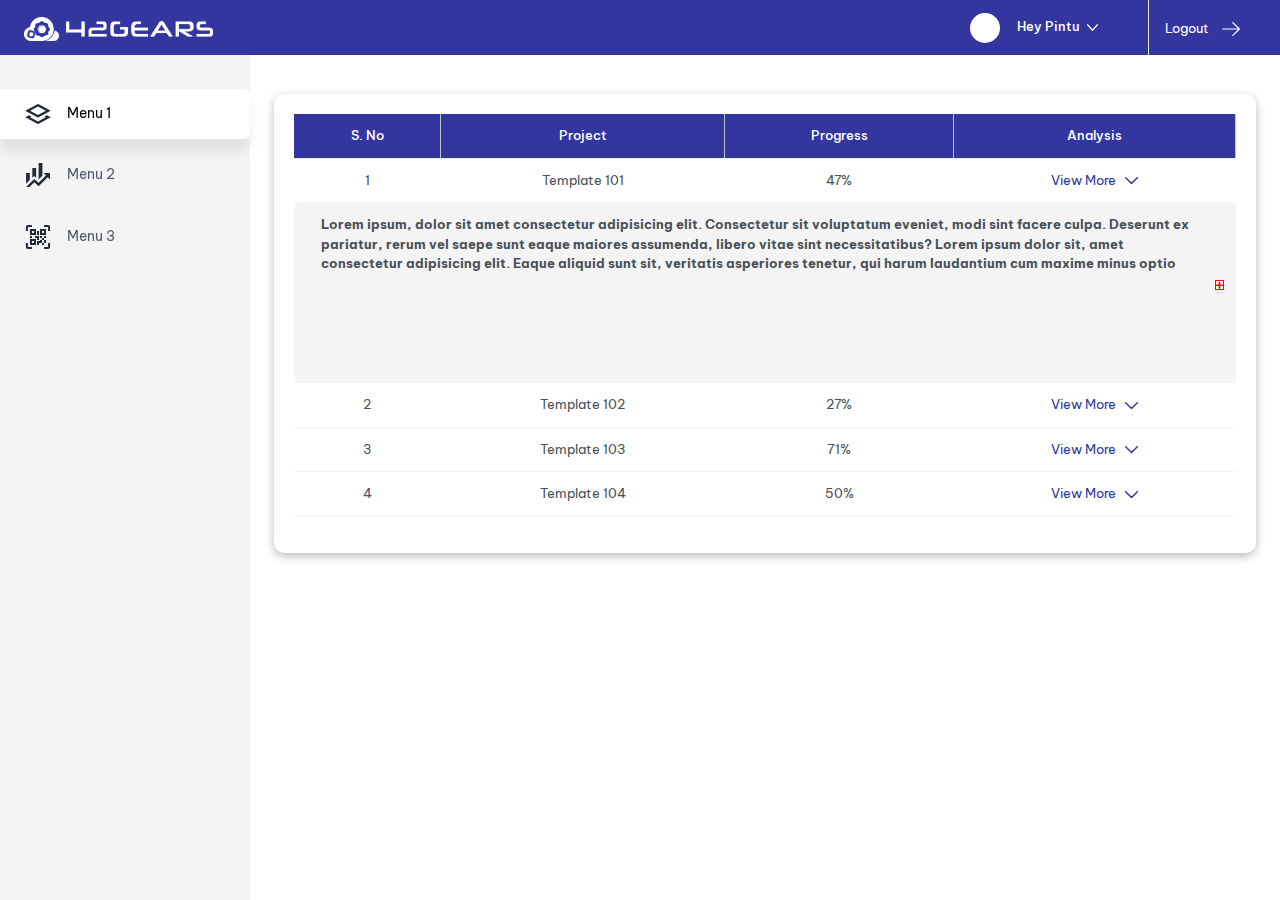
<file: index.html>
<!doctype html>
<html lang="en">

<head>
    <meta charset="utf-8" />
    <title>42gears</title>
    <meta name="viewport" content="width=device-width, initial-scale=1.0">
    <link href="assets/css/bootstrap.min.css" rel="stylesheet" type="text/css" />
    <link href="assets/css/icons.min.css" rel="stylesheet" type="text/css" />
    <link href="assets/css/style.css" rel="stylesheet" type="text/css" />
</head>

<body>

    <div id="layout-wrapper">

        <!-- ------HEADER CODE START------ -->

        <header id="page-topbar">
            <div class="navbar-header">
                <div class="d-flex">
                    <div class="navbar-brand-box">
                        <a href="index.html" class="logo logo-dark">
                            <span class="logo-sm">
                                <img src="assets/images/small-logo.png" alt="" height="30">
                            </span>
                            <span class="logo-lg">
                                <img src="assets/images/logo.png" alt="" height="24">
                            </span>
                        </a>
                        <a href="index.html" class="logo logo-light">
                            <span class="logo-sm">
                                <img src="assets/images/small-logo.png" alt="" height="30">
                            </span>
                            <span class="logo-lg">
                                <img src="assets/images/logo.png" alt="" height="24">
                        </a>
                    </div>
                    <button type="button" class="btn btn-sm px-3 font-size-16 header-item menu-bar" id="vertical-menu-btn">
                        <i class="fa fa-fw fa-bars"></i>
                    </button>
                </div>
        
                <div class="d-flex">
                    <div class="dropdown d-inline-block">
                        <button type="button" class="btn header-item bg-soft-light border-end" id="page-header-user-dropdown"
                            data-bs-toggle="dropdown" aria-haspopup="true" aria-expanded="false">
                            <img class="rounded-circle header-profile-user" src="assets/images/profile.png">
                            <span class="d-none d-xl-inline-block ms-1 fw-medium">Hey Pintu</span>
                            <img class="down-arrow" src="assets/images/Arrow_Down_White.svg">
                        </button>
                        <div class="dropdown-menu dropdown-menu-end">
                            <a class="dropdown-item" href="javascript:void(0);"> Profile</a>
                        </div>
                    </div>
                    <div class="d-inline-block">
                        <a class="dropdown-item logout header-item" href="javascript:void(0);">
                            Logout <img src="assets/images/Logout_Arrow.svg"></a>
                    </div>
                </div>
            </div>
        </header>

        <!-- ------HEADER CODE END------ -->


        <!-- ------ASIDE CODE START------ -->
        <div class="vertical-menu">
            <div data-simplebar class="h-100">
                <div id="sidebar-menu">
                    <ul class="metismenu list-unstyled" id="side-menu">
                        <li>
                            <a href="index.html" class="active">
                                <img src="assets/images/Menu_Icon1.svg">
                                <span data-key="t-dashboard">Menu 1</span>
                            </a>
                        </li>
                        <li>
                            <a href="menu2.html">
                                <img src="assets/images/Menu_Icon2.svg">
                                <span data-key="t-chat">Menu 2</span>
                            </a>
                        </li>
                        <li>
                            <a href="menu3.html">
                                <img src="assets/images/Menu_Icon3.svg">
                                <span data-key="t-chat">Menu 3</span>
                            </a>
                        </li>
                    </ul>
                </div>
            </div>
        </div>
        <!-- ------ASIDE CODE END------ -->



        <!-- ------SECTION CODE START------ -->
        <div class="main-content">
            <div class="page-content">
                <div class="container-fluid">
                    <div class="row">
                        <div class="col-xl-12 col-md-12">
                            <div class="card card-h-100">
                                <div class="card-body">
                                    <div class="table-section">
                                        <table class="table">
                                            <thead>
                                              <tr>
                                                <th>S. No</th>
                                                <th>Project</th>
                                                <th>Progress</th>
                                                <th>Analysis</th>
                                              </tr>
                                            </thead>
                                            <tbody>
                                              
                                                <tr>
                                                <td>1</td>
                                                <td>Template 101</td>
                                                <td>47%</td>
                                                <td><a class="viewmore" href="javascript:void(0);">View More <svg xmlns="http://www.w3.org/2000/svg" viewBox="0 0 18.2 10.1"><g id="Layer_2" data-name="Layer 2"><g id="Layer_1-2" data-name="Layer 1"><polyline class="cls-1" points="17.2 1 9.1 9.1 1 1"/></g></g></svg></a> </td>
                                              </tr>

                                            <tr class="viewtext" style="display: table-row;">
                                                <td colspan="4">
                                                    <p class="text show-more-height">
                                                       Lorem ipsum, dolor sit amet consectetur adipisicing elit. Consectetur sit voluptatum eveniet, modi sint facere culpa. Deserunt ex pariatur, rerum vel saepe sunt eaque maiores assumenda, libero vitae sint necessitatibus? Lorem ipsum dolor sit, amet consectetur adipisicing elit. Eaque aliquid sunt sit, veritatis asperiores tenetur, qui harum laudantium cum maxime minus optio provident cumque quis impedit quos, necessitatibus ipsum est. Lorem ipsum dolor sit amet consectetur adipisicing elit. Sequi, at magni nihil nemo modi blanditiis earum assumenda quod exercitationem veniam sed dicta vitae iure accusamus praesentium voluptas, ducimus quia reiciendis!
                                                       Lorem ipsum, dolor sit amet consectetur adipisicing elit. Consectetur sit voluptatum eveniet, modi sint facere culpa. Deserunt ex pariatur, rerum vel saepe sunt eaque maiores assumenda, libero vitae sint necessitatibus? Lorem ipsum dolor sit, amet consectetur adipisicing elit. Eaque aliquid sunt sit, veritatis asperiores tenetur, qui harum laudantium cum maxime minus optio provident cumque quis impedit quos, necessitatibus ipsum est. Lorem ipsum dolor sit amet consectetur adipisicing elit. Sequi, at magni nihil nemo modi blanditiis earum assumenda quod exercitationem veniam sed dicta vitae iure accusamus praesentium voluptas, ducimus quia reiciendis!
                                                    </p>

                                                    <div class="show-more"><i class='fas fa-plus'></i></div>
                                                </td>
                                            </tr>


                                            <tr>
                                                <td>2</td>
                                                <td>Template 102</td>
                                                <td>27%</td>
                                                <td><a class="viewmore" href="javascript:void(0);">View More <svg xmlns="http://www.w3.org/2000/svg" viewBox="0 0 18.2 10.1"><g id="Layer_2" data-name="Layer 2"><g id="Layer_1-2" data-name="Layer 1"><polyline class="cls-1" points="17.2 1 9.1 9.1 1 1"/></g></g></svg></a> </td>
                                              </tr>
                                              <tr class="viewtext">
                                                <td colspan="4">
                                                    <p class="text show-more-height">
                                                       Lorem ipsum, dolor sit amet consectetur adipisicing elit. Consectetur sit voluptatum eveniet, modi sint facere culpa. Deserunt ex pariatur, rerum vel saepe sunt eaque maiores assumenda, libero vitae sint necessitatibus? Lorem ipsum dolor sit, amet consectetur adipisicing elit. Eaque aliquid sunt sit, veritatis asperiores tenetur, qui harum laudantium cum maxime minus optio provident cumque quis impedit quos, necessitatibus ipsum est. Lorem ipsum dolor sit amet consectetur adipisicing elit. Sequi, at magni nihil nemo modi blanditiis earum assumenda quod exercitationem veniam sed dicta vitae iure accusamus praesentium voluptas, ducimus quia reiciendis!
                                                       Lorem ipsum, dolor sit amet consectetur adipisicing elit. Consectetur sit voluptatum eveniet, modi sint facere culpa. Deserunt ex pariatur, rerum vel saepe sunt eaque maiores assumenda, libero vitae sint necessitatibus? Lorem ipsum dolor sit, amet consectetur adipisicing elit. Eaque aliquid sunt sit, veritatis asperiores tenetur, qui harum laudantium cum maxime minus optio provident cumque quis impedit quos, necessitatibus ipsum est. Lorem ipsum dolor sit amet consectetur adipisicing elit. Sequi, at magni nihil nemo modi blanditiis earum assumenda quod exercitationem veniam sed dicta vitae iure accusamus praesentium voluptas, ducimus quia reiciendis!
                                                    </p>

                                                    <div class="show-more"><i class='fas fa-plus'></i></div>
                                                </td>
                                            </tr>


                                              <tr>
                                                <td>3</td>
                                                <td>Template 103</td>
                                                <td>71%</td>
                                                <td><a class="viewmore" href="javascript:void(0);">View More <svg xmlns="http://www.w3.org/2000/svg" viewBox="0 0 18.2 10.1"><g id="Layer_2" data-name="Layer 2"><g id="Layer_1-2" data-name="Layer 1"><polyline class="cls-1" points="17.2 1 9.1 9.1 1 1"/></g></g></svg></a> </td>
                                              </tr>
                                              <tr class="viewtext">
                                                <td colspan="4">
                                                    <p class="text show-more-height">
                                                       Lorem ipsum, dolor sit amet consectetur adipisicing elit. Consectetur sit voluptatum eveniet, modi sint facere culpa. Deserunt ex pariatur, rerum vel saepe sunt eaque maiores assumenda, libero vitae sint necessitatibus? Lorem ipsum dolor sit, amet consectetur adipisicing elit. Eaque aliquid sunt sit, veritatis asperiores tenetur, qui harum laudantium cum maxime minus optio provident cumque quis impedit quos, necessitatibus ipsum est. Lorem ipsum dolor sit amet consectetur adipisicing elit. Sequi, at magni nihil nemo modi blanditiis earum assumenda quod exercitationem veniam sed dicta vitae iure accusamus praesentium voluptas, ducimus quia reiciendis!
                                                       Lorem ipsum, dolor sit amet consectetur adipisicing elit. Consectetur sit voluptatum eveniet, modi sint facere culpa. Deserunt ex pariatur, rerum vel saepe sunt eaque maiores assumenda, libero vitae sint necessitatibus? Lorem ipsum dolor sit, amet consectetur adipisicing elit. Eaque aliquid sunt sit, veritatis asperiores tenetur, qui harum laudantium cum maxime minus optio provident cumque quis impedit quos, necessitatibus ipsum est. Lorem ipsum dolor sit amet consectetur adipisicing elit. Sequi, at magni nihil nemo modi blanditiis earum assumenda quod exercitationem veniam sed dicta vitae iure accusamus praesentium voluptas, ducimus quia reiciendis!
                                                    </p>

                                                    <div class="show-more"><i class='fas fa-plus'></i></div>
                                                </td>
                                            </tr>

                                              <tr>
                                                <td>4</td>
                                                <td>Template 104</td>
                                                <td>50%</td>
                                                <td><a class="viewmore" href="javascript:void(0);">View More <svg xmlns="http://www.w3.org/2000/svg" viewBox="0 0 18.2 10.1"><g id="Layer_2" data-name="Layer 2"><g id="Layer_1-2" data-name="Layer 1"><polyline class="cls-1" points="17.2 1 9.1 9.1 1 1"/></g></g></svg></a> </td>
                                              </tr>
                                              <tr class="viewtext">
                                                <td colspan="4">
                                                    <p class="text show-more-height">
                                                       Lorem ipsum, dolor sit amet consectetur adipisicing elit. Consectetur sit voluptatum eveniet, modi sint facere culpa. Deserunt ex pariatur, rerum vel saepe sunt eaque maiores assumenda, libero vitae sint necessitatibus? Lorem ipsum dolor sit, amet consectetur adipisicing elit. Eaque aliquid sunt sit, veritatis asperiores tenetur, qui harum laudantium cum maxime minus optio provident cumque quis impedit quos, necessitatibus ipsum est. Lorem ipsum dolor sit amet consectetur adipisicing elit. Sequi, at magni nihil nemo modi blanditiis earum assumenda quod exercitationem veniam sed dicta vitae iure accusamus praesentium voluptas, ducimus quia reiciendis!
                                                       Lorem ipsum, dolor sit amet consectetur adipisicing elit. Consectetur sit voluptatum eveniet, modi sint facere culpa. Deserunt ex pariatur, rerum vel saepe sunt eaque maiores assumenda, libero vitae sint necessitatibus? Lorem ipsum dolor sit, amet consectetur adipisicing elit. Eaque aliquid sunt sit, veritatis asperiores tenetur, qui harum laudantium cum maxime minus optio provident cumque quis impedit quos, necessitatibus ipsum est. Lorem ipsum dolor sit amet consectetur adipisicing elit. Sequi, at magni nihil nemo modi blanditiis earum assumenda quod exercitationem veniam sed dicta vitae iure accusamus praesentium voluptas, ducimus quia reiciendis!
                                                    </p>

                                                    <div class="show-more"><i class='fas fa-plus'></i></div>
                                                </td>
                                            </tr>
                                          
                                             
                                            </tbody>
                                          </table>
                                    </div>
                                </div>
                            </div>
                        </div>
                    </div>
                </div>
            </div>
        </div>
        <!-- ------SECTION CODE END------ -->
    </div>


    <script src="assets/js/jquery.min.js"></script>
    <script src="assets/js/bootstrap.bundle.min.js"></script>
    <script src="assets/js/metisMenu.min.js"></script>
    <script src="assets/js/feather.min.js"></script>
    <script src="assets/js/script.js"></script>

   
</body>

</html>
</file>
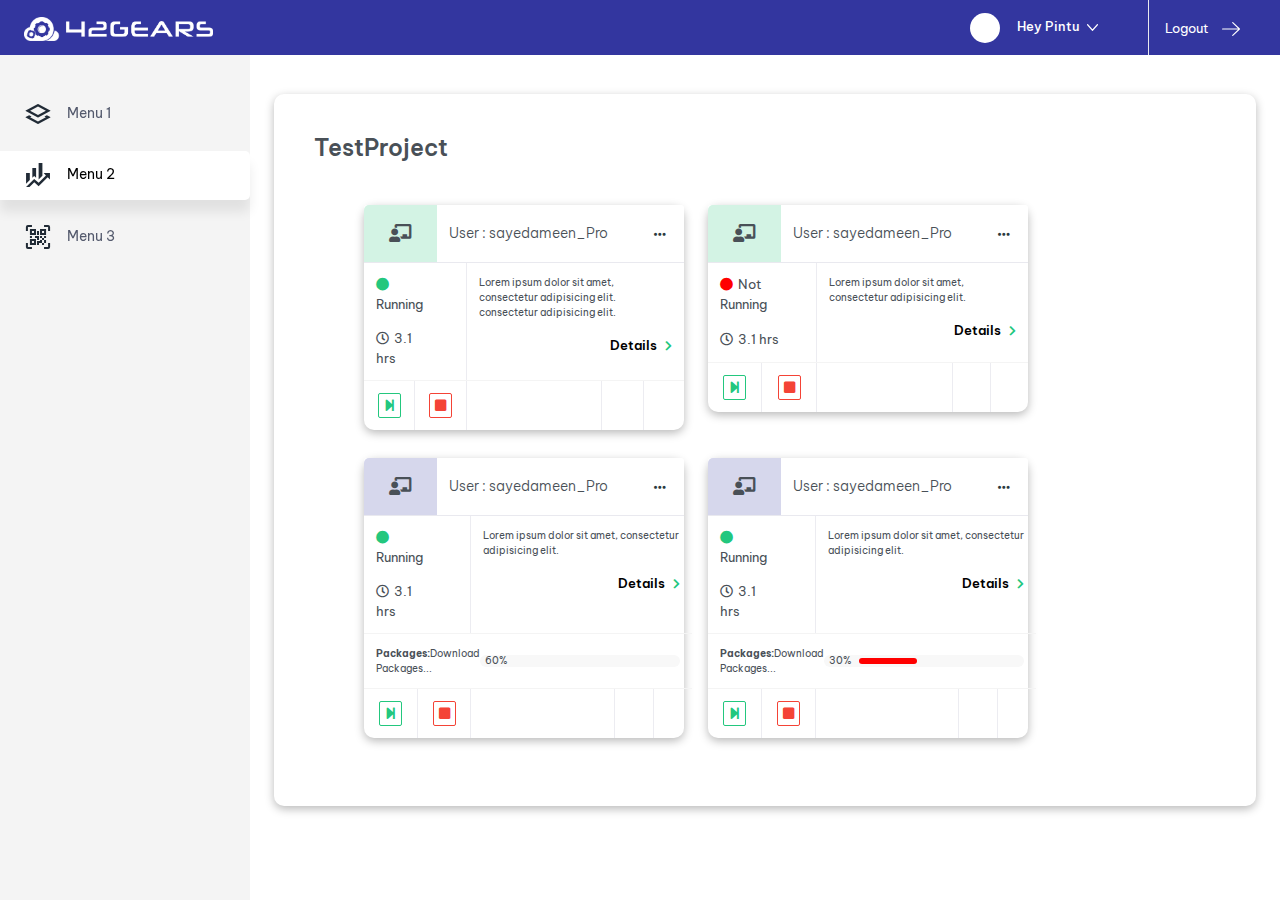
<file: menu2.html>
<!doctype html>
<html lang="en">

<head>
    <meta charset="utf-8" />
    <title>42gears</title>
    <meta name="viewport" content="width=device-width, initial-scale=1.0">
    <link href="assets/css/bootstrap.min.css" rel="stylesheet" type="text/css" />
    <link href="assets/css/icons.min.css" rel="stylesheet" type="text/css" />
    <link href="assets/css/style.css" rel="stylesheet" type="text/css" />
</head>

<body>


    <div id="layout-wrapper">


       <!-- ------HEADER CODE START------ -->
       <header id="page-topbar">
        <div class="navbar-header">
            <div class="d-flex">
                <div class="navbar-brand-box">
                    <a href="index.html" class="logo logo-dark">
                        <span class="logo-sm">
                            <img src="assets/images/small-logo.png" alt="" height="30">
                        </span>
                        <span class="logo-lg">
                            <img src="assets/images/logo.png" alt="" height="24">
                        </span>
                    </a>
                    <a href="index.html" class="logo logo-light">
                        <span class="logo-sm">
                            <img src="assets/images/small-logo.png" alt="" height="30">
                        </span>
                        <span class="logo-lg">
                            <img src="assets/images/logo.png" alt="" height="24">
                    </a>
                </div>
                <button type="button" class="btn btn-sm px-3 font-size-16 header-item menu-bar" id="vertical-menu-btn">
                    <i class="fa fa-fw fa-bars"></i>
                </button>
            </div>
    
            <div class="d-flex">
                <div class="dropdown d-inline-block">
                    <button type="button" class="btn header-item bg-soft-light border-end" id="page-header-user-dropdown"
                        data-bs-toggle="dropdown" aria-haspopup="true" aria-expanded="false">
                        <img class="rounded-circle header-profile-user" src="assets/images/profile.png">
                        <span class="d-none d-xl-inline-block ms-1 fw-medium">Hey Pintu</span>
                        <img class="down-arrow" src="assets/images/Arrow_Down_White.svg">
                    </button>
                    <div class="dropdown-menu dropdown-menu-end">
                        <a class="dropdown-item" href="javascript:void(0);"> Profile</a>
                    </div>
                </div>
                <div class="d-inline-block">
                    <a class="dropdown-item logout header-item" href="javascript:void(0);">
                        Logout <img src="assets/images/Logout_Arrow.svg"></a>
                </div>
            </div>
        </div>
       </header>
      <!-- ------HEADER CODE END------ -->


    <!-- ------ASIDE CODE START------ -->
    <div class="vertical-menu">
        <div data-simplebar class="h-100">
            <div id="sidebar-menu">
                <ul class="metismenu list-unstyled" id="side-menu">
                    <li>
                        <a href="index.html">
                            <img src="assets/images/Menu_Icon1.svg">
                            <span data-key="t-dashboard">Menu 1</span>
                        </a>
                    </li>
                    <li>
                        <a href="menu2.html">
                            <img src="assets/images/Menu_Icon2.svg">
                            <span data-key="t-chat">Menu 2</span>
                        </a>
                    </li>
                    <li>
                        <a href="menu3.html">
                            <img src="assets/images/Menu_Icon3.svg">
                            <span data-key="t-chat">Menu 3</span>
                        </a>
                    </li>
                </ul>
            </div>
        </div>
    </div>
    <!-- ------ASIDE CODE END------ -->





        <div class="main-content">
            <div class="page-content">
                <div class="container-fluid">
                    <div class="row">

                        <div class="col-md-12">
                            <div class="card menu-2 card-h-100 p-4 mb-4">
                                <h3 class="mb-4">TestProject</h3>
                                <div class="row sayedameenbox">
                                  
                                    <div class="col-xl-5 mb-1">
                                        <div class="card">
                                            <div class="card-header menu-2-header align-items-center d-flex">
                                                <div class="icon-menu">
                                                    <i class="fas fa-chalkboard-teacher"></i>
                                                </div>
                                                <h4 class="card-title mb-0 flex-grow-1">User : sayedameen_Pro</h4>
                                                <div class="flex-shrink-0">
                                                    <div class="dropdown align-self-start">
                                                        <a class="dropdown-toggle" href="#" role="button" data-bs-toggle="dropdown" aria-haspopup="true"
                                                            aria-expanded="false">
                                                            <i class="bx bx-dots-horizontal-rounded font-size-18 text-dark"></i>
                                                        </a>
                                                        <div class="dropdown-menu">
                                                            <a class="dropdown-item" href="#"><i class="fas fa-share-alt"></i> Share Project</a>
                                                            <a class="dropdown-item" href="#"><i class="far fa-copy"></i> Copy Project</a>
                                                            <a class="dropdown-item green" href="#"><i class="fas fa-sync"></i> Refresh</a>
                                                            <a class="dropdown-item" href="#"><i class="far fa-file"></i> Logs</a>
                                                            <a class="dropdown-item" href="#"><i class="far fa-edit"></i> Edit</a>
                                                            <a class="dropdown-item red" href="#"><i class="fas fa-trash-alt"></i> Delete</a>
                                                        </div>
                                                    </div>
                                                </div>
                                            </div>
                                            <div class="card-body px-0 pt-0 pb-0">
                                                <div class="">
                                                    <table class="table mb-0">
                                                        <tbody>
                                                            <tr>
                                                                <td colspan="2" style="border-right: 1px solid #ececf1;">
                                                                    <div class="avatar-md me-4">
                                                                        <p><i class="fas fa-circle green"></i>Running</p>
                                                                        <p class="mb-0"><i class="far fa-clock"></i>3.1 hrs</p>
                                                                    </div>
                                                                </td>
                                    
                                                                <td colspan="5">
                                                                    <div>
                                                                        <div class="dummy-text">
                                                                            <p>Lorem ipsum dolor sit amet, consectetur adipisicing elit. consectetur adipisicing elit.</p>
                                                                        </div>
                                                                        <p class="text-muted">Details <i class="fas fa-chevron-right"></i></p>
                                                                    </div>
                                                                </td>
                                                            </tr>
                                    
                                                            <tr>
                                                                <td class="bottom-tr">
                                                                    <div class="play-icon">
                                                                        <i class="fas fa-step-forward"></i>
                                                                    </div>
                                                                </td>
                                                                <td class="bottom-tr">
                                                                    <div class="stop-icon">
                                                                        <i class="fas fa-stop"></i>
                                                                    </div>
                                                                </td>
                                                                <td colspan="3" class="bottom-tr" style="width: 108px;"></td>
                                                                <td class="bottom-tr"></td>
                                                                <td style="border-bottom-width: 0px;"></td>
                                                            </tr>
                                                        </tbody>
                                                    </table>
                                                </div>
                                            </div>
                                        </div>
                                    </div>

                                    <div class="col-xl-5 mb-1">
                                        <div class="card">
                                            <div class="card-header menu-2-header align-items-center d-flex">
                                                <div class="icon-menu">
                                                    <i class="fas fa-chalkboard-teacher"></i>
                                                </div>
                                                <h4 class="card-title mb-0 flex-grow-1">User : sayedameen_Pro</h4>
                                                <div class="flex-shrink-0">
                                                    <div class="dropdown align-self-start">
                                                        <a class="dropdown-toggle" href="#" role="button" data-bs-toggle="dropdown" aria-haspopup="true"
                                                            aria-expanded="false">
                                                            <i class="bx bx-dots-horizontal-rounded font-size-18 text-dark"></i>
                                                        </a>
                                                        <div class="dropdown-menu">
                                                            <a class="dropdown-item" href="#"><i class="fas fa-share-alt"></i> Share Project</a>
                                                            <a class="dropdown-item" href="#"><i class="far fa-copy"></i> Copy Project</a>
                                                            <a class="dropdown-item green" href="#"><i class="fas fa-sync"></i> Refresh</a>
                                                            <a class="dropdown-item" href="#"><i class="far fa-file"></i> Logs</a>
                                                            <a class="dropdown-item" href="#"><i class="far fa-edit"></i> Edit</a>
                                                            <a class="dropdown-item red" href="#"><i class="fas fa-trash-alt"></i> Delete</a>
                                                        </div>
                                                    </div>
                                                </div>
                                            </div>
                                            <div class="card-body px-0 pt-0 pb-0">
                                                <div class="">
                                                    <table class="table mb-0">
                                                        <tbody>
                                                            <tr>
                                                                <td colspan="2" style="border-right: 1px solid #ececf1;">
                                                                    <div class="avatar-md">
                                                                        <p><i class="fas fa-circle red"></i>Not Running</p>
                                                                        <p class="mb-0"><i class="far fa-clock"></i>3.1 hrs</p>
                                                                    </div>
                                                                </td>
                                    
                                                                <td colspan="5">
                                                                    <div>
                                                                        <div class="dummy-text">
                                                                            <p>Lorem ipsum dolor sit amet, consectetur adipisicing elit. </p>
                                                                        </div>
                                                                        <p class="text-muted">Details <i class="fas fa-chevron-right"></i></p>
                                                                    </div>
                                                                </td>
                                                            </tr>
                                    
                                                            <tr>
                                                                <td class="bottom-tr">
                                                                    <div class="play-icon">
                                                                        <i class="fas fa-step-forward"></i>
                                                                    </div>
                                                                </td>
                                                                <td class="bottom-tr">
                                                                    <div class="stop-icon">
                                                                        <i class="fas fa-stop"></i>
                                                                    </div>
                                                                </td>
                                                                <td colspan="3" class="bottom-tr" style="width: 108px;"></td>
                                                                <td class="bottom-tr"></td>
                                                                <td style="border-bottom-width: 0px;"></td>
                                                            </tr>
                                                        </tbody>
                                                    </table>
                                                </div>
                                            </div>
                                        </div>
                                    </div>

                                    <div class="col-xl-5 mb-1">
                                        <div class="card">
                                            <div class="card-header menu-2-header align-items-center d-flex">
                                                <div class="icon-menu" style="background:#d6d7ec">
                                                    <i class="fas fa-chalkboard-teacher"></i>
                                                </div>
                                                <h4 class="card-title mb-0 flex-grow-1">User : sayedameen_Pro</h4>
                                                <div class="flex-shrink-0">
                                                    <div class="dropdown align-self-start">
                                                        <a class="dropdown-toggle" href="#" role="button" data-bs-toggle="dropdown" aria-haspopup="true"
                                                            aria-expanded="false">
                                                            <i class="bx bx-dots-horizontal-rounded font-size-18 text-dark"></i>
                                                        </a>
                                                        <div class="dropdown-menu">
                                                            <a class="dropdown-item" href="#"><i class="fas fa-share-alt"></i> Share Project</a>
                                                            <a class="dropdown-item" href="#"><i class="far fa-copy"></i> Copy Project</a>
                                                            <a class="dropdown-item green" href="#"><i class="fas fa-sync"></i> Refresh</a>
                                                            <a class="dropdown-item" href="#"><i class="far fa-file"></i> Logs</a>
                                                            <a class="dropdown-item" href="#"><i class="far fa-edit"></i> Edit</a>
                                                            <a class="dropdown-item red" href="#"><i class="fas fa-trash-alt"></i> Delete</a>
                                                        </div>
                                                    </div>
                                                </div>
                                            </div>
                                            <div class="card-body px-0 pt-0 pb-0">
                                                <div class="">
                                                    <table class="table mb-0">
                                                        <tbody>
                                                            <tr>
                                                                <td colspan="2" style="border-right: 1px solid #ececf1;">
                                                                    <div class="avatar-md me-4">
                                                                        <p><i class="fas fa-circle green"></i>Running</p>
                                                                        <p class="mb-0"><i class="far fa-clock"></i>3.1 hrs</p>
                                                                    </div>
                                                                </td>
                                    
                                                                <td colspan="5">
                                                                    <div>
                                                                        <div class="dummy-text">
                                                                            <p>Lorem ipsum dolor sit amet, consectetur adipisicing elit.</p>
                                                                        </div>
                                                                        <p class="text-muted">Details <i class="fas fa-chevron-right"></i></p>
                                                                    </div>
                                                                </td>

                                                              
                                                            </tr>

                                                            <tr>
                                                                <td colspan="7">
                                                                    <div class="packages-down">
                                                                        <div class="Packages">
                                                                            <p><b>Packages:</b>Download Packages...</p>
                                                                        </div>
                                                                        <div class="per">
                                                                            <div class="progress">60%
                                                                                <div class="progress-value"></div>
                                                                              </div>
                                                                        </div>
                                                                    </div>
                                                                </td>
                                                            </tr>
                                    
                                                            <tr>
                                                                <td class="bottom-tr">
                                                                    <div class="play-icon">
                                                                        <i class="fas fa-step-forward"></i>
                                                                    </div>
                                                                </td>
                                                                <td class="bottom-tr">
                                                                    <div class="stop-icon">
                                                                        <i class="fas fa-stop"></i>
                                                                    </div>
                                                                </td>
                                                                <td colspan="3" class="bottom-tr" style="width: 108px;"></td>
                                                                <td class="bottom-tr"></td>
                                                                <td style="border-bottom-width: 0px;"></td>
                                                            </tr>
                                                        </tbody>
                                                    </table>
                                                </div>
                                            </div>
                                        </div>
                                    </div>

                                    <div class="col-xl-5 mb-1">
                                        <div class="card">
                                            <div class="card-header menu-2-header align-items-center d-flex">
                                                <div class="icon-menu" style="background:#d6d7ec">
                                                    <i class="fas fa-chalkboard-teacher"></i>
                                                </div>
                                                <h4 class="card-title mb-0 flex-grow-1">User : sayedameen_Pro</h4>
                                                <div class="flex-shrink-0">
                                                    <div class="dropdown align-self-start">
                                                        <a class="dropdown-toggle" href="#" role="button" data-bs-toggle="dropdown" aria-haspopup="true"
                                                            aria-expanded="false">
                                                            <i class="bx bx-dots-horizontal-rounded font-size-18 text-dark"></i>
                                                        </a>
                                                        <div class="dropdown-menu">
                                                            <a class="dropdown-item" href="#"><i class="fas fa-share-alt"></i> Share Project</a>
                                                            <a class="dropdown-item" href="#"><i class="far fa-copy"></i> Copy Project</a>
                                                            <a class="dropdown-item green" href="#"><i class="fas fa-sync"></i> Refresh</a>
                                                            <a class="dropdown-item" href="#"><i class="far fa-file"></i> Logs</a>
                                                            <a class="dropdown-item" href="#"><i class="far fa-edit"></i> Edit</a>
                                                            <a class="dropdown-item red" href="#"><i class="fas fa-trash-alt"></i> Delete</a>
                                                        </div>
                                                    </div>
                                                </div>
                                            </div>
                                            <div class="card-body px-0 pt-0 pb-0">
                                                <div class="">
                                                    <table class="table mb-0">
                                                        <tbody>
                                                            <tr>
                                                                <td colspan="2" style="border-right: 1px solid #ececf1;">
                                                                    <div class="avatar-md me-4">
                                                                        <p><i class="fas fa-circle green"></i>Running</p>
                                                                        <p class="mb-0"><i class="far fa-clock"></i>3.1 hrs</p>
                                                                    </div>
                                                                </td>
                                    
                                                                <td colspan="5">
                                                                    <div>
                                                                        <div class="dummy-text">
                                                                            <p>Lorem ipsum dolor sit amet, consectetur adipisicing elit.</p>
                                                                        </div>
                                                                        <p class="text-muted">Details <i class="fas fa-chevron-right"></i></p>
                                                                    </div>
                                                                </td>
                                                            </tr>

                                                            <tr>
                                                                <td colspan="7">
                                                                    <div class="packages-down">
                                                                        <div class="Packages">
                                                                            <p><b>Packages:</b>Download Packages...</p>
                                                                        </div>
                                                                        <div class="per">
                                                                            <div class="progress">30%
                                                                                <div class="progress-value red" style="background: red;"></div>
                                                                              </div>
                                                                        </div>
                                                                    </div>
                                                                </td>
                                                            </tr>
                                    
                                                            <tr>
                                                                <td class="bottom-tr">
                                                                    <div class="play-icon">
                                                                        <i class="fas fa-step-forward"></i>
                                                                    </div>
                                                                </td>
                                                                <td class="bottom-tr">
                                                                    <div class="stop-icon">
                                                                        <i class="fas fa-stop"></i>
                                                                    </div>
                                                                </td>
                                                                <td colspan="3" class="bottom-tr" style="width: 108px;"></td>
                                                                <td class="bottom-tr"></td>
                                                                <td style="border-bottom-width: 0px;"></td>
                                                            </tr>
                                                        </tbody>
                                                    </table>
                                                </div>
                                            </div>
                                        </div>
                                    </div>

                                 
                                    



                                </div>
                            </div>
                        </div>



                    </div>
                </div>
            </div>
        </div>
    </div>










    <script src="assets/js/jquery.min.js"></script>
    <script src="assets/js/bootstrap.bundle.min.js"></script>
    <script src="assets/js/metisMenu.min.js"></script>
    <script src="assets/js/feather.min.js"></script>
    <script src="assets/js/script.js"></script>
</body>
</html>
</file>
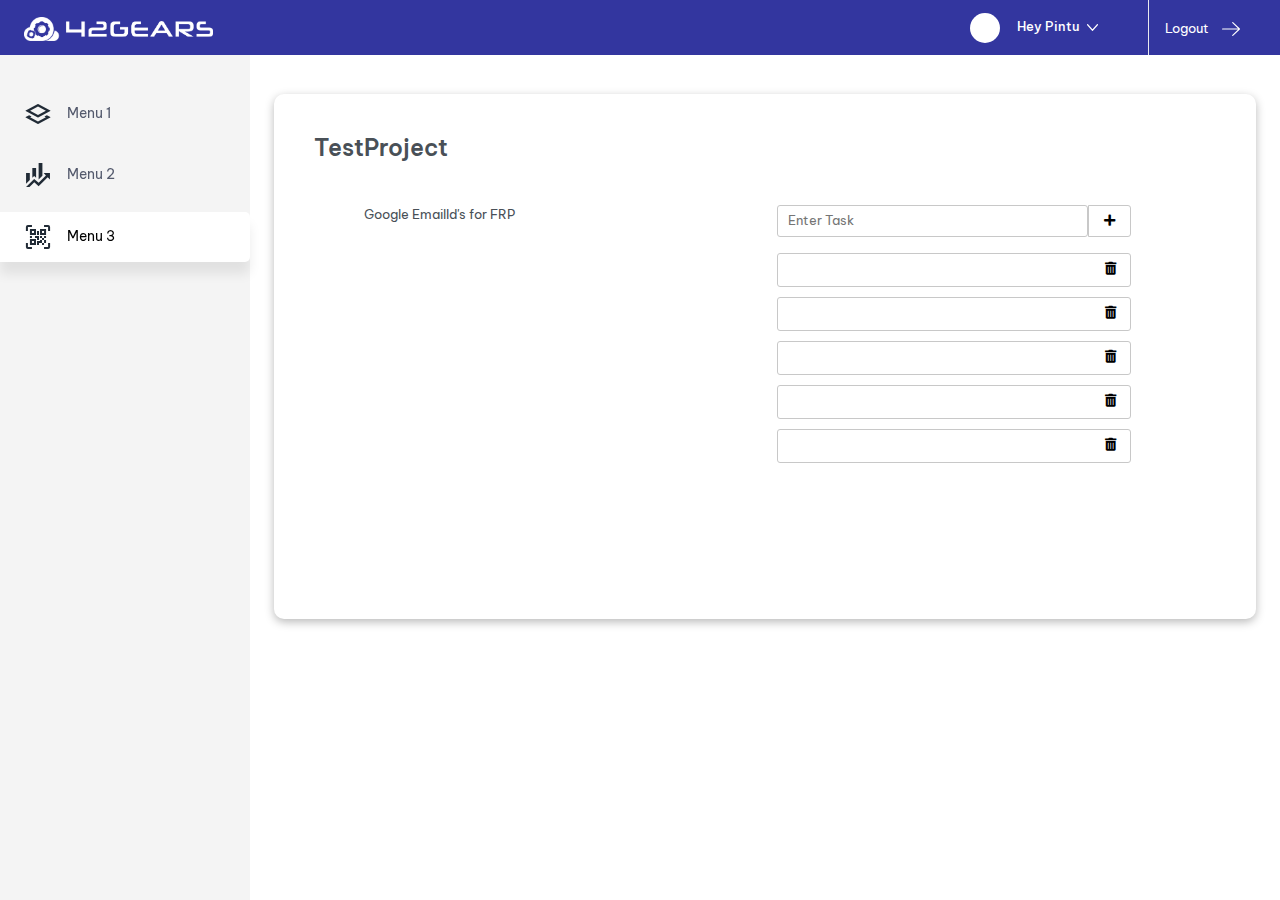
<file: menu3.html>
<!doctype html>
<html lang="en">
<head>
        <meta charset="utf-8" />
        <title>42gears</title>
        <meta name="viewport" content="width=device-width, initial-scale=1.0">
        <link href="assets/css/bootstrap.min.css" rel="stylesheet" type="text/css" />
        <link href="assets/css/icons.min.css" rel="stylesheet" type="text/css" />
        <link href="assets/css/style.css" rel="stylesheet" type="text/css" />
    </head>
    <body>

        <div id="layout-wrapper">
         
         <!-- ------HEADER CODE START------ -->

         <header id="page-topbar">
            <div class="navbar-header">
                <div class="d-flex">
                    <div class="navbar-brand-box">
                        <a href="index.html" class="logo logo-dark">
                            <span class="logo-sm">
                                <img src="assets/images/small-logo.png" alt="" height="30">
                            </span>
                            <span class="logo-lg">
                                <img src="assets/images/logo.png" alt="" height="24">
                            </span>
                        </a>
                        <a href="index.html" class="logo logo-light">
                            <span class="logo-sm">
                                <img src="assets/images/small-logo.png" alt="" height="30">
                            </span>
                            <span class="logo-lg">
                                <img src="assets/images/logo.png" alt="" height="24">
                        </a>
                    </div>
                    <button type="button" class="btn btn-sm px-3 font-size-16 header-item menu-bar" id="vertical-menu-btn">
                        <i class="fa fa-fw fa-bars"></i>
                    </button>
                </div>
        
                <div class="d-flex">
                    <div class="dropdown d-inline-block">
                        <button type="button" class="btn header-item bg-soft-light border-end" id="page-header-user-dropdown"
                            data-bs-toggle="dropdown" aria-haspopup="true" aria-expanded="false">
                            <img class="rounded-circle header-profile-user" src="assets/images/profile.png">
                            <span class="d-none d-xl-inline-block ms-1 fw-medium">Hey Pintu</span>
                            <img class="down-arrow" src="assets/images/Arrow_Down_White.svg">
                        </button>
                        <div class="dropdown-menu dropdown-menu-end">
                            <a class="dropdown-item" href="javascript:void(0);"> Profile</a>
                        </div>
                    </div>
                    <div class="d-inline-block">
                        <a class="dropdown-item logout header-item" href="javascript:void(0);">
                            Logout <img src="assets/images/Logout_Arrow.svg"></a>
                    </div>
                </div>
            </div>
        </header>

        <!-- ------HEADER CODE END------ -->


        <!-- ------ASIDE CODE START------ -->
        <div class="vertical-menu">
            <div data-simplebar class="h-100">
                <div id="sidebar-menu">
                    <ul class="metismenu list-unstyled" id="side-menu">
                        <li>
                            <a href="index.html">
                                <img src="assets/images/Menu_Icon1.svg">
                                <span data-key="t-dashboard">Menu 1</span>
                            </a>
                        </li>
                        <li>
                            <a href="menu2.html">
                                <img src="assets/images/Menu_Icon2.svg">
                                <span data-key="t-chat">Menu 2</span>
                            </a>
                        </li>
                        <li>
                            <a href="menu3.html">
                                <img src="assets/images/Menu_Icon3.svg">
                                <span data-key="t-chat">Menu 3</span>
                            </a>
                        </li>
                    </ul>
                </div>
            </div>
        </div>
        <!-- ------ASIDE CODE END------ -->



          <!-- ------SECTION CODE START------ -->
          <div class="main-content">
            <div class="page-content">
                <div class="container-fluid">
                    <div class="row">

                        <div class="col-md-12">
                            <div class="card menu-2 card-h-100 p-4 mb-4">
                                <h3 class="mb-4">TestProject</h3>
                                <div class="row sayedameenbox">
                                  
                                    <div class="col-xl-6">
                                      <div class="google-head">
                                          <p>Google EmailId's for FRP</p>
                                      </div>
                                    </div>


                                    <div class="col-xl-6">
                                        <div class="todolist">
                                            <input type="text" id="enter_task" placeholder="Enter Task">
                                           
                                            <button type="submit" id="add"> <i class="fas fa-plus"></i></button>
                                            <p>
                                                <ul id="todo_list">
                                                    <li><button type="submit" class="done delete" value="Delete"><i class="fas fa-trash-alt"></i></button></li>
                                                    <li><button type="submit" class="done delete" value="Delete"><i class="fas fa-trash-alt"></i></button></li>
                                                    <li><button type="submit" class="done delete" value="Delete"><i class="fas fa-trash-alt"></i></button></li>
                                                    <li><button type="submit" class="done delete" value="Delete"><i class="fas fa-trash-alt"></i></button></li>
                                                    <li><button type="submit" class="done delete" value="Delete"><i class="fas fa-trash-alt"></i></button></li>
                                                </ul>
                                            </p>
                                        </div>
                                    </div>
                                </div>
                            </div>
                        </div>



                    </div>
                </div>
            </div>
        </div>
              <!-- ------SECTION CODE END------ -->
        </div>
       

        
       
       
      


 

        <script src="assets/js/jquery.min.js"></script>
        <script src="assets/js/bootstrap.bundle.min.js"></script>
        <script src="assets/js/metisMenu.min.js"></script>
        <script src="assets/js/feather.min.js"></script>
        <script src="assets/js/script.js"></script>

        <script>
           


        </script>
    </body>
</html>
</file>
<file: assets/css/style.css>
@import url(https://fonts.googleapis.com/css2?family=Be+Vietnam+Pro:wght@300;400;500;600;700&amp;display=swap);
body[data-layout-mode=dark] {
    background-color: #191e22;
    color: #ced4da
}

#page-topbar {
    position: fixed;
    top: 0;
    right: 0;
    left: 0;
    z-index: 1002;
    background-color: #33369f;
    border-bottom: 0px solid #e9e9ef;
}

.navbar-header {
    display: -webkit-box;
    display: -ms-flexbox;
    display: flex;
    -ms-flex-pack: justify;
    -webkit-box-pack: justify;
    justify-content: space-between;
    -webkit-box-align: center;
    -ms-flex-align: center;
    align-items: center;
    margin: 0 auto;
    height: 55px;
    padding: 0 24px 0 0
}

.navbar-header .dropdown .show.header-item {
    background-color: #f8f9fa
}

.navbar-brand-box {
    padding: 0 1.5rem;
    width: 250px;
    background: #33369f00;
    border-right: 1px solid #33369f00;
}


.bg-soft-light {
    background-color: rgb(51 54 159 / 0%)!important;
}


.logo {
    line-height: 69px;
    color: inherit !important
}

.logo .logo-sm {
    display: none
}

.logo-txt {
    font-weight: 700;
    font-size: 18px;
    vertical-align: middle;
    margin-left: 5px;
    text-transform: uppercase
}

.logo-light {
    display: none
}

body:not([data-sidebar-size=sm]) #vertical-menu-btn {
    margin-left: -52px;
    margin-right: 20px
}

@media (max-width:991.98px) {
    body:not([data-sidebar-size=sm]) #vertical-menu-btn {
        margin-left: 0
    }
}

.app-search {
    padding: calc(30px / 2) 0;
    position: relative
}

.app-search .form-control {
    border: none;
    height: 40px;
    padding-left: 17px;
    padding-right: 50px;
    background-color: #f3f3f9;
    -webkit-box-shadow: none;
    box-shadow: none
}

.app-search .btn {
    position: absolute;
    right: 3px;
    top: 3px;
    height: 34px;
    padding: 0 10px
}

.layout-mode-light {
    display: none
}

body[data-layout-mode=dark] .layout-mode-dark {
    display: none
}

body[data-layout-mode=dark] .layout-mode-light {
    display: inline-block
}

.megamenu-list li {
    position: relative;
    padding: 5px 0
}

.megamenu-list li a {
    color: #ffffff;
}



.page-content {
    padding: calc(70px + 24px) calc(24px / 2) 60px calc(24px / 2)
}

.logout{
    line-height: 44px;
}
.header-item {
    height: 55px;
    -webkit-box-shadow: none !important;
    box-shadow: none !important;
    color: #ffffff;
    border: 0;
    border-radius: 0
}

.header-item:hover {
    color: #ffffff;
}

.header-profile-user {
    height: 30px;
    width: 30px;
    background-color: #ffffff;
    padding: 3px;
    margin-right: 10px;
}

.noti-icon i {
    font-size: 22px;
    color: #555b6d
}

.noti-icon .badge {
    position: absolute;
    top: 12px;
    right: 4px
}

.notification-item .d-flex {
    padding: .75rem 1rem
}

.notification-item .d-flex:hover {
    background-color: #f8f9fa
}

ul.metismenu li img {
    width: 28px;
    margin-right: 12px;
}


.dropdown-icon-item {
    display: block;
    border-radius: 3px;
    line-height: 34px;
    text-align: center;
    padding: 15px 0 9px;
    display: block;
    color: #74788d
}

.dropdown-icon-item img {
    height: 24px
}

.dropdown-icon-item span {
    display: block;
    overflow: hidden;
    text-overflow: ellipsis;
    white-space: nowrap
}

.dropdown-icon-item:hover {
    background-color: #f8f9fa
}

.fullscreen-enable [data-toggle=fullscreen] .bx-fullscreen::before {
    content: "\ea3f"
}

body[data-topbar=dark] #page-topbar {
    background-color: #1c84ee;
    border-color: #1c84ee;
    -webkit-box-shadow: 0 .2rem .5rem rgba(18, 38, 63, .3);
    box-shadow: 0 .2rem .5rem rgba(18, 38, 63, .3)
}

body[data-topbar=dark] .navbar-brand-box {
    background-color: #1c84ee;
    border-color: #1c84ee
}

body[data-topbar=dark] .navbar-brand-box .logo {
    color: #fff !important
}

body[data-topbar=dark] .navbar-header .dropdown .show.header-item {
    background-color: rgba(255, 255, 255, .05)
}

body[data-topbar=dark] .navbar-header .waves-effect .waves-ripple {
    background: rgba(255, 255, 255, .4)
}

body[data-topbar=dark] .header-item {
    color: #e9ecef
}

body[data-topbar=dark] .header-item:hover {
    color: #e9ecef
}

body[data-topbar=dark] .header-item.border-end,
body[data-topbar=dark] .header-item.border-start {
    border-color: rgba(255, 255, 255, .1) !important
}

body[data-topbar=dark] .header-item.bg-soft-light {
    background-color: rgba(255, 255, 255, .04) !important
}

body[data-topbar=dark] .header-profile-user {
    background-color: rgba(255, 255, 255, .25)
}

body[data-topbar=dark] .noti-icon i {
    color: #e9ecef
}

body[data-topbar=dark] .logo-dark {
    display: none
}

body[data-topbar=dark] .logo-light {
    display: block
}

body[data-topbar=dark] .app-search .form-control {
    background-color: rgba(243, 243, 249, .1);
    color: #fff
}

body[data-topbar=dark] .app-search input.form-control::-webkit-input-placeholder,
body[data-topbar=dark] .app-search span {
    color: rgba(255, 255, 255, .5)
}

@media (max-width:600px) {
    .navbar-header .dropdown {
        position: static
    }
    .navbar-header .dropdown .dropdown-menu {
        left: 10px !important;
        right: 10px !important
    }
}

@media (max-width:380px) {
    .navbar-brand-box {
        display: none
    }
}

body[data-layout=horizontal] #page-topbar {
    -webkit-box-shadow: none;
    box-shadow: none
}

body[data-layout=horizontal] .navbar-brand-box {
    width: auto;
    border: 0;
    background-color: transparent;
    -webkit-box-shadow: none;
    box-shadow: none
}

@media (min-width:992px) {
    body[data-layout=horizontal] .navbar-brand-box {
        padding-left: 0;
        margin-right: 10px
    }
}

body[data-layout=horizontal] .page-content {
    margin-top: 70px;
    padding: calc(55px + 24px) calc(24px / 2) 60px calc(24px / 2)
}

@media (min-width:992px) {
    body[data-layout=horizontal] .navbar-header {
        padding-left: 24px;
        padding-right: 24px
    }
}

body[data-layout=horizontal][data-sidebar=dark] .navbar-brand-box {
    background-color: transparent;
    -webkit-box-shadow: none;
    box-shadow: none
}

@media (max-width:992px) {
    body[data-layout=horizontal] .page-content {
        margin-top: 15px
    }
}

body[data-layout-mode=dark] .header-item.border-end,
body[data-layout-mode=dark] .header-item.border-start {
    border-color: rgba(255, 255, 255, .1) !important
}

body[data-layout-mode=dark] .header-item.bg-soft-light {
    background-color: rgba(255, 255, 255, .04) !important
}

body[data-layout-mode=dark] #page-topbar {
    background-color: #282f36;
    border-color: #282f36
}

body[data-layout-mode=dark] .app-search .form-control {
    color: #adb5bd;
    background-color: #2f373f;
    border: 1px solid #2f373f
}

body[data-layout-mode=dark] .notification-item .d-flex:hover {
    background-color: #2d343c
}

body[data-layout-mode=dark] .dropdown-icon-item {
    color: #adb5bd
}

body[data-layout-mode=dark] .dropdown-icon-item:hover {
    background-color: #30373f
}

@media (min-width:992px) {
    body[data-layout-mode=dark][data-sidebar=light][data-topbar=light] .navbar-brand-box .logo {
        color: #2b3940 !important
    }
    body[data-layout-mode=dark][data-sidebar=light][data-topbar=light] #vertical-menu-btn {
        color: #2b3940
    }
}

body[data-layout-mode=dark][data-topbar=light] .navbar-brand-box {
    background: #fff;
    border-right: none;
    -webkit-box-shadow: none;
    box-shadow: none
}

body[data-layout-mode=dark][data-topbar=light] .navbar-brand-box .logo {
    color: #2b3940 !important
}

body[data-layout-mode=dark][data-topbar=light] .logo-light {
    display: none
}

body[data-layout-mode=dark][data-topbar=light] .logo-dark {
    display: block
}

body[data-layout-mode=dark][data-topbar=light] #vertical-menu-btn {
    color: #2b3940 !important
}

body[data-layout-mode=dark][data-topbar=light] .header-item {
    color: #555b6d
}

body[data-layout-mode=dark][data-topbar=light] .header-item:hover {
    color: #555b6d
}

body[data-layout-mode=dark][data-topbar=light] .header-item.border-end,
body[data-layout-mode=dark][data-topbar=light] .header-item.border-start {
    border-color: rgba(43, 57, 64, .1) !important
}

body[data-layout-mode=dark][data-topbar=light] .header-item.bg-soft-light {
    background-color: rgba(43, 57, 64, .04) !important
}

body[data-layout-mode=dark][data-topbar=light] #page-topbar {
    background-color: #fff;
    border-color: #f6f6f6
}

body[data-layout-mode=dark][data-topbar=light] .dropdown-icon-item {
    color: #adb5bd
}

body[data-layout-mode=dark][data-topbar=light] .dropdown-icon-item:hover {
    background-color: #f6f6f6
}

body[data-layout-mode=dark][data-topbar=light] .app-search .form-control {
    color: #adb5bd;
    background-color: #efeff3;
    border: 1px solid #f6f6f6
}

body[data-layout-mode=dark][data-topbar=light] .header-profile-user {
    background-color: #74788d
}

body[data-layout-mode=dark][data-topbar=light] .noti-icon i {
    color: #555b6d
}

body[data-layout-mode=dark][data-topbar=light] .notification-item .d-flex:hover {
    background-color: #f8f9fa
}

.page-title-box {
    padding-bottom: 24px
}

.page-title-box .breadcrumb {
    background-color: transparent;
    padding: 0
}

.footer {
    bottom: 0;
    padding: 20px calc(24px / 2);
    position: absolute;
    right: 0;
    color: #74788d;
    left: 250px;
    height: 60px;
    background-color: #fff;
    border-top: 1px solid #e9e9ef
}

@media (max-width:991.98px) {
    .footer {
        left: 0
    }
}

body[data-sidebar-size=sm] .footer {
    left: 70px
}

@media (max-width:991.98px) {
    body[data-sidebar-size=sm] .footer {
        left: 0
    }
}

body[data-layout=horizontal] .footer {
    left: 0 !important
}

body[data-layout-mode=dark] .footer {
    background-color: #242a30;
    color: #adb5bd;
    border-color: #293037
}

body {
    background-color: #ffffff !important;
}

.header-item img.down-arrow {
    width: 11px;
    margin-left: 5px;
}

.logout img {
    width: 18px;
    margin-left: 10px;
}
a.dropdown-item.logout.header-item:hover {
    background: #33369f00;
}
.dropdown.d-inline-block .border-end {
    border-right: 1px solid #e9e9ef!important;
    padding-right: 50px;
}

.right-bar {
    background-color: #fff;
    -webkit-box-shadow: 0 0 24px 0 rgba(0, 0, 0, .06), 0 1px 0 0 rgba(0, 0, 0, .02);
    box-shadow: 0 0 24px 0 rgba(0, 0, 0, .06), 0 1px 0 0 rgba(0, 0, 0, .02);
    display: block;
    position: fixed;
    -webkit-transition: all .2s ease-out;
    transition: all .2s ease-out;
    width: 300px;
    z-index: 9999;
    float: right !important;
    right: -310px;
    top: 0;
    bottom: 0
}

.right-bar .right-bar-toggle {
    background-color: #394c55;
    height: 24px;
    width: 24px;
    line-height: 24px;
    display: block;
    color: #e9e9ef;
    text-align: center;
    border-radius: 50%
}

.right-bar .right-bar-toggle:hover {
    background-color: #3f545f
}

.rightbar-overlay {
    background-color: rgba(43, 57, 64, .55);
    position: absolute;
    left: 0;
    right: 0;
    top: 0;
    bottom: 0;
    display: none;
    z-index: 9998;
    -webkit-transition: all .2s ease-out;
    transition: all .2s ease-out
}

.right-bar-enabled .right-bar {
    right: 0
}

.right-bar-enabled .rightbar-overlay {
    display: block
}

@media (max-width:767.98px) {
    .right-bar {
        overflow: auto
    }
    .right-bar .slimscroll-menu {
        height: auto !important
    }
}

body[data-layout-mode=dark] .right-bar {
    background-color: #242a30
}

.metismenu {
    margin: 0
}

.metismenu li {
    display: block;
    width: 100%
}

.metismenu .mm-collapse {
    display: none
}

.metismenu .mm-collapse:not(.mm-show) {
    display: none
}

.metismenu .mm-collapse.mm-show {
    display: block
}

.metismenu .mm-collapsing {
    position: relative;
    height: 0;
    overflow: hidden;
    -webkit-transition-timing-function: ease;
    transition-timing-function: ease;
    -webkit-transition-duration: .35s;
    transition-duration: .35s;
    -webkit-transition-property: height, visibility;
    transition-property: height, visibility
}

.vertical-menu {
    width: 250px;
    z-index: 1001;
    background: #f4f4f4;
    bottom: 0;
    margin-top: 0;
    position: fixed;
    top: 54px;
    border-right: 0px solid transparent;
   
   
}

.main-content {
    margin-left: 250px;
    overflow: hidden
}

.main-content .content {
    padding: 0 15px 10px 15px;
    margin-top: 70px
}

.dropdown-item:focus{
  color: white;
    background-color: #f8f9fa00;
}

#sidebar-menu {
    padding: 35px 0 0px 0;
}

#sidebar-menu .mm-active>.has-arrow:after {
    -webkit-transform: rotate(90deg);
    transform: rotate(90deg)
}

.metismenu li {
    margin-bottom: 12px;
}

.card {
    margin-bottom: 24px;
    box-shadow: 0 3px 10px rgb(0 0 0 / 28%);
    border-radius: 10px;
}


#sidebar-menu .has-arrow:after {
    content: "\F0142";
    font-family: 'Material Design Icons';
    display: block;
    float: right;
    -webkit-transition: -webkit-transform .2s;
    transition: -webkit-transform .2s;
    transition: transform .2s;
    transition: transform .2s, -webkit-transform .2s;
    font-size: 1.1rem;
    margin-right: -5px;
    margin-top: -2px
}

#sidebar-menu ul li a {
    display: block;
    padding: .675rem 1.5rem;
    color: #545a6d;
    position: relative;
    font-size: .845rem;
    -webkit-transition: all .4s;
    transition: all .4s
}

#sidebar-menu ul li a i {
    display: inline-block;
    min-width: 1.75rem;
    padding-bottom: .125em;
    font-size: 1.25rem;
    line-height: 1.40625rem;
    vertical-align: middle;
    color: #545a6d;
    -webkit-transition: all .4s;
    transition: all .4s
}

#sidebar-menu ul li a svg {
    height: 18px;
    width: 18px;
    color: #545a6d;
    margin-right: 10px;
    margin-top: -3px
}

#sidebar-menu ul li a:hover {
    color: #000000 !important
}

#sidebar-menu ul li a.active {
    background: white;
    border-radius: 0px 5px 5px 0px;
    box-shadow: 0 0.75rem 0.75rem rgb(0 0 0 / 8%);
}

#sidebar-menu ul li a:hover i {
    color: #000000 !important
}

#sidebar-menu ul li a:hover svg {
    color: #000000 !important
}

#sidebar-menu ul li .badge {
    margin-top: 4px
}

#sidebar-menu ul li ul.sub-menu {
    padding: 0
}

#sidebar-menu ul li ul.sub-menu li a {
    padding: .425rem 1.5rem .425rem 3.5rem;
    font-size: .825rem;
    color: #545a6d
}

#sidebar-menu ul li ul.sub-menu li a:hover {
    color: #1c84ee
}

#sidebar-menu ul li ul.sub-menu li ul.sub-menu {
    padding: 0
}

#sidebar-menu ul li ul.sub-menu li ul.sub-menu li a {
    padding: .4rem 1.5rem .4rem 4.5rem;
    font-size: 13px
}

.menu-title {
    padding: 12px 20px !important;
    pointer-events: none;
    cursor: default;
    font-size: 12px;
    color: #545a6d;
    font-weight: 500
}

.mm-active>a {
    color: #000000 !important
}

.mm-active>a i {
    color: #000000 !important
}

.mm-active>a svg {
    color: #000000 !important
}

.mm-active .active {
    color: #000000 !important
}

.mm-active .active i {
    color: #000000 !important
}

.mm-active .active svg {
    color: #000000 !important
}

.mm-active>i {
    color: #000000 !important
}

.sidebar-alert {
    background-color: rgba(28, 132, 238, .1) !important
}

.sidebar-alert .alertcard-title {
    color: #000000 !important
}

@media (max-width:992px) {
    .vertical-menu {
        display: none
    }
    .main-content {
        margin-left: 0 !important
    }
    body.sidebar-enable .vertical-menu {
        display: block
    }
}

body[data-sidebar-size=sm] {
    min-height: 1000px
}

body[data-sidebar-size=sm] .main-content {
    margin-left: 70px
}

body[data-sidebar-size=sm] .navbar-brand-box {
    width: 70px !important
}

body[data-sidebar-size=sm] .logo span.logo-lg {
    display: none
}

body[data-sidebar-size=sm] .logo span.logo-sm {
    display: block
}

body[data-sidebar-size=sm] .vertical-menu {
    position: absolute;
    width: 70px !important;
    z-index: 5
}

body[data-sidebar-size=sm] .vertical-menu .simplebar-content-wrapper,
body[data-sidebar-size=sm] .vertical-menu .simplebar-mask {
    overflow: visible !important
}

body[data-sidebar-size=sm] .vertical-menu .simplebar-scrollbar {
    display: none !important
}

body[data-sidebar-size=sm] .vertical-menu .simplebar-offset {
    bottom: 0 !important
}

body[data-sidebar-size=sm] .vertical-menu #sidebar-menu .badge,
body[data-sidebar-size=sm] .vertical-menu #sidebar-menu .menu-title,
body[data-sidebar-size=sm] .vertical-menu #sidebar-menu .sidebar-alert {
    display: none !important
}

body[data-sidebar-size=sm] .vertical-menu #sidebar-menu .nav.collapse {
    height: inherit !important
}

body[data-sidebar-size=sm] .vertical-menu #sidebar-menu>ul>li {
    position: relative;
    white-space: nowrap
}

body[data-sidebar-size=sm] .vertical-menu #sidebar-menu>ul>li>a {
    padding: 15px 20px;
    -webkit-transition: none;
    transition: none
}

body[data-sidebar-size=sm] .vertical-menu #sidebar-menu>ul>li>a:active,
body[data-sidebar-size=sm] .vertical-menu #sidebar-menu>ul>li>a:focus,
body[data-sidebar-size=sm] .vertical-menu #sidebar-menu>ul>li>a:hover {
    color: #1c84ee
}

body[data-sidebar-size=sm] .vertical-menu #sidebar-menu>ul>li>a i {
    font-size: 1.45rem;
    margin-left: 4px
}

body[data-sidebar-size=sm] .vertical-menu #sidebar-menu>ul>li>a svg {
    height: 18px;
    width: 18px;
    margin-left: 6px
}

body[data-sidebar-size=sm] .vertical-menu #sidebar-menu>ul>li>a span {
    display: none;
    padding-left: 25px
}

body[data-sidebar-size=sm] .vertical-menu #sidebar-menu>ul>li>a.has-arrow:after {
    display: none
}

body[data-sidebar-size=sm] .vertical-menu #sidebar-menu>ul>li:hover>a {
    position: relative;
    width: calc(190px + 70px);
    color: #1c84ee;
    background-color: #f5f5f5;
    -webkit-transition: none;
    transition: none
}

body[data-sidebar-size=sm] .vertical-menu #sidebar-menu>ul>li:hover>a i {
    color: #1c84ee
}

body[data-sidebar-size=sm] .vertical-menu #sidebar-menu>ul>li:hover>a svg {
    color: #1c84ee
}

body[data-sidebar-size=sm] .vertical-menu #sidebar-menu>ul>li:hover>a span {
    display: inline
}

body[data-sidebar-size=sm] .vertical-menu #sidebar-menu>ul>li:hover>ul {
    display: block;
    left: 70px;
    position: absolute;
    width: 190px;
    height: auto !important;
    -webkit-box-shadow: 0 .5rem 1rem rgba(0, 0, 0, .1);
    box-shadow: 0 .5rem 1rem rgba(0, 0, 0, .1)
}

body[data-sidebar-size=sm] .vertical-menu #sidebar-menu>ul>li:hover>ul ul {
    -webkit-box-shadow: 0 .5rem 1rem rgba(0, 0, 0, .1);
    box-shadow: 0 .5rem 1rem rgba(0, 0, 0, .1)
}

body[data-sidebar-size=sm] .vertical-menu #sidebar-menu>ul>li:hover>ul a {
    -webkit-box-shadow: none;
    box-shadow: none;
    padding: 8px 20px;
    position: relative;
    width: 190px;
    z-index: 6;
    color: #545a6d
}

body[data-sidebar-size=sm] .vertical-menu #sidebar-menu>ul>li:hover>ul a:hover {
    color: #1c84ee
}

body[data-sidebar-size=sm] .vertical-menu #sidebar-menu>ul ul {
    padding: 5px 0;
    z-index: 9999;
    display: none;
    background-color: #fff
}

body[data-sidebar-size=sm] .vertical-menu #sidebar-menu>ul ul li:hover>ul {
    display: block;
    left: 190px;
    height: auto !important;
    margin-top: -36px;
    position: absolute;
    width: 190px;
    padding: 5px 0
}

body[data-sidebar-size=sm] .vertical-menu #sidebar-menu>ul ul li>a span.pull-right {
    position: absolute;
    right: 20px;
    top: 12px;
    -webkit-transform: rotate(270deg);
    transform: rotate(270deg)
}

body[data-sidebar-size=sm] .vertical-menu #sidebar-menu>ul ul li.active a {
    color: #f8f9fa
}

body[data-sidebar-size=sm] #sidebar-menu .mm-active>.has-arrow:after {
    -webkit-transform: rotate(0);
    transform: rotate(0)
}

body[data-sidebar=dark] .navbar-brand-box {
    background: #242a30;
    -webkit-box-shadow: 0 3px 1px #242a30;
    box-shadow: 0 3px 1px #242a30;
    border-color: #242a30
}

body[data-sidebar=dark] .navbar-brand-box .logo {
    color: #fff !important
}

body[data-sidebar=dark] .logo-dark {
    display: none
}

body[data-sidebar=dark] .logo-light {
    display: block
}

body[data-sidebar=dark] .vertical-menu {
    background: #242a30;
    border-color: #242a30
}

@media (min-width:992px) {
    body[data-sidebar=dark] #vertical-menu-btn {
        color: #e9ecef
    }
}

body[data-sidebar=dark] #sidebar-menu ul li a {
    color: #99a4b1
}

body[data-sidebar=dark] #sidebar-menu ul li a i {
    color: #858d98
}

body[data-sidebar=dark] #sidebar-menu ul li a svg {
    color: #858d98
}

body[data-sidebar=dark] #sidebar-menu ul li a:hover {
    color: #fff
}

body[data-sidebar=dark] #sidebar-menu ul li a:hover i {
    color: #fff
}

body[data-sidebar=dark] #sidebar-menu ul li a:hover svg {
    color: #fff
}

body[data-sidebar=dark] #sidebar-menu ul li ul.sub-menu li a {
    color: #858d98
}

body[data-sidebar=dark] #sidebar-menu ul li ul.sub-menu li a:hover {
    color: #fff
}

body[data-sidebar=dark][data-sidebar-size=sm][data-topbar=dark] #vertical-menu-btn {
    color: #e9ecef
}

body[data-sidebar=dark][data-sidebar-size=sm] #vertical-menu-btn {
    color: #555b6d
}

body[data-sidebar=dark][data-sidebar-size=sm] .vertical-menu #sidebar-menu>ul>li:hover>a {
    background: #282f36;
    color: #fff
}

body[data-sidebar=dark][data-sidebar-size=sm] .vertical-menu #sidebar-menu>ul>li:hover>a i {
    color: #fff
}

body[data-sidebar=dark][data-sidebar-size=sm] .vertical-menu #sidebar-menu>ul>li:hover>a svg {
    color: #fff
}

body[data-sidebar=dark][data-sidebar-size=sm] .vertical-menu #sidebar-menu>ul>li:hover>ul a {
    color: #858d98
}

body[data-sidebar=dark][data-sidebar-size=sm] .vertical-menu #sidebar-menu>ul>li:hover>ul a:hover {
    color: #fff
}

body[data-sidebar=dark][data-sidebar-size=sm] .vertical-menu #sidebar-menu>ul ul {
    background-color: #242a30
}

body[data-sidebar=dark][data-sidebar-size=sm] .vertical-menu #sidebar-menu ul li.mm-active .active {
    color: #fff !important
}

body[data-sidebar=dark][data-sidebar-size=sm] .vertical-menu #sidebar-menu ul li.mm-active .active i {
    color: #fff !important
}

body[data-sidebar=dark] .mm-active {
    color: #fff !important
}

body[data-sidebar=dark] .mm-active>a {
    color: #fff !important
}

body[data-sidebar=dark] .mm-active>a i {
    color: #fff !important
}

body[data-sidebar=dark] .mm-active>a svg {
    color: #fff !important
}

body[data-sidebar=dark] .mm-active>i {
    color: #fff !important
}

body[data-sidebar=dark] .mm-active .active {
    color: #fff !important
}

body[data-sidebar=dark] .mm-active .active i {
    color: #fff !important
}

body[data-sidebar=dark] .mm-active .active svg {
    color: #fff !important
}

body[data-sidebar=dark] .menu-title {
    color: #858d98
}

body[data-sidebar=dark][data-sidebar-size=md] #sidebar-menu ul li.menu-title {
    background-color: #282f36
}

body[data-layout=horizontal] .main-content {
    margin-left: 0 !important
}

body[data-sidebar-size=md] .navbar-brand-box {
    width: 160px
}

@media (max-width:991.98px) {
    body[data-sidebar-size=md] .navbar-brand-box {
        width: auto
    }
}

body[data-sidebar-size=md] .vertical-menu {
    width: 160px;
    text-align: center
}

body[data-sidebar-size=md] .vertical-menu .badge,
body[data-sidebar-size=md] .vertical-menu .has-arrow:after,
body[data-sidebar-size=md] .vertical-menu .sidebar-alert {
    display: none !important
}

body[data-sidebar-size=md] .main-content {
    margin-left: 160px
}

body[data-sidebar-size=md] .footer {
    left: 160px
}

@media (max-width:991.98px) {
    body[data-sidebar-size=md] .footer {
        left: 0
    }
}

body[data-sidebar-size=md] #sidebar-menu ul li a svg {
    display: block;
    margin: 0 auto 4px
}

body[data-sidebar-size=md] #sidebar-menu ul li ul.sub-menu li a {
    padding-left: 1.5rem
}

body[data-sidebar-size=md] #sidebar-menu ul li ul.sub-menu li ul.sub-menu li a {
    padding-left: 1.5rem
}

body[data-sidebar-size=md][data-sidebar-size=sm] .main-content {
    margin-left: 70px
}

body[data-sidebar-size=md][data-sidebar-size=sm] .vertical-menu #sidebar-menu {
    text-align: left
}

body[data-sidebar-size=md][data-sidebar-size=sm] .vertical-menu #sidebar-menu>ul>li>a svg {
    display: inline-block
}

body[data-sidebar-size=md][data-sidebar-size=sm] .footer {
    left: 70px
}

body[data-sidebar=brand] .vertical-menu {
    background-color: #1c84ee
}

body[data-sidebar=brand] .navbar-brand-box {
    background-color: #1c84ee;
    -webkit-box-shadow: 0 1px 0 #1c84ee;
    box-shadow: 0 1px 0 #1c84ee
}

body[data-sidebar=brand] .navbar-brand-box .logo-dark {
    display: none
}

body[data-sidebar=brand] .navbar-brand-box .logo-light {
    display: block
}

body[data-sidebar=brand] .navbar-brand-box .logo {
    color: #fff !important
}

body[data-sidebar=brand] .mm-active {
    color: #fff !important
}

body[data-sidebar=brand] .mm-active>a {
    color: #fff !important
}

body[data-sidebar=brand] .mm-active>a i {
    color: #fff !important
}

body[data-sidebar=brand] .mm-active>a svg {
    color: #fff !important
}

body[data-sidebar=brand] .mm-active .active {
    color: #fff !important
}

body[data-sidebar=brand] .mm-active .active svg {
    color: #fff !important
}

@media (min-width:992px) {
    body[data-sidebar=brand] #vertical-menu-btn {
        color: #e9ecef
    }
}

body[data-sidebar=brand] #sidebar-menu ul li.menu-title {
    color: rgba(255, 255, 255, .6)
}

body[data-sidebar=brand] #sidebar-menu ul li a {
    color: rgba(255, 255, 255, .6)
}

body[data-sidebar=brand] #sidebar-menu ul li a i {
    color: rgba(255, 255, 255, .6)
}

body[data-sidebar=brand] #sidebar-menu ul li a svg {
    color: rgba(255, 255, 255, .6)
}

body[data-sidebar=brand] #sidebar-menu ul li a.waves-effect .waves-ripple {
    background: rgba(255, 255, 255, .1)
}

body[data-sidebar=brand] #sidebar-menu ul li a:hover {
    color: #fff
}

body[data-sidebar=brand] #sidebar-menu ul li a:hover i {
    color: #fff
}

body[data-sidebar=brand] #sidebar-menu ul li ul.sub-menu li a {
    color: rgba(255, 255, 255, .5)
}

body[data-sidebar=brand] #sidebar-menu ul li ul.sub-menu li a:hover {
    color: #fff
}

body[data-sidebar=brand] .sidebar-alert {
    background-color: rgba(255, 255, 255, .1);
    color: rgba(255, 255, 255, .5)
}

body[data-sidebar=brand] .sidebar-alert .alertcard-title {
    color: #fff
}

body[data-sidebar=brand][data-sidebar-size=sm][data-topbar=dark] #vertical-menu-btn {
    color: #e9ecef
}

body[data-sidebar=brand][data-sidebar-size=sm] #vertical-menu-btn {
    color: #555b6d
}

body[data-sidebar=brand][data-sidebar-size=sm] .vertical-menu #sidebar-menu>ul>li:hover>a {
    background-color: #2589ef;
    color: #fff
}

body[data-sidebar=brand][data-sidebar-size=sm] .vertical-menu #sidebar-menu>ul>li:hover>a i,
body[data-sidebar=brand][data-sidebar-size=sm] .vertical-menu #sidebar-menu>ul>li:hover>a svg {
    color: #fff
}

body[data-sidebar=brand][data-sidebar-size=sm] .vertical-menu #sidebar-menu ul li.mm-active .active {
    color: #fff !important
}

body[data-sidebar=brand][data-sidebar-size=sm] .vertical-menu #sidebar-menu ul li ul.sub-menu li a:hover {
    color: #1c84ee
}

body[data-sidebar=brand][data-sidebar-size=sm] .vertical-menu #sidebar-menu ul li ul.sub-menu li.mm-active {
    color: #1c84ee !important
}

body[data-sidebar=brand][data-sidebar-size=sm] .vertical-menu #sidebar-menu ul li ul.sub-menu li.mm-active>a {
    color: #1c84ee !important
}

body[data-layout-mode=dark][data-sidebar=brand] .navbar-brand-box,
body[data-layout-mode=dark][data-sidebar=brand] .vertical-menu,
body[data-layout-mode=dark][data-sidebar=dark] .navbar-brand-box,
body[data-layout-mode=dark][data-sidebar=dark] .vertical-menu {
    border-color: transparent
}

body[data-layout-mode=dark][data-sidebar=light] .sidebar-alert {
    background-color: rgba(28, 132, 238, .1);
    color: #495057
}

body[data-layout-mode=dark][data-sidebar=light] .sidebar-alert .alertcard-title {
    color: #1c84ee
}

[dir=rtl] #sidebar-menu .has-arrow:after {
    content: "\F0141"
}

.topnav {
    background: #fff;
    padding: 0 calc(24px / 2);
    margin-top: 70px;
    position: fixed;
    left: 0;
    right: 0;
    z-index: 100;
    -webkit-box-shadow: 0 .25rem .75rem rgba(18, 38, 63, .08);
    box-shadow: 0 .25rem .75rem rgba(18, 38, 63, .08)
}

@media (min-width:992px) {
    .topnav {
        background: #fff
    }
}

.topnav .topnav-menu {
    margin: 0;
    padding: 0
}

.topnav .navbar-nav .nav-link {
    font-size: 14.4px;
    position: relative;
    padding: 1rem 1.3rem;
    color: #545a6d
}

.topnav .navbar-nav .nav-link i {
    font-size: 15px
}

.topnav .navbar-nav .nav-link svg {
    height: 16px;
    width: 16px;
    color: #545a6d;
    margin-right: 7px;
    margin-top: -3px
}

.topnav .navbar-nav .nav-link:focus,
.topnav .navbar-nav .nav-link:hover {
    color: #1c84ee;
    background-color: transparent
}

.topnav .navbar-nav .nav-link:focus svg,
.topnav .navbar-nav .nav-link:hover svg {
    color: #1c84ee
}

.topnav .navbar-nav .dropdown-item {
    color: #545a6d
}

.topnav .navbar-nav .dropdown-item.active,
.topnav .navbar-nav .dropdown-item:hover {
    color: #1c84ee
}

.topnav .navbar-nav .nav-item .nav-link.active {
    color: #1c84ee
}

.topnav .navbar-nav .nav-item .nav-link.active svg {
    color: #1c84ee
}

.topnav .navbar-nav .dropdown.active>a {
    color: #1c84ee;
    background-color: transparent
}

.topnav .navbar-nav .dropdown.active>a svg {
    color: #1c84ee
}

.topnav .menu-title {
    padding: 12px 24px !important
}

@media (max-width:991.98px) {
    .topnav .menu-title {
        padding: 12px 16px !important
    }
}

@media (min-width:1200px) {
    body[data-layout=horizontal] .container-fluid,
    body[data-layout=horizontal] .navbar-header {
        max-width: 85%
    }
}

@media (min-width:992px) {
    .topnav .navbar-nav .nav-item:first-of-type .nav-link {
        padding-left: 0
    }
    .topnav .dropdown-item {
        padding: .5rem 1.5rem;
        min-width: 180px
    }
    .topnav .dropdown.mega-dropdown .mega-dropdown-menu {
        left: 0;
        right: auto
    }
    .topnav .dropdown .dropdown-menu {
        margin-top: 0;
        border-radius: 0 0 .25rem .25rem
    }
    .topnav .dropdown .dropdown-menu .arrow-down::after {
        right: 15px;
        -webkit-transform: rotate(-135deg) translateY(-50%);
        transform: rotate(-135deg) translateY(-50%);
        position: absolute
    }
    .topnav .dropdown .dropdown-menu .dropdown .dropdown-menu {
        position: absolute;
        top: 0 !important;
        left: 100%;
        display: none
    }
    .topnav .dropdown:hover>.dropdown-menu {
        display: block
    }
    .topnav .dropdown:hover>.dropdown-menu>.dropdown:hover>.dropdown-menu {
        display: block
    }
    .navbar-toggle {
        display: none
    }
}

.arrow-down {
    display: inline-block
}

.arrow-down:after {
    border-color: initial;
    border-style: solid;
    border-width: 0 0 1px 1px;
    content: "";
    height: .4em;
    display: inline-block;
    right: 5px;
    top: 50%;
    margin-left: 10px;
    -webkit-transform: rotate(-45deg) translateY(-50%);
    transform: rotate(-45deg) translateY(-50%);
    -webkit-transform-origin: top;
    transform-origin: top;
    -webkit-transition: all .3s ease-out;
    transition: all .3s ease-out;
    width: .4em
}

@media (max-width:1199.98px) {
    .topnav-menu .navbar-nav li:last-of-type .dropdown .dropdown-menu {
        right: 100%;
        left: auto
    }
}

@media (max-width:991.98px) {
    .navbar-brand-box .logo-dark {
        display: block
    }
    .navbar-brand-box .logo-dark span.logo-sm {
        display: block
    }
    .navbar-brand-box .logo-light {
        display: none
    }
    .topnav {
        max-height: 360px;
        overflow-y: auto;
        padding: 0
    }
    .topnav .navbar-nav .nav-link {
        padding: .75rem 1.1rem
    }
    .topnav .dropdown .dropdown-menu {
        background-color: transparent;
        border: none;
        -webkit-box-shadow: none;
        box-shadow: none;
        padding-left: 24px
    }
    .topnav .dropdown .dropdown-menu.dropdown-mega-menu-xl {
        width: auto
    }
    .topnav .dropdown .dropdown-menu.dropdown-mega-menu-xl .row {
        margin: 0
    }
    .topnav .dropdown .dropdown-item {
        position: relative;
        background-color: transparent
    }
    .topnav .dropdown .dropdown-item.active,
    .topnav .dropdown .dropdown-item:active {
        color: #1c84ee
    }
    .topnav .arrow-down::after {
        right: 15px;
        position: absolute
    }
}

body[data-layout=horizontal][data-topbar=colored] #page-topbar {
    background-color: #1c84ee;
    -webkit-box-shadow: none;
    box-shadow: none
}

body[data-layout=horizontal][data-topbar=colored] .logo-dark {
    display: none
}

body[data-layout=horizontal][data-topbar=colored] .logo-light {
    display: block
}

body[data-layout=horizontal][data-topbar=colored] .app-search .form-control {
    background-color: rgba(243, 243, 249, .07);
    color: #fff
}

body[data-layout=horizontal][data-topbar=colored] .app-search input.form-control::-webkit-input-placeholder,
body[data-layout=horizontal][data-topbar=colored] .app-search span {
    color: rgba(255, 255, 255, .5)
}

body[data-layout=horizontal][data-topbar=colored] .header-item {
    color: #e9ecef
}

body[data-layout=horizontal][data-topbar=colored] .header-item:hover {
    color: #e9ecef
}

body[data-layout=horizontal][data-topbar=colored] .navbar-header .dropdown .show.header-item {
    background-color: rgba(255, 255, 255, .1)
}

body[data-layout=horizontal][data-topbar=colored] .navbar-header .waves-effect .waves-ripple {
    background: rgba(255, 255, 255, .4)
}

body[data-layout=horizontal][data-topbar=colored] .noti-icon i {
    color: #e9ecef
}

@media (min-width:992px) {
    body[data-layout=horizontal][data-topbar=colored] .topnav {
        background-color: #1c84ee
    }
    body[data-layout=horizontal][data-topbar=colored] .topnav .navbar-nav .nav-link {
        color: rgba(255, 255, 255, .6)
    }
    body[data-layout=horizontal][data-topbar=colored] .topnav .navbar-nav .nav-link:focus,
    body[data-layout=horizontal][data-topbar=colored] .topnav .navbar-nav .nav-link:hover {
        color: rgba(255, 255, 255, .9)
    }
    body[data-layout=horizontal][data-topbar=colored] .topnav .navbar-nav>.dropdown.active>a {
        color: rgba(255, 255, 255, .9) !important
    }
}

body[data-layout-mode=dark] .topnav {
    background-color: #232a30
}

body[data-layout-mode=dark] .topnav .navbar-nav .nav-link {
    color: #99a4b1
}

body[data-layout-mode=dark] .topnav .navbar-nav .nav-link svg {
    height: 16px;
    width: 16px;
    color: #99a4b1;
    fill: rgba(153, 164, 177, .2);
    margin-right: 7px;
    margin-top: -3px
}

body[data-layout-mode=dark] .topnav .navbar-nav .nav-link:focus,
body[data-layout-mode=dark] .topnav .navbar-nav .nav-link:hover {
    color: #fff;
    background-color: transparent
}

body[data-layout-mode=dark] .topnav .navbar-nav .nav-link:focus svg,
body[data-layout-mode=dark] .topnav .navbar-nav .nav-link:hover svg {
    color: #fff;
    fill: rgba(255, 255, 255, .2)
}

body[data-layout-mode=dark] .topnav .navbar-nav .dropdown-item {
    color: #99a4b1
}

body[data-layout-mode=dark] .topnav .navbar-nav .dropdown-item.active,
body[data-layout-mode=dark] .topnav .navbar-nav .dropdown-item:hover {
    color: #fff
}

body[data-layout-mode=dark] .topnav .navbar-nav .nav-item .nav-link.active {
    color: #fff
}

body[data-layout-mode=dark] .topnav .navbar-nav .dropdown.active>a {
    color: #fff;
    background-color: transparent
}

body[data-layout-mode=dark] .topnav .navbar-nav .dropdown.active>a svg {
    color: #fff;
    fill: rgba(255, 255, 255, .2)
}

body[data-layout-mode=dark] .topnav .menu-title {
    color: rgba(153, 164, 177, .6)
}

body[data-layout-size=boxed] {
    background-color: #f0f0f0
}

body[data-layout-size=boxed] #layout-wrapper {
    background-color: #f4f5f8;
    max-width: 1300px;
    margin: 0 auto;
    -webkit-box-shadow: 0 .25rem .75rem rgba(18, 38, 63, .08);
    box-shadow: 0 .25rem .75rem rgba(18, 38, 63, .08);
    min-height: 100vh
}

body[data-layout-size=boxed] #page-topbar {
    max-width: 1300px;
    margin: 0 auto
}

body[data-layout-size=boxed] .footer {
    margin: 0 auto;
    max-width: calc(1300px - 250px)
}

@media (min-width:992px) {
    body[data-layout-size=boxed][data-sidebar-size=sm] #layout-wrapper {
        min-height: 1200px
    }
}

body[data-layout-size=boxed][data-sidebar-size=sm] .footer {
    max-width: calc(1300px - 70px)
}

body[data-layout-size=boxed][data-sidebar-size=md] .footer {
    max-width: calc(1300px - 160px)
}

body[data-layout=horizontal][data-layout-size=boxed] #layout-wrapper,
body[data-layout=horizontal][data-layout-size=boxed] #page-topbar,
body[data-layout=horizontal][data-layout-size=boxed] .footer {
    max-width: 100%
}

body[data-layout=horizontal][data-layout-size=boxed] .container-fluid,
body[data-layout=horizontal][data-layout-size=boxed] .navbar-header {
    max-width: 1300px
}

@media (min-width:992px) {
    body[data-layout-scrollable=true] #page-topbar,
    body[data-layout-scrollable=true] .vertical-menu {
        position: absolute
    }
}

@media (min-width:992px) {
    body[data-layout-scrollable=true][data-layout=horizontal] #page-topbar,
    body[data-layout-scrollable=true][data-layout=horizontal] .topnav {
        position: absolute
    }
}

body[data-layout-mode=dark][data-layout-size=boxed] {
    background-color: #2d343c
}

body[data-layout-mode=dark][data-layout-size=boxed] #layout-wrapper {
    background-color: #191e22
}

/*!
 * Waves v0.7.6
 * http://fian.my.id/Waves 
 * 
 * Copyright 2014-2018 Alfiana E. Sibuea and other contributors 
 * Released under the MIT license 
 * https://github.com/fians/Waves/blob/master/LICENSE */

.waves-effect {
    position: relative;
    cursor: pointer;
    display: inline-block;
    overflow: hidden;
    -webkit-user-select: none;
    -moz-user-select: none;
    -ms-user-select: none;
    user-select: none;
    -webkit-tap-highlight-color: transparent
}

.waves-effect .waves-ripple {
    position: absolute;
    border-radius: 50%;
    width: 100px;
    height: 100px;
    margin-top: -50px;
    margin-left: -50px;
    opacity: 0;
    background: rgba(0, 0, 0, .2);
    background: radial-gradient(rgba(0, 0, 0, .2) 0, rgba(0, 0, 0, .3) 40%, rgba(0, 0, 0, .4) 50%, rgba(0, 0, 0, .5) 60%, rgba(255, 255, 255, 0) 70%);
    -webkit-transition: all .5s ease-out;
    transition: all .5s ease-out;
    -webkit-transition-property: -webkit-transform, opacity;
    -webkit-transition-property: opacity, -webkit-transform;
    transition-property: opacity, -webkit-transform;
    transition-property: transform, opacity;
    transition-property: transform, opacity, -webkit-transform;
    -webkit-transform: scale(0) translate(0, 0);
    transform: scale(0) translate(0, 0);
    pointer-events: none
}

.waves-effect.waves-light .waves-ripple {
    background: rgba(255, 255, 255, .4);
    background: radial-gradient(rgba(255, 255, 255, .2) 0, rgba(255, 255, 255, .3) 40%, rgba(255, 255, 255, .4) 50%, rgba(255, 255, 255, .5) 60%, rgba(255, 255, 255, 0) 70%)
}

.waves-effect.waves-classic .waves-ripple {
    background: rgba(0, 0, 0, .2)
}

.waves-effect.waves-classic.waves-light .waves-ripple {
    background: rgba(255, 255, 255, .4)
}

.waves-notransition {
    -webkit-transition: none !important;
    transition: none !important
}

.waves-button,
.waves-circle {
    -webkit-transform: translateZ(0);
    transform: translateZ(0);
    -webkit-mask-image: -webkit-radial-gradient(circle, #fff 100%, #000 100%)
}

.waves-button,
.waves-button-input,
.waves-button:hover,
.waves-button:visited {
    white-space: nowrap;
    vertical-align: middle;
    cursor: pointer;
    border: none;
    outline: 0;
    color: inherit;
    background-color: rgba(0, 0, 0, 0);
    font-size: 1em;
    line-height: 1em;
    text-align: center;
    text-decoration: none;
    z-index: 1
}

.waves-button {
    padding: .85em 1.1em;
    border-radius: .2em
}

.waves-button-input {
    margin: 0;
    padding: .85em 1.1em
}

.waves-input-wrapper {
    border-radius: .2em;
    vertical-align: bottom
}

.waves-input-wrapper.waves-button {
    padding: 0
}

.waves-input-wrapper .waves-button-input {
    position: relative;
    top: 0;
    left: 0;
    z-index: 1
}

.waves-circle {
    text-align: center;
    width: 2.5em;
    height: 2.5em;
    line-height: 2.5em;
    border-radius: 50%
}

.waves-float {
    -webkit-mask-image: none;
    -webkit-box-shadow: 0 1px 1.5px 1px rgba(0, 0, 0, .12);
    box-shadow: 0 1px 1.5px 1px rgba(0, 0, 0, .12);
    -webkit-transition: all .3s;
    transition: all .3s
}

.waves-float:active {
    -webkit-box-shadow: 0 8px 20px 1px rgba(0, 0, 0, .3);
    box-shadow: 0 8px 20px 1px rgba(0, 0, 0, .3)
}

.waves-block {
    display: block
}

.waves-effect.waves-light .waves-ripple {
    background-color: rgba(255, 255, 255, .4)
}

.waves-effect.waves-primary .waves-ripple {
    background-color: rgba(28, 132, 238, .4)
}

.waves-effect.waves-success .waves-ripple {
    background-color: rgba(52, 195, 143, .4)
}

.waves-effect.waves-info .waves-ripple {
    background-color: rgba(22, 218, 241, .4)
}

.waves-effect.waves-warning .waves-ripple {
    background-color: rgba(255, 204, 90, .4)
}

.waves-effect.waves-danger .waves-ripple {
    background-color: rgba(239, 103, 103, .4)
}

body[data-layout-mode=dark] .accordion-button {
    border-color: #30373f;
    color: #ced4da
}

body[data-layout-mode=dark] .accordion-button:not(.collapsed) {
    background-color: rgba(28, 132, 238, .2);
    color: #1c84ee
}

body[data-layout-mode=dark] .accordion-item {
    border-color: #30373f
}

body[data-layout-mode=dark] .accordion-collapse {
    border-color: #30373f
}

.avatar-xs {
    height: 1rem;
    width: 1rem
}

.avatar-sm {
    height: 2rem;
    width: 2rem
}

.packages-down {
    text-align: left;
}
.packages-down p {
    margin: 0;
    font-size: 10px;
}

.avatar-md p i.red {
    color: red;
}

.avatar-md p {
    text-align: left;
}


.avatar-md p i{
  margin-right: 5px;
}


.progress1 {
   
    height: 7px;
  
  }

  .packages-down {
    display: flex;
    justify-content: space-between;
    align-items: center;
}


.progress-value.red{
   
    width: 58px !important;
}


  
.progress {
    background: rgb(248 248 248);
    justify-content: flex-start;
    border-radius: 100px;
    align-items: center;
    position: relative;
    padding: 0 5px;
    display: flex;
    height: 12px;
    width: 200px;
}
.progress-value {
    animation: load 3s normal forwards;
    box-shadow: 0 10px 40px -10px #fff;
    border-radius: 100px;
    background: #23c77e;
    height: 6px;
    width: 0px;
    margin-left: 8px;
}
  
  @keyframes load {
    0% { width: 0; }
    100% { width: 68%; }
  }
  


/* .avatar-md {
    height: 3rem;
    width: 5rem;
} */


.avatar-lg {
    height: 4rem;
    width: 4rem
}

.avatar-xl {
    height: 5rem;
    width: 5rem
}

.avatar-xxl {
    height: 7.5rem;
    width: 7.5rem
}

.avatar-title {
    -webkit-box-align: center;
    -ms-flex-align: center;
    align-items: center;
    background-color: #1c84ee;
    color: #fff;
    display: -webkit-box;
    display: -ms-flexbox;
    display: flex;
    font-weight: 500;
    height: 100%;
    -webkit-box-pack: center;
    -ms-flex-pack: center;
    justify-content: center;
    width: 100%
}

.avatar-group {
    padding-left: 12px;
    display: -webkit-box;
    display: -ms-flexbox;
    display: flex;
    -ms-flex-wrap: wrap;
    flex-wrap: wrap
}

.avatar-group .avatar-group-item {
    margin-left: -12px;
    border: 2px solid #fff;
    border-radius: 50%;
    -webkit-transition: all .2s;
    transition: all .2s
}

.avatar-group .avatar-group-item:hover {
    position: relative;
    -webkit-transform: translateY(-2px);
    transform: translateY(-2px)
}

.font-size-10 {
    font-size: 10px !important
}

.font-size-11 {
    font-size: 11px !important
}

.font-size-12 {
    font-size: 12px !important
}

.font-size-13 {
    font-size: 13px !important
}

.font-size-14 {
    font-size: 14px !important
}

.font-size-15 {
    font-size: 15px !important
}

.font-size-16 {
    font-size: 16px !important
}

.font-size-17 {
    font-size: 17px !important
}

.font-size-18 {
    font-size: 18px !important
}

.font-size-20 {
    font-size: 20px !important
}

.font-size-22 {
    font-size: 22px !important
}

.font-size-24 {
    font-size: 24px !important
}

.fw-medium {
    font-weight: 500
}

.fw-semibold {
    font-weight: 600
}

.icon-xs {
    height: 14px;
    width: 14px
}

.icon-sm {
    height: 16px;
    width: 16px
}

.icon-md {
    height: 18px;
    width: 18px
}

.icon-lg {
    height: 20px;
    width: 20px
}

.icon-xl {
    height: 22px;
    width: 22px
}

.card-h-100 {
    height: calc(100% - 24px)
}

.social-list-item {
    height: 2rem;
    width: 2rem;
    line-height: calc(2rem - 4px);
    display: block;
    border: 2px solid #adb5bd;
    border-radius: 50%;
    color: #adb5bd;
    text-align: center;
    -webkit-transition: all .4s;
    transition: all .4s
}

.social-list-item:hover {
    color: #74788d;
    background-color: #e9e9ef
}

.w-xs {
    min-width: 80px
}

.w-sm {
    min-width: 95px
}

.w-md {
    min-width: 110px
}

.w-lg {
    min-width: 140px
}

.w-xl {
    min-width: 160px
}

.bg-overlay {
    position: absolute;
    height: 100%;
    width: 100%;
    right: 0;
    bottom: 0;
    left: 0;
    top: 0;
    opacity: .7;
    background-color: #000
}

.bg-overlay-gradient {
    background: -webkit-gradient(linear, left top, left bottom, color-stop(30%, rgba(43, 57, 64, .5)), to(#2b3940));
    background: linear-gradient(to bottom, rgba(43, 57, 64, .5) 30%, #2b3940 100%);
    position: absolute;
    height: 100%;
    width: 100%;
    right: 0;
    bottom: 0;
    left: 0;
    top: 0;
    opacity: .7
}

.alert-dismissible .btn-close {
    font-size: 10px;
    padding: 1.05rem 1.25rem;
    background: transparent url("data:image/svg+xml,%3csvg xmlns='http://www.w3.org/2000/svg' viewBox='0 0 16 16' fill='%23000'%3e%3cpath d='M.293.293a1 1 0 011.414 0L8 6.586 14.293.293a1 1 0 111.414 1.414L9.414 8l6.293 6.293a1 1 0 01-1.414 1.414L8 9.414l-6.293 6.293a1 1 0 01-1.414-1.414L6.586 8 .293 1.707a1 1 0 010-1.414z'/%3e%3c/svg%3e") center/1em auto no-repeat
}

body[data-layout-mode=dark] .btn-close {
    background: transparent url("data:image/svg+xml,%3csvg xmlns='http://www.w3.org/2000/svg' viewBox='0 0 16 16' fill='%23fff'%3e%3cpath d='M.293.293a1 1 0 011.414 0L8 6.586 14.293.293a1 1 0 111.414 1.414L9.414 8l6.293 6.293a1 1 0 01-1.414 1.414L8 9.414l-6.293 6.293a1 1 0 01-1.414-1.414L6.586 8 .293 1.707a1 1 0 010-1.414z'/%3e%3c/svg%3e") center/1em auto no-repeat
}

body[data-layout-mode=dark] .border-light {
    border-color: #30373f !important
}

body[data-layout-mode=dark] .border-bottom {
    border-bottom: 1px solid #30373f !important
}

body[data-layout-mode=dark] .border,
body[data-layout-mode=dark] .border-top,
body[data-layout-mode=dark] .list-group-item {
    border-color: #30373f !important
}

body[data-layout-mode=dark] .border-primary {
    border-color: #1c84ee !important
}

body[data-layout-mode=dark] .border-secondary {
    border-color: #74788d !important
}

body[data-layout-mode=dark] .border-success {
    border-color: #34c38f !important
}

body[data-layout-mode=dark] .border-info {
    border-color: #16daf1 !important
}

body[data-layout-mode=dark] .border-warning {
    border-color: #ffcc5a !important
}

body[data-layout-mode=dark] .border-danger {
    border-color: #ef6767 !important
}

body[data-layout-mode=dark] .border-pink {
    border-color: #e83e8c !important
}

body[data-layout-mode=dark] .border-light {
    border-color: #f6f6f6 !important
}

body[data-layout-mode=dark] .border-dark {
    border-color: #2b3940 !important
}

body[data-layout-mode=dark] .text-dark {
    color: #e9e9ef !important
}

body[data-layout-mode=dark] .text-muted {
    color: #858d98 !important
}

body[data-layout-mode=dark] .text-body {
    color: #adb5bd !important
}

body[data-layout-mode=dark] .list-group-item {
    background-color: #242a30;
    color: #adb5bd
}

body[data-layout-mode=dark] .img-thumbnail {
    background-color: #293037;
    border-color: #30373f
}

body[data-layout-mode=dark] .popover-header {
    color: #242a30
}

.btn-group-vertical label {
    margin-bottom: 0
}

.btn-group label {
    margin-bottom: 0
}

body[data-layout-mode=dark] .modal-footer,
body[data-layout-mode=dark] .modal-header {
    border-color: #30373f
}

[type=email]::-webkit-input-placeholder,
[type=number]::-webkit-input-placeholder,
[type=tel]::-webkit-input-placeholder,
[type=url]::-webkit-input-placeholder {
    text-align: left
}

[type=email]::-moz-placeholder,
[type=number]::-moz-placeholder,
[type=tel]::-moz-placeholder,
[type=url]::-moz-placeholder {
    text-align: left
}

[type=email]:-ms-input-placeholder,
[type=number]:-ms-input-placeholder,
[type=tel]:-ms-input-placeholder,
[type=url]:-ms-input-placeholder {
    text-align: left
}

[type=email]::-ms-input-placeholder,
[type=number]::-ms-input-placeholder,
[type=tel]::-ms-input-placeholder,
[type=url]::-ms-input-placeholder {
    text-align: left
}

[type=email]::placeholder,
[type=number]::placeholder,
[type=tel]::placeholder,
[type=url]::placeholder {
    text-align: left
}

.form-check {
    position: relative;
    text-align: left
}

.form-check-right {
    padding-left: 0;
    display: inline-block;
    padding-right: 1.5em
}

.form-check-right .form-check-input {
    float: right;
    margin-left: 0;
    margin-right: -1.5em
}

.form-check-right .form-check-label {
    display: block
}

.form-checkbox-outline .form-check-input {
    border-width: 2px;
    background-color: #fff
}

.form-checkbox-outline .form-check-input:active {
    -webkit-filter: none;
    filter: none
}

.form-checkbox-outline .form-check-input:checked {
    background-color: #fff !important
}

.form-checkbox-outline .form-check-input:checked[type=checkbox] {
    background-image: none
}

.form-checkbox-outline .form-check-input:checked:after {
    position: absolute;
    content: "\F012C";
    font-family: "Material Design Icons";
    top: -4px !important;
    left: 1px;
    font-size: 16px;
    color: #2b3940
}

.form-radio-outline .form-check-input {
    background-color: #fff;
    position: relative
}

.form-radio-outline .form-check-input:active {
    -webkit-filter: none;
    filter: none
}

.form-radio-outline .form-check-input:checked {
    background-color: #fff !important
}

.form-radio-outline .form-check-input:checked[type=checkbox] {
    background-image: none
}

.form-radio-outline .form-check-input:checked:after {
    position: absolute;
    content: "";
    top: 3px !important;
    left: 3px;
    width: 5px;
    height: 5px;
    border-radius: 50%
}

.form-check-primary .form-check-input:checked {
    background-color: #1c84ee;
    border-color: #1c84ee
}

.form-radio-primary .form-check-input:checked {
    border-color: #1c84ee;
    background-color: #1c84ee
}

.form-radio-primary .form-check-input:checked:after {
    background-color: #1c84ee
}

.form-check-secondary .form-check-input:checked {
    background-color: #74788d;
    border-color: #74788d
}

.form-radio-secondary .form-check-input:checked {
    border-color: #74788d;
    background-color: #74788d
}

.form-radio-secondary .form-check-input:checked:after {
    background-color: #74788d
}

.form-check-success .form-check-input:checked {
    background-color: #34c38f;
    border-color: #34c38f
}

.form-radio-success .form-check-input:checked {
    border-color: #34c38f;
    background-color: #34c38f
}

.form-radio-success .form-check-input:checked:after {
    background-color: #34c38f
}

.form-check-info .form-check-input:checked {
    background-color: #16daf1;
    border-color: #16daf1
}

.form-radio-info .form-check-input:checked {
    border-color: #16daf1;
    background-color: #16daf1
}

.form-radio-info .form-check-input:checked:after {
    background-color: #16daf1
}

.form-check-warning .form-check-input:checked {
    background-color: #ffcc5a;
    border-color: #ffcc5a
}

.form-radio-warning .form-check-input:checked {
    border-color: #ffcc5a;
    background-color: #ffcc5a
}

.form-radio-warning .form-check-input:checked:after {
    background-color: #ffcc5a
}

.form-check-danger .form-check-input:checked {
    background-color: #ef6767;
    border-color: #ef6767
}

.form-radio-danger .form-check-input:checked {
    border-color: #ef6767;
    background-color: #ef6767
}

.form-radio-danger .form-check-input:checked:after {
    background-color: #ef6767
}

.form-check-pink .form-check-input:checked {
    background-color: #e83e8c;
    border-color: #e83e8c
}

.form-radio-pink .form-check-input:checked {
    border-color: #e83e8c;
    background-color: #e83e8c
}

.form-radio-pink .form-check-input:checked:after {
    background-color: #e83e8c
}

.form-check-light .form-check-input:checked {
    background-color: #f6f6f6;
    border-color: #f6f6f6
}

.form-radio-light .form-check-input:checked {
    border-color: #f6f6f6;
    background-color: #f6f6f6
}

.form-radio-light .form-check-input:checked:after {
    background-color: #f6f6f6
}

.form-check-dark .form-check-input:checked {
    background-color: #2b3940;
    border-color: #2b3940
}

.form-radio-dark .form-check-input:checked {
    border-color: #2b3940;
    background-color: #2b3940
}

.form-radio-dark .form-check-input:checked:after {
    background-color: #2b3940
}

.form-check,
.form-check-input,
.form-check-label {
    cursor: pointer;
    margin-bottom: 0
}

.form-switch-md {
    font-size: 20px;
    min-height: 26px;
    line-height: 26px
}

.form-switch-md .form-check-label {
    font-size: .8125rem;
    vertical-align: middle
}

.form-switch-lg {
    font-size: 26px;
    min-height: 36px;
    line-height: 36px
}

.form-switch-lg .form-check-label {
    font-size: .8125rem;
    vertical-align: middle
}

.input-group-text {
    margin-bottom: 0
}

body[data-layout-mode=dark] .form-control {
    color: #adb5bd;
    background-color: #282f36;
    border: 1px solid #30373f
}

body[data-layout-mode=dark] .form-select {
    color: #adb5bd;
    background-color: #293037;
    border: 1px solid #30373f;
    background-image: url("data:image/svg+xml,%3csvg xmlns='http://www.w3.org/2000/svg' viewBox='0 0 16 16'%3e%3cpath fill='none' stroke='%23e9e9ef' stroke-linecap='round' stroke-linejoin='round' stroke-width='2' d='M2 5l6 6 6-6'/%3e%3c/svg%3e")
}

body[data-layout-mode=dark] .form-check-input {
    background-color: #30373f;
    border-color: rgba(255, 255, 255, .25)
}

body[data-layout-mode=dark] .form-check-input:checked {
    background-color: #1c84ee;
    border-color: #1c84ee
}

body[data-layout-mode=dark] .form-switch .form-check-input {
    background-image: url("data:image/svg+xml,%3csvg xmlns='http://www.w3.org/2000/svg' viewBox='-4 -4 8 8'%3e%3ccircle r='3' fill='%23fff'/%3e%3c/svg%3e")
}

body[data-layout-mode=dark] .input-group-text {
    background-color: #30373f;
    border-color: #30373f;
    color: #ced4da
}

body[data-layout-mode=dark] .form-control::-webkit-file-upload-button {
    background-color: #30373f;
    color: #ced4da
}

body[data-layout-mode=dark] .form-control:hover:not(:disabled):not([readonly])::-webkit-file-upload-button {
    background-color: #30373f
}

body[data-layout-mode=dark] .form-range::-webkit-slider-runnable-track {
    background-color: #30373f !important
}

body[data-layout-mode=dark] .form-range::-moz-range-track {
    background-color: #30373f !important
}

.widget-box-1-icon {
    position: absolute;
    right: -25px;
    bottom: -25px;
    font-size: 6rem;
    opacity: .1
}

.widget-carousel .carousel-indicators {
    margin: 0 auto;
    position: relative
}

.dash-widget {
    width: 85px
}

.activity-border:before {
    content: "";
    position: absolute;
    height: 80px;
    border-left: 2px dashed #ced4da;
    top: 40px;
    left: 2px
}

.activity-wid {
    margin-left: 16px
}

.activity-wid .activity-list {
    position: relative;
    padding: 0 0 20px 45px
}

.activity-wid .activity-list .activity-icon {
    position: absolute;
    left: -20px;
    top: -3px;
    z-index: 2;
    background: #fff
}

.activity-wid .activity-list .activity-icon img {
    border: 5px solid #fff
}

.activity-wid .activity-list .activity-icon span {
    border: 5px solid #fff
}

.activity-wid .activity-list:last-child {
    padding-bottom: 0
}

body[data-layout-mode=dark] .activity-wid .activity-list .activity-icon {
    background: #242a30
}

body[data-layout-mode=dark] .activity-wid .activity-list .activity-icon img,
body[data-layout-mode=dark] .activity-wid .activity-list .activity-icon span {
    border-color: #242a30
}

body[data-layout-mode=dark] .activity-border:before {
    border-color: #30373f
}

body[data-layout-mode=dark] .toast,
body[data-layout-mode=dark] .toast-header {
    background-color: rgba(48, 55, 63, .85);
    color: #858d98
}

body[data-layout-mode=dark] .toast-header {
    color: #adb5bd
}

.grid-example {
    background-color: rgba(28, 132, 238, .05);
    border-radius: 5px;
    font-weight: 500;
    padding: 10px 20px;
    font-size: .8rem
}

.bs-example-modal {
    position: relative;
    top: auto;
    right: auto;
    bottom: auto;
    left: auto;
    z-index: 1;
    display: block
}

[dir=rtl] .modal-open {
    padding-left: 0 !important
}

.icon-demo-content {
    color: #adb5bd
}

.icon-demo-content i,
.icon-demo-content svg {
    display: -webkit-inline-box;
    display: -ms-inline-flexbox;
    display: inline-flex;
    width: 40px;
    height: 40px;
    -webkit-box-align: center;
    -ms-flex-align: center;
    align-items: center;
    -webkit-box-pack: center;
    -ms-flex-pack: center;
    justify-content: center;
    font-size: 20px;
    color: #74788d;
    -webkit-transition: all .4s;
    transition: all .4s;
    border: 1px solid #e9e9ef;
    border-radius: 50%;
    margin-right: 16px;
    vertical-align: middle
}

.icon-demo-content svg {
    padding: 10px
}

.icon-demo-content .col-lg-4 {
    margin-top: 24px
}

.icon-demo-content .col-lg-4:hover i,
.icon-demo-content .col-lg-4:hover svg {
    background-color: rgba(28, 132, 238, .2);
    color: #1c84ee
}

.grid-structure .grid-container {
    background-color: #f8f9fa;
    margin-top: 10px;
    font-size: .8rem;
    font-weight: 500;
    padding: 10px 20px
}

.card-radio {
    background-color: #fff;
    border: 2px solid #e9e9ef;
    border-radius: .25rem;
    padding: 1rem;
    overflow: hidden;
    text-overflow: ellipsis;
    white-space: nowrap
}

.card-radio:hover {
    cursor: pointer
}

.card-radio-label {
    display: block
}

.card-radio-input {
    display: none
}

.card-radio-input:checked+.card-radio {
    border-color: #1c84ee !important
}

.spin-left:before {
    -webkit-animation: spin-left 2s infinite linear;
    animation: spin-left 2s infinite linear
}

.spin-right:before {
    -webkit-animation: spin-right 2s infinite linear;
    animation: spin-right 2s infinite linear
}

@-webkit-keyframes spin-left {
    0% {
        -webkit-transform: rotate(0);
        transform: rotate(0)
    }
    100% {
        -webkit-transform: rotate(-359deg);
        transform: rotate(-359deg)
    }
}

@keyframes spin-left {
    0% {
        -webkit-transform: rotate(0);
        transform: rotate(0)
    }
    100% {
        -webkit-transform: rotate(-359deg);
        transform: rotate(-359deg)
    }
}

@-webkit-keyframes spin-right {
    0% {
        -webkit-transform: rotate(0);
        transform: rotate(0)
    }
    100% {
        -webkit-transform: rotate(359deg);
        transform: rotate(359deg)
    }
}

@keyframes spin-right {
    0% {
        -webkit-transform: rotate(0);
        transform: rotate(0)
    }
    100% {
        -webkit-transform: rotate(359deg);
        transform: rotate(359deg)
    }
}

body[data-layout-mode=dark] .grid-example,
body[data-layout-mode=dark] .grid-structure .grid-container {
    background-color: #293037
}

body[data-layout-mode=dark] .icon-demo-content {
    color: #858d98
}

body[data-layout-mode=dark] .icon-demo-content i {
    border-color: #30373f;
    color: #858d98
}

body[data-layout-mode=dark] .glightbox-clean .gslide-description {
    background-color: #30373f
}

body[data-layout-mode=dark] .glightbox-clean .gslide-title {
    color: #ced4da
}

.popover,
.tooltip {
    z-index: 9
}

@media print {
    .footer,
    .navbar-header,
    .page-title-box,
    .right-bar,
    .vertical-menu {
        display: none !important
    }
    .card-body,
    .main-content,
    .page-content,
    .right-bar,
    body {
        padding: 0;
        margin: 0
    }
    .card {
        border: 0
    }
}

[data-simplebar] {
    position: relative;
    -webkit-box-orient: vertical;
    -webkit-box-direction: normal;
    -ms-flex-direction: column;
    flex-direction: column;
    -ms-flex-wrap: wrap;
    flex-wrap: wrap;
    -webkit-box-pack: start;
    -ms-flex-pack: start;
    justify-content: flex-start;
    -ms-flex-line-pack: start;
    align-content: flex-start;
    -webkit-box-align: start;
    -ms-flex-align: start;
    align-items: flex-start
}

.simplebar-wrapper {
    overflow: hidden;
    width: inherit;
    height: inherit;
    max-width: inherit;
    max-height: inherit
}

.simplebar-mask {
    direction: inherit;
    position: absolute;
    overflow: hidden;
    padding: 0;
    margin: 0;
    left: 0;
    top: 0;
    bottom: 0;
    right: 0;
    width: auto !important;
    height: auto !important;
    z-index: 0
}

.simplebar-offset {
    direction: inherit !important;
    -webkit-box-sizing: inherit !important;
    box-sizing: inherit !important;
    resize: none !important;
    position: absolute;
    top: 0;
    left: 0 !important;
    bottom: 0;
    right: 0 !important;
    padding: 0;
    margin: 0;
    -webkit-overflow-scrolling: touch
}

.simplebar-content-wrapper {
    direction: inherit;
    -webkit-box-sizing: border-box !important;
    box-sizing: border-box !important;
    position: relative;
    display: block;
    height: 100%;
    width: auto;
    visibility: visible;
    overflow: auto;
    max-width: 100%;
    max-height: 100%;
    scrollbar-width: none;
    padding: 0 !important
}

.simplebar-content-wrapper::-webkit-scrollbar,
.simplebar-hide-scrollbar::-webkit-scrollbar {
    display: none
}

.simplebar-content:after,
.simplebar-content:before {
    content: ' ';
    display: table
}

.simplebar-placeholder {
    max-height: 100%;
    max-width: 100%;
    width: 100%;
    pointer-events: none
}

.simplebar-height-auto-observer-wrapper {
    -webkit-box-sizing: inherit !important;
    box-sizing: inherit !important;
    height: 100%;
    width: 100%;
    max-width: 1px;
    position: relative;
    float: left;
    max-height: 1px;
    overflow: hidden;
    z-index: -1;
    padding: 0;
    margin: 0;
    pointer-events: none;
    -webkit-box-flex: inherit;
    -ms-flex-positive: inherit;
    flex-grow: inherit;
    -ms-flex-negative: 0;
    flex-shrink: 0;
    -ms-flex-preferred-size: 0;
    flex-basis: 0
}

.simplebar-height-auto-observer {
    -webkit-box-sizing: inherit;
    box-sizing: inherit;
    display: block;
    opacity: 0;
    position: absolute;
    top: 0;
    left: 0;
    height: 1000%;
    width: 1000%;
    min-height: 1px;
    min-width: 1px;
    overflow: hidden;
    pointer-events: none;
    z-index: -1
}

.simplebar-track {
    z-index: 1;
    position: absolute;
    right: 0;
    bottom: 0;
    pointer-events: none;
    overflow: hidden
}

[data-simplebar].simplebar-dragging .simplebar-content {
    pointer-events: none;
    -moz-user-select: none;
    -ms-user-select: none;
    user-select: none;
    -webkit-user-select: none
}

[data-simplebar].simplebar-dragging .simplebar-track {
    pointer-events: all
}

.simplebar-scrollbar {
    position: absolute;
    right: 2px;
    width: 6px;
    min-height: 10px
}

.simplebar-scrollbar:before {
    position: absolute;
    content: '';
    background: #a2adb7;
    border-radius: 7px;
    left: 0;
    right: 0;
    opacity: 0;
    -webkit-transition: opacity .2s linear;
    transition: opacity .2s linear
}

.simplebar-scrollbar.simplebar-visible:before {
    opacity: .5;
    -webkit-transition: opacity 0s linear;
    transition: opacity 0s linear
}

.simplebar-track.simplebar-vertical {
    top: 0;
    width: 11px
}

.simplebar-track.simplebar-vertical .simplebar-scrollbar:before {
    top: 2px;
    bottom: 2px
}

.simplebar-track.simplebar-horizontal {
    left: 0;
    height: 11px
}

.simplebar-track.simplebar-horizontal .simplebar-scrollbar:before {
    height: 100%;
    left: 2px;
    right: 2px
}

.simplebar-track.simplebar-horizontal .simplebar-scrollbar {
    right: auto;
    left: 0;
    top: 2px;
    height: 7px;
    min-height: 0;
    min-width: 10px;
    width: auto
}

[data-simplebar-direction=rtl] .simplebar-track.simplebar-vertical {
    right: auto;
    left: 0
}

.hs-dummy-scrollbar-size {
    direction: rtl;
    position: fixed;
    opacity: 0;
    visibility: hidden;
    height: 500px;
    width: 500px;
    overflow-y: hidden;
    overflow-x: scroll
}

.simplebar-hide-scrollbar {
    position: fixed;
    left: 0;
    visibility: hidden;
    overflow-y: scroll;
    scrollbar-width: none
}

.custom-scroll {
    height: 100%
}

.bootstrap-touchspin.input-group>.input-group-prepend>.btn,
.bootstrap-touchspin.input-group>.input-group-prepend>.input-group-text {
    border-top-right-radius: 0;
    border-bottom-right-radius: 0
}

.bootstrap-touchspin.input-group>.input-group-append>.btn,
.bootstrap-touchspin.input-group>.input-group-append>.input-group-text {
    border-top-left-radius: 0;
    border-bottom-left-radius: 0
}

.bootstrap-touchspin .input-group-btn-vertical {
    right: 0
}

.bootstrap-touchspin .input-group-btn-vertical .btn {
    right: 0 !important;
    left: 100% !important
}

.bootstrap-touchspin .input-group-btn-vertical .bootstrap-touchspin-up {
    border-top-right-radius: 4px !important;
    border-bottom-right-radius: 0 !important;
    border-top-left-radius: 0 !important;
    border-bottom-left-radius: 0 !important
}

.bootstrap-touchspin .input-group-btn-vertical .bootstrap-touchspin-down {
    border-top-right-radius: 0 !important;
    border-bottom-right-radius: 4px !important;
    border-top-left-radius: 0 !important;
    border-bottom-left-radius: 0 !important
}

.fc td,
.fc th {
    border: 1px solid #e9e9ef
}

.fc .fc-toolbar h2 {
    font-size: 16px;
    line-height: 30px;
    text-transform: uppercase
}

@media (max-width:767.98px) {
    .fc .fc-toolbar .fc-center,
    .fc .fc-toolbar .fc-left,
    .fc .fc-toolbar .fc-right {
        float: none;
        display: block;
        text-align: center;
        clear: both;
        margin: 10px 0
    }
    .fc .fc-toolbar>*>* {
        float: none
    }
    .fc .fc-toolbar .fc-today-button {
        display: none
    }
}

.fc .fc-toolbar .btn {
    text-transform: capitalize
}

.fc th.fc-widget-header {
    background: #f6f6f6;
    color: #495057;
    line-height: 20px;
    padding: 10px 0;
    text-transform: uppercase;
    font-weight: 700
}

.fc-unthemed .fc-content,
.fc-unthemed .fc-divider,
.fc-unthemed .fc-list-heading td,
.fc-unthemed .fc-list-view,
.fc-unthemed .fc-popover,
.fc-unthemed .fc-row,
.fc-unthemed tbody,
.fc-unthemed td,
.fc-unthemed th,
.fc-unthemed thead {
    border-color: #f6f6f6
}

.fc-unthemed td.fc-today {
    background: #efeff3
}

.fc-button {
    background: #fff;
    border-color: #e9e9ef;
    color: #495057;
    text-transform: capitalize;
    -webkit-box-shadow: none;
    box-shadow: none;
    padding: 6px 12px !important;
    height: auto !important
}

.fc-state-active,
.fc-state-disabled,
.fc-state-down {
    background-color: #1c84ee;
    color: #fff;
    text-shadow: none
}

.fc-event {
    border-radius: 2px;
    border: none;
    cursor: move;
    font-size: .8125rem;
    margin: 5px 7px;
    padding: 5px 5px;
    text-align: center
}

.fc-event,
.fc-event-dot {
    background-color: #1c84ee
}

.fc-event .fc-content {
    color: #fff
}

#external-events .external-event {
    text-align: left;
    padding: 8px 16px
}

.fc-day-grid-event.fc-h-event.fc-event.fc-start.fc-end.bg-dark .fc-content {
    color: #f6f6f6
}

[dir=rtl] .fc-header-toolbar {
    direction: ltr !important
}

[dir=rtl] .fc-toolbar>*>:not(:first-child) {
    margin-left: .75em
}

@media (max-width:575.98px) {
    .fc-toolbar {
        -webkit-box-orient: vertical;
        -webkit-box-direction: normal;
        -ms-flex-direction: column;
        flex-direction: column
    }
}

#session-timeout-dialog .close {
    display: none
}

#session-timeout-dialog .countdown-holder {
    color: #ef6767;
    font-weight: 500
}

#session-timeout-dialog .btn-default {
    background-color: #fff;
    color: #ef6767;
    -webkit-box-shadow: none;
    box-shadow: none
}

.noUi-connect {
    background: #1c84ee
}

.noUi-handle {
    background: #fff
}

.noUi-horizontal {
    height: 8px
}

.noUi-horizontal .noUi-handle {
    height: 20px;
    width: 20px;
    border-radius: 50%;
    right: -10px;
    top: -7px
}

.noUi-horizontal .noUi-handle::after,
.noUi-horizontal .noUi-handle::before {
    display: none
}

.noUi-horizontal .noUi-handle:focus {
    outline: 0
}

.noUi-connects,
.noUi-touch-area {
    cursor: pointer
}

.noUi-pips-horizontal {
    height: 50px
}

.noUi-vertical {
    width: 8px
}

.noUi-vertical .noUi-handle {
    height: 20px;
    width: 20px;
    right: -7px;
    top: -12px;
    border-radius: 50%
}

.noUi-vertical .noUi-handle::after,
.noUi-vertical .noUi-handle::before {
    display: none
}

.noUi-vertical .noUi-handle:focus {
    outline: 0
}

.noUi-value {
    font-size: 12px
}

.noUi-marker-horizontal.noUi-marker-large {
    height: 6px
}

.noUi-marker-horizontal.noUi-marker {
    display: none
}

.noUi-target {
    background-color: #f6f6f6;
    border-color: #f6f6f6
}

.noUi-touch-area:focus {
    outline: 0
}

#blue,
#green,
#red {
    margin: 10px;
    display: inline-block;
    height: 200px
}

#colorpicker {
    height: 240px;
    width: 310px;
    margin: 0 auto;
    padding: 10px;
    border: 1px solid #e9e9ef
}

#result {
    margin: 60px 26px;
    height: 100px;
    width: 100px;
    display: inline-block;
    vertical-align: top;
    border: 1px solid #e9e9ef;
    -webkit-box-shadow: 0 0 3px;
    box-shadow: 0 0 3px;
    border-radius: 7px
}

#red .noUi-connect {
    background: #ef6767
}

#green .noUi-connect {
    background: #34c38f
}

#blue .noUi-connect {
    background: #1c84ee
}

.form-control.keyboard {
    max-width: 340px !important
}

#input-number,
#input-select {
    padding: 7px;
    margin: 15px 5px 5px;
    width: 70px
}

.example-val {
    font-size: 12px;
    color: #74788d;
    display: block;
    margin: 15px 0
}

.example-val:before {
    content: "Value: ";
    font-size: 12px;
    font-weight: 600
}

.noUi-tooltip {
    display: none
}

.noUi-active .noUi-tooltip {
    display: block
}

.c-1-color {
    background: #ef6767
}

.c-2-color {
    background: #ffcc5a
}

.c-3-color {
    background: #34c38f
}

.c-4-color {
    background: #1c84ee
}

.c-5-color {
    background: #6f42c1
}

#slider-toggle {
    height: 50px
}

#slider-toggle.off .noUi-handle {
    border-color: #ef6767
}

body[data-layout-mode=dark] .noUi-target {
    background-color: #30373f;
    border-color: #30373f;
    -webkit-box-shadow: inset 0 1px 1px #30373f, 0 3px 6px -5px #30373f;
    box-shadow: inset 0 1px 1px #30373f, 0 3px 6px -5px #30373f
}

body[data-layout-mode=dark] .example-val {
    color: #858d98
}

.swal2-container .swal2-title {
    font-size: 22px;
    font-weight: 500
}

.swal2-modal {
    font-size: 14px
}

.swal2-icon.swal2-question {
    border-color: #16daf1;
    color: #16daf1
}

.swal2-icon.swal2-success [class^=swal2-success-line] {
    background-color: #34c38f
}

.swal2-icon.swal2-success .swal2-success-ring {
    border-color: rgba(52, 195, 143, .3)
}

.swal2-icon.swal2-warning {
    border-color: #ffcc5a;
    color: #ffcc5a
}

.swal2-styled:focus {
    -webkit-box-shadow: none;
    box-shadow: none
}

.swal2-progress-steps .swal2-progress-step {
    background: #1c84ee
}

.swal2-progress-steps .swal2-progress-step.swal2-active-progress-step {
    background: #1c84ee
}

.swal2-progress-steps .swal2-progress-step.swal2-active-progress-step~.swal2-progress-step,
.swal2-progress-steps .swal2-progress-step.swal2-active-progress-step~.swal2-progress-step-line {
    background: rgba(28, 132, 238, .3)
}

.swal2-progress-steps .swal2-progress-step-line {
    background: #1c84ee
}

.swal2-loader {
    border-color: #1c84ee transparent #1c84ee transparent
}

body[data-layout-mode=dark] .swal2-popup {
    background-color: #30373f !important
}

body[data-layout-mode=dark] .swal2-content {
    color: #adb5bd
}

body[data-layout-mode=dark] .swal2-html-container {
    color: #858d98
}

.alertify .ajs-header {
    font-weight: 500
}

.alertify .ajs-dialog {
    -webkit-box-shadow: 0 .25rem .75rem rgba(18, 38, 63, .08);
    box-shadow: 0 .25rem .75rem rgba(18, 38, 63, .08);
    background-color: #fff
}

.alertify .ajs-dialog .ajs-footer,
.alertify .ajs-dialog .ajs-header {
    background-color: #fff
}

.alertify .ajs-footer .ajs-buttons .ajs-button {
    font-weight: 500
}

.alertify .ajs-footer .ajs-buttons .ajs-button.ajs-ok {
    color: #1c84ee
}

.alertify .ajs-footer .ajs-buttons.ajs-primary {
    text-align: right
}

.alertify .ajs-body .ajs-content .ajs-input:focus-visible {
    outline: 0
}

.alertify .ajs-commands {
    right: 4px;
    left: auto;
    margin: -14px 0 0 24px
}

.alertify-notifier .ajs-message {
    background-color: #1c84ee;
    border-color: #1c84ee;
    color: #fff;
    text-shadow: none !important
}

.alertify-notifier .ajs-message.ajs-success {
    background-color: #34c38f;
    border-color: #34c38f
}

.alertify-notifier .ajs-message.ajs-error {
    background-color: #ef6767;
    border-color: #ef6767
}

.alertify-notifier .ajs-message.ajs-warning {
    background-color: #ffcc5a;
    border-color: #ffcc5a
}

.alertify-notifier.ajs-right {
    right: 10px;
    left: auto
}

.alertify-notifier.ajs-right .ajs-message {
    right: -320px;
    left: auto
}

.alertify-notifier.ajs-right .ajs-message.ajs-visible {
    right: 290px;
    left: auto
}

.alertify-notifier.ajs-left {
    left: 10px;
    right: auto
}

.alertify-notifier.ajs-left .ajs-message {
    left: -300px;
    right: auto
}

.alertify-notifier.ajs-left .ajs-message.ajs-visible {
    left: 0;
    right: auto
}

body[data-layout-mode=dark] .alertify .ajs-dialog {
    background-color: #242a30
}

body[data-layout-mode=dark] .alertify .ajs-footer,
body[data-layout-mode=dark] .alertify .ajs-header {
    color: #ced4da;
    background-color: #242a30;
    border-color: #30373f
}

body[data-layout-mode=dark] .alertify .ajs-body {
    color: #adb5bd
}

body[data-layout-mode=dark] .alertify .ajs-body .ajs-content .ajs-input {
    color: #adb5bd;
    background-color: #282f36;
    border: 1px solid #30373f
}

body[data-layout-mode=dark] .alertify .ajs-footer .ajs-buttons .ajs-button {
    color: #adb5bd
}

body[data-layout-mode=dark] .alertify .ajs-footer .ajs-buttons .ajs-button.ajs-ok {
    color: #1c84ee
}

.pristine-error {
    margin-top: 2px;
    color: #ef6767
}

.has-success .form-control {
    border-color: #34c38f
}

.has-danger .form-control {
    border-color: #ef6767
}

.choices__inner {
    padding: .25rem 2.5rem .25rem .5rem;
    background-color: #fff;
    vertical-align: middle;
    border-radius: .25rem;
    border: 1px solid #e9e9ef !important;
    min-height: 38px
}

.choices__list--dropdown {
    border: 1px solid #e9e9ef !important;
    -webkit-box-shadow: 0 .25rem .75rem rgba(18, 38, 63, .08);
    box-shadow: 0 .25rem .75rem rgba(18, 38, 63, .08)
}

.choices[data-type*=select-one] .choices__inner {
    padding-bottom: .25rem
}

.choices[data-type*=select-one] .choices__button {
    right: 0;
    left: auto;
    margin-right: 25px;
    margin-left: 0
}

.choices[data-type*=select-one]:after {
    border-color: #2b3940 transparent transparent;
    right: 11.5px;
    left: auto
}

.choices[data-type*=select-one].is-open:after {
    border-color: transparent transparent #2b3940
}

.choices__input {
    background-color: #fff;
    margin-bottom: 0
}

.choices__list--multiple {
    display: -webkit-inline-box;
    display: -ms-inline-flexbox;
    display: inline-flex;
    -ms-flex-wrap: wrap;
    flex-wrap: wrap
}

.choices__list--multiple .choices__item {
    background-color: #1c84ee;
    border-color: #1c84ee;
    margin-bottom: 0;
    margin-right: 7px;
    font-weight: 400
}

.choices__list--multiple .choices__item.is-highlighted {
    background-color: #1c84ee;
    border: 1px solid #1c84ee
}

.choices.is-disabled .choices__inner,
.choices.is-disabled .choices__input {
    background-color: #f6f6f6
}

.is-disabled .choices__list--multiple .choices__item {
    background-color: #74788d;
    border-color: #74788d
}

.choices[data-type*=select-multiple] .choices__button,
.choices[data-type*=text] .choices__button {
    border-left: 1px solid rgba(255, 255, 255, .5);
    margin: 0 -4px 0 8px;
    border-right: 0
}

body[data-layout-mode=dark] .choices__list--dropdown {
    border: 1px solid #30373f !important
}

body[data-layout-mode=dark] .choices__heading {
    border: 1px solid #30373f
}

body[data-layout-mode=dark] .choices__inner {
    color: #adb5bd;
    background-color: #282f36;
    border: 1px solid #30373f !important
}

body[data-layout-mode=dark] .choices__input {
    background-color: #282f36;
    color: #adb5bd
}

body[data-layout-mode=dark] .choices[data-type*=select-one]:after {
    border-color: #adb5bd transparent transparent
}

body[data-layout-mode=dark] .choices[data-type*=select-one].is-open:after {
    border-color: transparent transparent #adb5bd
}

body[data-layout-mode=dark] .choices[data-type*=select-one] .choices__input {
    background-color: #282f36;
    border: 1px solid #30373f;
    color: #adb5bd
}

body[data-layout-mode=dark] .choices__list--dropdown {
    background-color: #282f36;
    border-color: #30373f
}

body[data-layout-mode=dark] .choices__list--dropdown .choices__item--selectable.is-highlighted {
    background-color: #30373f
}

body[data-layout-mode=dark] .choices.is-disabled .choices__inner,
body[data-layout-mode=dark] .choices.is-disabled .choices__input {
    background-color: #282f36
}

input[switch] {
    display: none
}

input[switch]+label {
    font-size: 1em;
    line-height: 1;
    width: 56px;
    height: 24px;
    background-color: #ced4da;
    background-image: none;
    border-radius: 2rem;
    padding: .16667rem;
    cursor: pointer;
    display: inline-block;
    text-align: center;
    position: relative;
    font-weight: 500;
    -webkit-transition: all .1s ease-in-out;
    transition: all .1s ease-in-out
}

input[switch]+label:before {
    color: #2b3940;
    content: attr(data-off-label);
    display: block;
    font-family: inherit;
    font-weight: 500;
    font-size: 12px;
    line-height: 21px;
    position: absolute;
    right: 1px;
    margin: 3px;
    top: -2px;
    text-align: center;
    min-width: 1.66667rem;
    overflow: hidden;
    -webkit-transition: all .1s ease-in-out;
    transition: all .1s ease-in-out
}

input[switch]+label:after {
    content: '';
    position: absolute;
    left: 3px;
    background-color: #e9e9ef;
    -webkit-box-shadow: none;
    box-shadow: none;
    border-radius: 2rem;
    height: 20px;
    width: 20px;
    top: 2px;
    -webkit-transition: all .1s ease-in-out;
    transition: all .1s ease-in-out
}

input[switch]:checked+label {
    background-color: #1c84ee
}

input[switch]:checked+label {
    background-color: #1c84ee
}

input[switch]:checked+label:before {
    color: #fff;
    content: attr(data-on-label);
    right: auto;
    left: 3px
}

input[switch]:checked+label:after {
    left: 33px;
    background-color: #e9e9ef
}

input[switch=bool]+label {
    background-color: #ef6767
}

input[switch=bool]+label:before,
input[switch=bool]:checked+label:before,
input[switch=default]:checked+label:before {
    color: #fff
}

input[switch=bool]:checked+label {
    background-color: #34c38f
}

input[switch=default]:checked+label {
    background-color: #a2a2a2
}

input[switch=primary]:checked+label {
    background-color: #1c84ee
}

input[switch=success]:checked+label {
    background-color: #34c38f
}

input[switch=info]:checked+label {
    background-color: #16daf1
}

input[switch=warning]:checked+label {
    background-color: #ffcc5a
}

input[switch=danger]:checked+label {
    background-color: #ef6767
}

input[switch=dark]:checked+label {
    background-color: #2b3940
}

input[switch=dark]:checked+label:before {
    color: #f6f6f6
}

.square-switch {
    margin-right: 7px
}

.square-switch input[switch]+label,
.square-switch input[switch]+label:after {
    border-radius: 4px
}

.pcr-app {
    background: #fff
}

.pcr-app[data-theme=classic] .pcr-selection .pcr-color-preview {
    margin-right: .75em;
    margin-left: 0
}

.pcr-app[data-theme=classic] .pcr-selection .pcr-color-chooser,
.pcr-app[data-theme=classic] .pcr-selection .pcr-color-opacity {
    margin-left: .75em;
    margin-right: 0
}

body[data-layout-mode=dark] .pcr-app {
    background-color: #30373f
}

.flatpickr-input[readonly] {
    background-color: #fff
}

.flatpickr-months,
.flatpickr-weekdays {
    background-color: #1c84ee
}

span.flatpickr-weekday {
    color: #fff;
    font-weight: 500
}

.flatpickr-current-month .flatpickr-monthDropdown-months:hover {
    background-color: transparent !important
}

.flatpickr-am-pm:focus,
.flatpickr-am-pm:hover,
.numInput:focus,
.numInput:hover,
.numInputWrapper:focus,
.numInputWrapper:hover {
    background-color: transparent !important
}

.flatpickr-weekdays {
    height: 36px !important;
    border-bottom: 1px solid #e9e9ef
}

.flatpickr-day {
    color: #2b3940 !important
}

.flatpickr-day:focus,
.flatpickr-day:hover {
    background-color: rgba(246, 246, 246, .7) !important
}

.flatpickr-day.today {
    border-color: #1c84ee !important;
    background-color: rgba(28, 132, 238, .1)
}

.flatpickr-day.today:focus,
.flatpickr-day.today:hover {
    color: #2b3940 !important;
    background-color: rgba(28, 132, 238, .15) !important
}

.flatpickr-day.selected {
    background-color: #1c84ee !important;
    border-color: #1c84ee !important;
    color: #fff !important
}

.flatpickr-day.flatpickr-disabled,
.flatpickr-day.flatpickr-disabled:hover,
.flatpickr-day.nextMonthDay,
.flatpickr-day.notAllowed,
.flatpickr-day.notAllowed.nextMonthDay,
.flatpickr-day.notAllowed.prevMonthDay,
.flatpickr-day.prevMonthDay {
    color: rgba(43, 57, 64, .3) !important
}

.flatpickr-day.inRange,
.flatpickr-day.nextMonthDay.inRange,
.flatpickr-day.nextMonthDay.today.inRange,
.flatpickr-day.nextMonthDay:focus,
.flatpickr-day.nextMonthDay:hover,
.flatpickr-day.prevMonthDay.inRange,
.flatpickr-day.prevMonthDay.today.inRange,
.flatpickr-day.prevMonthDay:focus,
.flatpickr-day.prevMonthDay:hover,
.flatpickr-day.today.inRange,
.flatpickr-day:focus,
.flatpickr-day:hover {
    background-color: #f6f6f6;
    border-color: #f6f6f6
}

.flatpickr-day.inRange {
    -webkit-box-shadow: -5px 0 0 #f6f6f6, 5px 0 0 #f6f6f6;
    box-shadow: -5px 0 0 #f6f6f6, 5px 0 0 #f6f6f6
}

.flatpickr-months .flatpickr-month,
.flatpickr-months .flatpickr-next-month,
.flatpickr-months .flatpickr-prev-month {
    color: rgba(255, 255, 255, .9) !important;
    fill: rgba(255, 255, 255, .9) !important
}

.flatpickr-monthDropdown-month {
    color: rgba(0, 0, 0, .8)
}

.flatpickr-current-month input.cur-year[disabled],
.flatpickr-current-month input.cur-year[disabled]:hover {
    color: rgba(255, 255, 255, .9) !important
}

.flatpickr-time .flatpickr-am-pm,
.flatpickr-time .flatpickr-time-separator,
.flatpickr-time input {
    color: #2b3940 !important
}

.flatpickr-calendar {
    background-color: #fff !important;
    -webkit-box-shadow: 1px 0 0 #e9e9ef, -1px 0 0 #e9e9ef, 0 1px 0 #e9e9ef, 0 -1px 0 #e9e9ef, 0 3px 13px rgba(0, 0, 0, .08) !important;
    box-shadow: 1px 0 0 #e9e9ef, -1px 0 0 #e9e9ef, 0 1px 0 #e9e9ef, 0 -1px 0 #e9e9ef, 0 3px 13px rgba(0, 0, 0, .08) !important
}

.flatpickr-calendar.hasTime .flatpickr-time {
    border-top: 1px solid #e9e9ef !important
}

.flatpickr-months {
    border-radius: 5px 5px 0 0
}

.flatpickr-months .flatpickr-next-month:hover svg,
.flatpickr-months .flatpickr-prev-month:hover svg {
    fill: rgba(255, 255, 255, .9) !important
}

body[data-layout-mode=dark] .flatpickr-calendar {
    background-color: #293037 !important;
    -webkit-box-shadow: 1px 0 0 #30373f, -1px 0 0 #30373f, 0 1px 0 #30373f, 0 -1px 0 #30373f, 0 3px 13px rgba(0, 0, 0, .08) !important;
    box-shadow: 1px 0 0 #30373f, -1px 0 0 #30373f, 0 1px 0 #30373f, 0 -1px 0 #30373f, 0 3px 13px rgba(0, 0, 0, .08) !important
}

body[data-layout-mode=dark] .flatpickr-calendar.hasTime .flatpickr-time {
    border-top: 1px solid #30373f !important
}

body[data-layout-mode=dark] .flatpickr-weekdays {
    border-color: #30373f
}

body[data-layout-mode=dark] .flatpickr-day {
    color: #adb5bd !important
}

body[data-layout-mode=dark] .flatpickr-day:focus,
body[data-layout-mode=dark] .flatpickr-day:hover {
    background-color: rgba(48, 55, 63, .7) !important
}

body[data-layout-mode=dark] .flatpickr-day.today:focus,
body[data-layout-mode=dark] .flatpickr-day.today:hover {
    color: #adb5bd !important
}

body[data-layout-mode=dark] .flatpickr-day.inRange,
body[data-layout-mode=dark] .flatpickr-day.nextMonthDay.inRange,
body[data-layout-mode=dark] .flatpickr-day.nextMonthDay.today.inRange,
body[data-layout-mode=dark] .flatpickr-day.nextMonthDay:focus,
body[data-layout-mode=dark] .flatpickr-day.nextMonthDay:hover,
body[data-layout-mode=dark] .flatpickr-day.prevMonthDay.inRange,
body[data-layout-mode=dark] .flatpickr-day.prevMonthDay.today.inRange,
body[data-layout-mode=dark] .flatpickr-day.prevMonthDay:focus,
body[data-layout-mode=dark] .flatpickr-day.prevMonthDay:hover,
body[data-layout-mode=dark] .flatpickr-day.today.inRange,
body[data-layout-mode=dark] .flatpickr-day:focus,
body[data-layout-mode=dark] .flatpickr-day:hover {
    background-color: #30373f;
    border-color: #30373f
}

body[data-layout-mode=dark] .flatpickr-day.selected {
    background-color: #1c84ee !important;
    border-color: #1c84ee !important;
    color: #fff !important
}

body[data-layout-mode=dark] .flatpickr-day.flatpickr-disabled,
body[data-layout-mode=dark] .flatpickr-day.flatpickr-disabled:hover,
body[data-layout-mode=dark] .flatpickr-day.nextMonthDay,
body[data-layout-mode=dark] .flatpickr-day.notAllowed,
body[data-layout-mode=dark] .flatpickr-day.notAllowed.nextMonthDay,
body[data-layout-mode=dark] .flatpickr-day.notAllowed.prevMonthDay,
body[data-layout-mode=dark] .flatpickr-day.prevMonthDay {
    color: rgba(173, 181, 189, .3) !important
}

body[data-layout-mode=dark] .flatpickr-day.inRange {
    -webkit-box-shadow: -5px 0 0 #30373f, 5px 0 0 #30373f;
    box-shadow: -5px 0 0 #30373f, 5px 0 0 #30373f
}

body[data-layout-mode=dark] .flatpickr-time .flatpickr-am-pm,
body[data-layout-mode=dark] .flatpickr-time .flatpickr-time-separator,
body[data-layout-mode=dark] .flatpickr-time input {
    color: #adb5bd !important
}

body[data-layout-mode=dark] .flatpickr-time .numInputWrapper span.arrowUp:after {
    border-bottom-color: #adb5bd
}

body[data-layout-mode=dark] .flatpickr-time .numInputWrapper span.arrowDown:after {
    border-top-color: #adb5bd
}

.ck.ck-toolbar {
    background-color: rgba(246, 246, 246, .75) !important;
    border: 1px solid #ced4da !important
}

.ck.ck-toolbar.ck-toolbar_grouping>.ck-toolbar__items {
    -ms-flex-wrap: wrap !important;
    flex-wrap: wrap !important
}

.ck.ck-toolbar .ck.ck-toolbar__separator {
    background: 0 0 !important
}

.ck.ck-editor__main>.ck-editor__editable {
    border-top: 0 !important;
    background-color: #fff !important;
    border-color: #ced4da !important;
    -webkit-box-shadow: 0 .25rem .75rem rgba(18, 38, 63, .08) !important;
    box-shadow: 0 .25rem .75rem rgba(18, 38, 63, .08) !important
}

.ck.ck-dropdown__panel,
.ck.ck-list {
    background: #fff !important;
    border: 1px solid #e9e9ef !important;
    -webkit-box-shadow: 0 .25rem .75rem rgba(18, 38, 63, .08) !important;
    box-shadow: 0 .25rem .75rem rgba(18, 38, 63, .08) !important
}

.ck.ck-reset_all,
.ck.ck-reset_all * {
    color: #495057 !important
}

.ck.ck-dropdown .ck-dropdown__panel.ck-dropdown__panel_ne,
.ck.ck-dropdown .ck-dropdown__panel.ck-dropdown__panel_se {
    left: 0;
    right: auto !important
}

.ck.ck-editor__editable_inline[dir=rtl] {
    text-align: left !important
}

.ck-editor__editable {
    min-height: 245px !important
}

.ck.ck-button.ck-on:not(.ck-disabled):active,
.ck.ck-button.ck-on:not(.ck-disabled):hover,
a.ck.ck-button.ck-on:not(.ck-disabled):active,
a.ck.ck-button.ck-on:not(.ck-disabled):hover {
    background: #f6f6f6 !important;
    -webkit-box-shadow: none !important;
    box-shadow: none !important
}

.ck.ck-button:active,
.ck.ck-button:focus,
a.ck.ck-button:active,
a.ck.ck-button:focus {
    background: #f6f6f6 !important;
    border-color: #f6f6f6 !important
}

.ck.ck-tooltip .ck-tooltip__text {
    background: #2b3940 !important;
    color: #f6f6f6 !important
}

.ck.ck-button:not(.ck-disabled):hover,
.ck.ck-toolbar .ck.ck-button.ck-on,
a.ck.ck-button.ck-on,
a.ck.ck-button:not(.ck-disabled):hover {
    background: rgba(246, 246, 246, .75) !important
}

.ck.ck-list__item .ck-button .ck-button__label {
    font-family: 'Be Vietnam Pro', sans-serif
}

.tox-tinymce {
    border: 1px solid #ced4da !important
}

.tox .tox-collection__item {
    color: #495057 !important
}

.tox .tox-collection--toolbar.tox-collection--toolbar-lg.tox-selected-menu,
.tox .tox-menu.tox-collection.tox-collection--list.tox-selected-menu,
.tox .tox-swatches-menu.tox-selected-menu {
    -webkit-box-shadow: 0 .125rem .25rem rgba(0, 0, 0, .075) !important;
    box-shadow: 0 .125rem .25rem rgba(0, 0, 0, .075) !important;
    -webkit-animation-name: DropDownSlide !important;
    animation-name: DropDownSlide !important;
    -webkit-animation-duration: .3s !important;
    animation-duration: .3s !important;
    -webkit-animation-fill-mode: both !important;
    animation-fill-mode: both !important;
    margin: 0 !important;
    position: absolute !important;
    z-index: 1000 !important;
    padding: .5rem 0 !important;
    background-color: #fff !important;
    border: 1px solid #e9e9ef !important;
    border-radius: .25rem !important
}

.tox .tox-collection--list .tox-collection__group {
    border-color: #e9e9ef !important
}

.tox .tox-collection--list .tox-collection__item--active {
    color: #343a40 !important;
    background-color: #f8f9fa !important
}

.tox .tox-collection__group-heading {
    color: #343a40 !important;
    background-color: #f8f9fa !important
}

.tox .tox-statusbar {
    border-top: 1px solid #f6f6f6 !important
}

.tox .tox-edit-area__iframe,
.tox .tox-menubar,
.tox .tox-statusbar {
    background-color: #fff !important;
    background: 0 0 !important
}

.tox .tox-mbtn {
    color: #495057 !important
}

.tox .tox-mbtn:hover:not(:disabled):not(.tox-mbtn--active) {
    background-color: #f6f6f6 !important
}

.tox .tox-tbtn:hover {
    background-color: #f6f6f6 !important
}

.tox .tox-toolbar,
.tox .tox-toolbar__overflow,
.tox .tox-toolbar__primary {
    background: #f6f6f6 !important
}

.tox .tox-toolbar__primary {
    border-top-color: #f6f6f6 !important
}

.tox .tox-tbtn {
    color: #495057 !important
}

.tox .tox-tbtn svg {
    fill: #495057 !important
}

.tox .tox-edit-area__iframe {
    background-color: #fff !important
}

.tox .tox-statusbar a,
.tox .tox-statusbar__path-item,
.tox .tox-statusbar__wordcount {
    color: #495057 !important
}

.tox:not([dir=rtl]) .tox-toolbar__group:not(:last-of-type) {
    border-right: 1px solid #e9e9e9 !important
}

.tox .tox-collection--toolbar .tox-collection__item--active {
    background-color: #f6f6f6 !important
}

body[data-layout-mode=dark] .ck.ck-toolbar {
    background-color: #30373f !important;
    border-color: #30373f !important
}

body[data-layout-mode=dark] .ck.ck-dropdown__panel,
body[data-layout-mode=dark] .ck.ck-list {
    background-color: #293037 !important;
    border-color: #293037 !important;
    -webkit-box-shadow: 0 .25rem .75rem rgba(18, 38, 63, .08) !important;
    box-shadow: 0 .25rem .75rem rgba(18, 38, 63, .08) !important
}

body[data-layout-mode=dark] .ck.ck-editor__main>.ck-editor__editable {
    background-color: #242a30 !important;
    border-color: #30373f !important
}

body[data-layout-mode=dark] .ck.ck-icon :not([fill]) {
    fill: #adb5bd !important
}

body[data-layout-mode=dark] .ck.ck-reset_all,
body[data-layout-mode=dark] .ck.ck-reset_all * {
    color: #858d98 !important
}

body[data-layout-mode=dark] .ck .ck-input-text,
body[data-layout-mode=dark] .ck .ck-label,
body[data-layout-mode=dark] .ck .ck-link-form {
    background-color: #293037 !important
}

body[data-layout-mode=dark] .ck.ck-button:active,
body[data-layout-mode=dark] .ck.ck-button:focus,
body[data-layout-mode=dark] a.ck.ck-button:active,
body[data-layout-mode=dark] a.ck.ck-button:focus {
    border-color: #30373f !important
}

body[data-layout-mode=dark] .ck.ck-button:not(.ck-disabled):hover,
body[data-layout-mode=dark] .ck.ck-toolbar .ck.ck-button.ck-on,
body[data-layout-mode=dark] a.ck.ck-button.ck-on,
body[data-layout-mode=dark] a.ck.ck-button:not(.ck-disabled):hover {
    background: rgba(133, 141, 152, .2) !important
}

body[data-layout-mode=dark] .tox-tinymce {
    border: 1px solid #30373f !important
}

body[data-layout-mode=dark] .tox .tox-statusbar {
    border-top: 1px solid #30373f !important
}

body[data-layout-mode=dark] .tox .tox-toolbar,
body[data-layout-mode=dark] .tox .tox-toolbar__overflow,
body[data-layout-mode=dark] .tox .tox-toolbar__primary {
    background: #2f373f !important;
    border-top: #2f373f !important
}

body[data-layout-mode=dark] .tox .tox-mbtn {
    color: #495057 !important
}

body[data-layout-mode=dark] .tox .tox-mbtn:hover:not(:disabled):not(.tox-mbtn--active) {
    background-color: transparent !important
}

body[data-layout-mode=dark] .tox .tox-tbtn:hover {
    background: 0 0 !important
}

body[data-layout-mode=dark] .tox:not([dir=rtl]) .tox-toolbar__group:not(:last-of-type) {
    border-right: 1px solid #2f373f !important
}

body[data-layout-mode=dark] .tox-edit-area__iframe,
body[data-layout-mode=dark] .tox-menubar,
body[data-layout-mode=dark] .tox-statusbar {
    background-color: #242a30 !important;
    background: 0 0 !important
}

[dir=rtl] .ck.ck-toolbar>.ck-toolbar__items {
    -webkit-box-orient: horizontal;
    -webkit-box-direction: reverse;
    -ms-flex-direction: row-reverse;
    flex-direction: row-reverse
}

.dropzone {
    min-height: 230px;
    border: 2px dashed #ced4da;
    background: #fff;
    border-radius: 6px
}

.dropzone .dz-message {
    font-size: 24px;
    width: 100%
}

body[data-layout-mode=dark] .dropzone {
    background: #262d33;
    border-color: #30373f
}

.twitter-bs-wizard .twitter-bs-wizard-nav .step-icon {
    display: inline-block;
    width: 56px;
    height: 56px;
    line-height: 56px;
    border: 1px solid rgba(28, 132, 238, .2);
    color: #1c84ee;
    text-align: center;
    border-radius: 50%;
    position: relative;
    z-index: 1;
    font-size: 20px
}

@media (max-width:575.98px) {
    .twitter-bs-wizard .twitter-bs-wizard-nav .step-icon {
        width: 40px;
        height: 40px;
        line-height: 38px
    }
}

.twitter-bs-wizard .twitter-bs-wizard-nav .step-title {
    margin-left: 6px
}

.twitter-bs-wizard .twitter-bs-wizard-nav .nav-item:last-child .nav-link::after {
    display: none
}

.twitter-bs-wizard .twitter-bs-wizard-nav .nav-item .nav-link.done .step-icon {
    background-color: #1c84ee;
    color: #fff
}

.twitter-bs-wizard .twitter-bs-wizard-nav .nav-item .nav-link.done .uil:before {
    content: "\e9c3"
}

.twitter-bs-wizard .twitter-bs-wizard-nav .nav-link {
    font-size: 14px;
    position: relative
}

@media (max-width:575.98px) {
    .twitter-bs-wizard .twitter-bs-wizard-nav .nav-link {
        padding: .5rem
    }
}

.twitter-bs-wizard .twitter-bs-wizard-nav .nav-link::after {
    content: "";
    position: absolute;
    width: 75%;
    height: 2px;
    background-color: #e9e9ef;
    left: 62%;
    top: 50%;
    -webkit-transform: translateY(-50%);
    transform: translateY(-50%)
}

@media (max-width:575.98px) {
    .twitter-bs-wizard .twitter-bs-wizard-nav .nav-link::after {
        display: none
    }
}

.twitter-bs-wizard .twitter-bs-wizard-nav .nav-link.active {
    color: #495057;
    background-color: transparent
}

.twitter-bs-wizard .twitter-bs-wizard-nav .nav-link.active .step-icon {
    background-color: rgba(28, 132, 238, .2);
    color: #1c84ee;
    border-color: rgba(28, 132, 238, .2)
}

.twitter-bs-wizard .twitter-bs-wizard-pager-link {
    padding-top: 24px;
    padding-left: 0;
    list-style: none;
    margin-bottom: 0
}

.twitter-bs-wizard .twitter-bs-wizard-pager-link li {
    display: inline-block
}

.twitter-bs-wizard .twitter-bs-wizard-pager-link li.next {
    float: right
}

.twitter-bs-wizard-tab-content {
    padding-top: 24px;
    min-height: 262px
}

body[data-layout-mode=dark] .twitter-bs-wizard .twitter-bs-wizard-nav .nav-link::after {
    background-color: #30373f
}

div.dataTables_wrapper div.dataTables_filter {
    text-align: right
}

@media (max-width:767px) {
    div.dataTables_wrapper div.dataTables_filter {
        text-align: center
    }
}

div.dataTables_wrapper div.dataTables_filter input {
    margin-left: .5em;
    margin-right: 0
}

.table.dataTable.dtr-inline.collapsed>tbody>tr>td,
table.dataTable.dtr-inline.collapsed>tbody>tr>td {
    position: relative
}

.table.dataTable.dtr-inline.collapsed>tbody>tr>td.dtr-control,
table.dataTable.dtr-inline.collapsed>tbody>tr>td.dtr-control {
    padding-left: 30px
}

.table.dataTable.dtr-inline.collapsed>tbody>tr>td.dtr-control:before,
table.dataTable.dtr-inline.collapsed>tbody>tr>td.dtr-control:before {
    top: 50%;
    left: 5px;
    height: 14px;
    width: 14px;
    margin-top: -9px;
    display: block;
    position: absolute;
    color: #fff;
    border: 2px solid #fff;
    border-radius: 14px;
    -webkit-box-sizing: content-box;
    box-sizing: content-box;
    text-align: center;
    text-indent: 0 !important;
    line-height: 14px;
    content: '+';
    background-color: #1c84ee
}

.table.dataTable>thead>tr>td:not(.sorting_disabled),
.table.dataTable>thead>tr>th:not(.sorting_disabled),
table.dataTable>thead>tr>td:not(.sorting_disabled),
table.dataTable>thead>tr>th:not(.sorting_disabled) {
    padding-right: 30px;
    padding-left: 12px
}

.table.dataTable>thead .sorting::before,
.table.dataTable>thead .sorting_asc::before,
.table.dataTable>thead .sorting_asc_disabled::before,
.table.dataTable>thead .sorting_desc::before,
.table.dataTable>thead .sorting_desc_disabled::before,
table.dataTable>thead .sorting::before,
table.dataTable>thead .sorting_asc::before,
table.dataTable>thead .sorting_asc_disabled::before,
table.dataTable>thead .sorting_desc::before,
table.dataTable>thead .sorting_desc_disabled::before {
    right: 1em;
    left: auto
}

.table.dataTable>thead .sorting::after,
.table.dataTable>thead .sorting_asc::after,
.table.dataTable>thead .sorting_asc_disabled::after,
.table.dataTable>thead .sorting_desc::after,
.table.dataTable>thead .sorting_desc_disabled::after,
table.dataTable>thead .sorting::after,
table.dataTable>thead .sorting_asc::after,
table.dataTable>thead .sorting_asc_disabled::after,
table.dataTable>thead .sorting_desc::after,
table.dataTable>thead .sorting_desc_disabled::after {
    right: .5em;
    left: auto
}

.select2-container .select2-selection--single {
    background-color: #fff;
    border: 1px solid #ced4da;
    height: 38px
}

.select2-container .select2-selection--single:focus {
    outline: 0
}

.select2-container .select2-selection--single .select2-selection__rendered {
    line-height: 36px;
    padding-left: .75rem;
    color: #495057
}

.select2-container .select2-selection--single .select2-selection__arrow {
    height: 34px;
    width: 34px;
    right: 3px
}

.select2-container .select2-selection--single .select2-selection__arrow b {
    border-color: #adb5bd transparent transparent transparent;
    border-width: 6px 6px 0 6px
}

.select2-container .select2-selection--single .select2-selection__placeholder {
    color: #495057
}

.select2-container--open .select2-selection--single .select2-selection__arrow b {
    border-color: transparent transparent #adb5bd transparent !important;
    border-width: 0 6px 6px 6px !important
}

.select2-container--default .select2-search--dropdown {
    padding: 10px;
    background-color: #fff
}

.select2-container--default .select2-search--dropdown .select2-search__field {
    border: 1px solid #ced4da;
    background-color: #fff;
    color: #74788d;
    outline: 0
}

.select2-container--default .select2-results__option--highlighted[aria-selected] {
    background-color: #1c84ee
}

.select2-container--default .select2-results__option[aria-selected=true] {
    background-color: #f8f9fa;
    color: #2b3940
}

.select2-container--default .select2-results__option[aria-selected=true]:hover {
    background-color: #1c84ee;
    color: #fff
}

.select2-results__option {
    padding: 6px 12px
}

.select2-container[dir=rtl] .select2-selection--single .select2-selection__rendered {
    padding-left: .75rem
}

.select2-dropdown {
    border: 1px solid #e9e9ef;
    background-color: #fff;
    -webkit-box-shadow: 0 .25rem .75rem rgba(18, 38, 63, .08);
    box-shadow: 0 .25rem .75rem rgba(18, 38, 63, .08)
}

.select2-search input {
    border: 1px solid #f6f6f6
}

.select2-container .select2-selection--multiple {
    min-height: 38px;
    background-color: #fff;
    border: 1px solid #ced4da !important
}

.select2-container .select2-selection--multiple .select2-selection__rendered {
    padding: 2px .75rem
}

.select2-container .select2-selection--multiple .select2-search__field {
    border: 0;
    color: #495057
}

.select2-container .select2-selection--multiple .select2-search__field::-webkit-input-placeholder {
    color: #495057
}

.select2-container .select2-selection--multiple .select2-search__field::-moz-placeholder {
    color: #495057
}

.select2-container .select2-selection--multiple .select2-search__field:-ms-input-placeholder {
    color: #495057
}

.select2-container .select2-selection--multiple .select2-search__field::-ms-input-placeholder {
    color: #495057
}

.select2-container .select2-selection--multiple .select2-search__field::placeholder {
    color: #495057
}

.select2-container .select2-selection--multiple .select2-selection__choice {
    background-color: #e9e9ef;
    border: 1px solid #f6f6f6;
    border-radius: 1px;
    padding: 0 7px
}

.select2-container--default.select2-container--focus .select2-selection--multiple {
    border-color: #ced4da
}

.select2-container--default .select2-results__group {
    font-weight: 600
}

.select2-result-repository__avatar {
    float: left;
    width: 60px;
    margin-right: 10px
}

.select2-result-repository__avatar img {
    width: 100%;
    height: auto;
    border-radius: 2px
}

.select2-result-repository__statistics {
    margin-top: 7px
}

.select2-result-repository__forks,
.select2-result-repository__stargazers,
.select2-result-repository__watchers {
    display: inline-block;
    font-size: 11px;
    margin-right: 1em;
    color: #adb5bd
}

.select2-result-repository__forks .fa,
.select2-result-repository__stargazers .fa,
.select2-result-repository__watchers .fa {
    margin-right: 4px
}

.select2-result-repository__forks .fa.fa-flash::before,
.select2-result-repository__stargazers .fa.fa-flash::before,
.select2-result-repository__watchers .fa.fa-flash::before {
    content: "\f0e7";
    font-family: 'Font Awesome 5 Free'
}

.select2-results__option--highlighted .select2-result-repository__forks,
.select2-results__option--highlighted .select2-result-repository__stargazers,
.select2-results__option--highlighted .select2-result-repository__watchers {
    color: rgba(255, 255, 255, .8)
}

.select2-result-repository__meta {
    overflow: hidden
}

.img-flag {
    margin-right: 7px;
    height: 15px;
    width: 18px
}

body[data-layout-mode=dark] .select2-container .select2-selection--multiple {
    background-color: #282f36;
    color: #adb5bd;
    border: 1px solid #30373f !important
}

body[data-layout-mode=dark] .select2-container .select2-selection--multiple .select2-search__field {
    background-color: #293037;
    border-color: #30373f
}

body[data-layout-mode=dark] .select2-container .select2-selection--multiple .select2-search__field::-webkit-input-placeholder {
    color: #adb5bd
}

body[data-layout-mode=dark] .select2-container .select2-selection--multiple .select2-search__field::-moz-placeholder {
    color: #adb5bd
}

body[data-layout-mode=dark] .select2-container .select2-selection--multiple .select2-search__field:-ms-input-placeholder {
    color: #adb5bd
}

body[data-layout-mode=dark] .select2-container .select2-selection--multiple .select2-search__field::-ms-input-placeholder {
    color: #adb5bd
}

body[data-layout-mode=dark] .select2-container .select2-selection--multiple .select2-search__field::placeholder {
    color: #adb5bd
}

body[data-layout-mode=dark] .select2-container .select2-selection--single {
    background-color: #282f36;
    border: 1px solid #30373f
}

body[data-layout-mode=dark] .select2-container .select2-selection--single .select2-selection__rendered {
    color: #adb5bd
}

body[data-layout-mode=dark] .select2-container .select2-dropdown {
    background-color: #293037;
    border-color: #30373f;
    color: #adb5bd
}

body[data-layout-mode=dark] .select2-container--default .select2-search--dropdown {
    background-color: #293037;
    border-color: #30373f
}

body[data-layout-mode=dark] .select2-container--default .select2-search--dropdown .select2-search__field {
    background-color: #293037;
    border-color: #30373f
}

body[data-layout-mode=dark] .select2-container--default .select2-results__option[aria-selected=true] {
    background-color: #2f373f;
    color: #adb5bd
}

.table-rep-plugin .btn-toolbar {
    display: block
}

.table-rep-plugin .table-responsive {
    border: none !important
}

.table-rep-plugin .btn-group .btn-default {
    background-color: #74788d;
    color: #f6f6f6;
    border: 1px solid #74788d
}

.table-rep-plugin .btn-group .btn-default.btn-primary {
    background-color: #1c84ee;
    border-color: #1c84ee;
    color: #fff;
    -webkit-box-shadow: 0 0 0 2px rgba(28, 132, 238, .5);
    box-shadow: 0 0 0 2px rgba(28, 132, 238, .5)
}

.table-rep-plugin .btn-group.pull-right {
    float: right
}

.table-rep-plugin .btn-group.pull-right .dropdown-menu {
    right: 0;
    -webkit-transform: none !important;
    transform: none !important;
    top: 100% !important
}

.table-rep-plugin tbody th {
    font-size: 14px;
    font-weight: 400
}

.table-rep-plugin .checkbox-row {
    padding-left: 40px;
    color: #495057 !important
}

.table-rep-plugin .checkbox-row:hover {
    background-color: #efeff3 !important
}

.table-rep-plugin .checkbox-row label {
    display: inline-block;
    padding-left: 5px;
    position: relative
}

.table-rep-plugin .checkbox-row label::before {
    -o-transition: .3s ease-in-out;
    -webkit-transition: .3s ease-in-out;
    background-color: #fff;
    border-radius: 3px;
    border: 1px solid #f6f6f6;
    content: "";
    display: inline-block;
    height: 17px;
    left: 0;
    margin-left: -20px;
    position: absolute;
    transition: .3s ease-in-out;
    width: 17px;
    outline: 0 !important
}

.table-rep-plugin .checkbox-row label::after {
    color: #e9e9ef;
    display: inline-block;
    font-size: 11px;
    height: 16px;
    left: 0;
    margin-left: -20px;
    padding-left: 3px;
    padding-top: 1px;
    position: absolute;
    top: -1px;
    width: 16px
}

.table-rep-plugin .checkbox-row input[type=checkbox] {
    cursor: pointer;
    opacity: 0;
    z-index: 1;
    outline: 0 !important
}

.table-rep-plugin .checkbox-row input[type=checkbox]:disabled+label {
    opacity: .65
}

.table-rep-plugin .checkbox-row input[type=checkbox]:focus+label::before {
    outline-offset: -2px;
    outline: 0
}

.table-rep-plugin .checkbox-row input[type=checkbox]:checked+label::after {
    content: "\f00c";
    font-family: "Font Awesome 5 Free";
    font-weight: 900
}

.table-rep-plugin .checkbox-row input[type=checkbox]:disabled+label::before {
    background-color: #f8f9fa;
    cursor: not-allowed
}

.table-rep-plugin .checkbox-row input[type=checkbox]:checked+label::before {
    background-color: #1c84ee;
    border-color: #1c84ee
}

.table-rep-plugin .checkbox-row input[type=checkbox]:checked+label::after {
    color: #fff
}

.table-rep-plugin .fixed-solution .sticky-table-header {
    top: 70px !important;
    background-color: #1c84ee
}

.table-rep-plugin .fixed-solution .sticky-table-header table {
    color: #fff
}

.table-rep-plugin .sticky-table-header,
.table-rep-plugin table.focus-on tbody tr.focused td,
.table-rep-plugin table.focus-on tbody tr.focused th {
    background: #1c84ee;
    border-color: #1c84ee;
    color: #fff
}

.table-rep-plugin .sticky-table-header table,
.table-rep-plugin table.focus-on tbody tr.focused td table,
.table-rep-plugin table.focus-on tbody tr.focused th table {
    color: #fff
}

@media (min-width:992px) {
    body[data-layout=horizontal] .fixed-solution .sticky-table-header {
        top: 120px !important
    }
}

.table-edits input,
.table-edits select {
    height: calc(1.5em + .5rem + 2px);
    padding: .25rem .5rem;
    border: 1px solid #ced4da;
    background-color: #fff;
    color: #495057;
    border-radius: .25rem
}

.table-edits input:focus,
.table-edits select:focus {
    outline: 0;
    border-color: #b9bfc4
}

body[data-layout-mode=dark] .table-edits input,
body[data-layout-mode=dark] .table-edits select {
    color: #adb5bd;
    background-color: #282f36;
    border: 1px solid #30373f
}

body[data-layout-mode=dark] .table-edits input:focus,
body[data-layout-mode=dark] .table-edits select:focus {
    border-color: #30373f
}

.apex-charts {
    min-height: 10px !important
}

.apex-charts text {
    font-family: var(--bs-font-sans-serif) !important;
    fill: #adb5bd
}

.apex-charts .apexcharts-canvas {
    margin: 0 auto
}

.apexcharts-tooltip-text,
.apexcharts-tooltip-title {
    font-family: var(--bs-font-sans-serif) !important
}

.apexcharts-legend-series {
    font-weight: 500
}

.apexcharts-gridline {
    pointer-events: none;
    stroke: #f8f9fa
}

.apexcharts-legend-text {
    color: #74788d !important;
    font-family: var(--bs-font-sans-serif) !important;
    font-size: 13px !important
}

.apexcharts-pie-label {
    fill: #fff !important
}

.apexcharts-xaxis text,
.apexcharts-yaxis text {
    font-family: var(--bs-font-sans-serif) !important;
    fill: #adb5bd
}

body[data-layout-mode=dark] .apexcharts-gridline {
    stroke: #293037
}

body[data-layout-mode=dark] .apexcharts-tooltip.apexcharts-theme-light {
    background-color: #242a30;
    border-color: #293037
}

body[data-layout-mode=dark] .apexcharts-tooltip.apexcharts-theme-light .apexcharts-tooltip-title {
    background-color: #30373f;
    border-color: #363d46
}

body[data-layout-mode=dark] .apexcharts-legend-text {
    color: #adb5bd !important
}

body[data-layout-mode=dark] .apexcharts-grid-row+line,
body[data-layout-mode=dark] .apexcharts-yaxis-texts-g.apexcharts-xaxis-inversed-texts-g+line {
    stroke: #363d46
}

body[data-layout-mode=dark] .apexcharts-heatmap-rect,
body[data-layout-mode=dark] .apexcharts-pie-area,
body[data-layout-mode=dark] .apexcharts-treemap-rect,
body[data-layout-mode=dark] .apexcharts-xaxis line {
    stroke: #363d46
}

body[data-layout-mode=dark] .apexcharts-radialbar-track.apexcharts-track path {
    stroke: #363d46
}

body[data-layout-mode=dark] .apexcharts-radar-series.apexcharts-plot-series line,
body[data-layout-mode=dark] .apexcharts-radar-series.apexcharts-plot-series polygon {
    fill: #30373f;
    stroke: #363d46
}

body[data-layout-mode=dark] .apexcharts-pie circle {
    stroke: #363d46
}

.e-charts {
    height: 350px
}

.jqstooltip {
    -webkit-box-sizing: content-box;
    box-sizing: content-box;
    width: auto !important;
    height: auto !important;
    background-color: #343a40 !important;
    -webkit-box-shadow: 0 .5rem 1rem rgba(0, 0, 0, .1);
    box-shadow: 0 .5rem 1rem rgba(0, 0, 0, .1);
    padding: 5px 10px !important;
    border-radius: 3px;
    border-color: #2b3940 !important
}

.jqsfield {
    color: #e9e9ef !important;
    font-size: 12px !important;
    line-height: 18px !important;
    font-family: var(--bs-font-sans-serif) !important;
    font-weight: 500 !important
}

body[data-layout-mode=dark] .jqstooltip {
    background-color: #e9e9ef !important;
    border-color: #e9e9ef !important
}

body[data-layout-mode=dark] .jqsfield {
    color: #30373f !important
}

.gmaps,
.gmaps-panaroma {
    height: 300px !important;
    background: #f8f9fa;
    border-radius: 3px
}

.gmaps-overlay {
    display: block;
    text-align: center;
    color: #fff;
    font-size: 16px;
    line-height: 40px;
    background: #1c84ee;
    border-radius: 4px;
    padding: 10px 20px
}

.gmaps-overlay_arrow {
    left: 50%;
    margin-left: -16px;
    width: 0;
    height: 0;
    position: absolute
}

.gmaps-overlay_arrow.above {
    bottom: -15px;
    border-left: 16px solid transparent;
    border-right: 16px solid transparent;
    border-top: 16px solid #1c84ee
}

.gmaps-overlay_arrow.below {
    top: -15px;
    border-left: 16px solid transparent;
    border-right: 16px solid transparent;
    border-bottom: 16px solid #1c84ee
}

.jvectormap-label {
    border: none;
    background: #343a40;
    color: #f8f9fa;
    font-family: var(--bs-font-sans-serif);
    font-size: .8125rem;
    padding: 5px 8px
}

body[data-layout-mode=dark] .jvectormap-label {
    background: #e9e9ef;
    color: #242a30
}

.leaflet-map {
    height: 300px
}

.leaflet-map.leaflet-container {
    z-index: 1
}

.auth-bg {
    background-image: url(../images/auth-bg.jpg);
    background-position: center;
    background-size: cover;
    background-repeat: no-repeat
}

.auth-bg .bg-overlay {
    background: -webkit-gradient(linear, left top, left bottom, color-stop(30%, rgba(43, 57, 64, .5)), to(#2b3940));
    background: linear-gradient(to bottom, rgba(43, 57, 64, .5) 30%, #2b3940 100%);
    opacity: 1
}

@media (min-width:768px) {
    .auth-bg {
        height: 100vh
    }
}

.auth-pass-inputgroup input[type=text]+.btn .mdi-eye-outline:before {
    content: "\F06D1"
}

.form-floating-custom {
    position: relative
}

.form-floating-custom>label {
    left: 48px;
    margin-top: 3px
}

.form-floating-custom>.form-control,
.form-floating-custom>.form-select {
    padding-left: 60px
}

.form-floating-custom .form-floating-icon {
    position: absolute;
    top: 0;
    height: 100%;
    display: -webkit-box;
    display: -ms-flexbox;
    display: flex;
    -webkit-box-align: center;
    -ms-flex-align: center;
    align-items: center;
    -webkit-box-pack: center;
    -ms-flex-pack: center;
    justify-content: center;
    width: 56px;
    color: #74788d
}

.form-floating-custom .form-floating-icon svg {
    width: 20px;
    height: 20px
}

.auth-full-page-content {
    min-height: 100vh;
    background-color: #fff
}

.auth-logo .logo-txt {
    color: #2b3940;
    font-size: 20px
}

.auth-pass-inputgroup input[type=input]+.btn .mdi-eye-outline:before {
    content: "\F06D1"
}

.bg-bubbles {
    position: absolute;
    top: 0;
    left: 0;
    width: 100%;
    height: 100%;
    overflow: hidden
}

.bg-bubbles li {
    position: absolute;
    list-style: none;
    display: block;
    width: 40px;
    height: 40px;
    border-radius: 30px;
    background-color: rgba(255, 255, 255, .1);
    top: -50px;
    -webkit-animation: square 20s infinite;
    animation: square 20s infinite;
    -webkit-transition-timing-function: linear;
    transition-timing-function: linear
}

.bg-bubbles li:nth-child(1) {
    left: 10%
}

.bg-bubbles li:nth-child(2) {
    left: 20%;
    width: 120px;
    height: 120px;
    -webkit-animation-delay: 2s;
    animation-delay: 2s;
    -webkit-animation-duration: 17s;
    animation-duration: 17s
}

.bg-bubbles li:nth-child(3) {
    left: 25%;
    -webkit-animation-delay: 4s;
    animation-delay: 4s
}

.bg-bubbles li:nth-child(4) {
    left: 40%;
    width: 80px;
    height: 80px;
    -webkit-animation-duration: 22s;
    animation-duration: 22s
}

.bg-bubbles li:nth-child(5) {
    left: 70%;
    width: 90px;
    height: 90px
}

.bg-bubbles li:nth-child(6) {
    left: 70%;
    width: 120px;
    height: 120px;
    -webkit-animation-delay: 3s;
    animation-delay: 3s
}

.bg-bubbles li:nth-child(7) {
    left: 32%;
    width: 150px;
    height: 150px;
    -webkit-animation-delay: 7s;
    animation-delay: 7s
}

.bg-bubbles li:nth-child(8) {
    left: 55%;
    width: 80px;
    height: 80px;
    -webkit-animation-delay: 15s;
    animation-delay: 15s;
    -webkit-animation-duration: 40s;
    animation-duration: 40s
}

.bg-bubbles li:nth-child(9) {
    left: 25%;
    width: 50px;
    height: 50px;
    -webkit-animation-delay: 2s;
    animation-delay: 2s;
    -webkit-animation-duration: 40s;
    animation-duration: 40s
}

.bg-bubbles li:nth-child(10) {
    left: 90%;
    width: 140px;
    height: 140px;
    -webkit-animation-delay: 11s;
    animation-delay: 11s
}

@-webkit-keyframes square {
    0% {
        -webkit-transform: translateY(0);
        transform: translateY(0)
    }
    100% {
        -webkit-transform: translateY(1000px) rotate(600deg);
        transform: translateY(1000px) rotate(600deg)
    }
}

@keyframes square {
    0% {
        -webkit-transform: translateY(0);
        transform: translateY(0)
    }
    100% {
        -webkit-transform: translateY(1000px) rotate(600deg);
        transform: translateY(1000px) rotate(600deg)
    }
}

body[data-layout-mode=dark] .form-floating-custom .form-floating-icon {
    color: #858d98
}

body[data-layout-mode=dark] .auth-logo .logo-txt {
    color: #fff
}

body[data-layout-mode=dark] .auth-full-page-content {
    background-color: #242a30
}

.email-leftbar {
    width: 236px;
    float: left;
    padding: 20px;
    border-radius: 5px
}

.email-rightbar {
    margin-left: 260px
}

.chat-user-box p.user-title {
    color: #2b3940;
    font-weight: 500
}

.chat-user-box p {
    font-size: 12px
}

@media (max-width:767px) {
    .email-leftbar {
        float: none;
        width: 100%
    }
    .email-rightbar {
        margin: 0
    }
}

.mail-list a {
    display: block;
    color: #74788d;
    line-height: 24px;
    padding: 8px 5px
}

.mail-list a.active {
    color: #ef6767;
    font-weight: 500
}

.message-list {
    display: block;
    padding-left: 0
}

.message-list li {
    position: relative;
    display: block;
    height: 50px;
    line-height: 50px;
    cursor: default;
    -webkit-transition-duration: .3s;
    transition-duration: .3s
}

.message-list li a {
    color: #74788d
}

.message-list li:hover {
    background: #f6f6f6;
    -webkit-transition-duration: .05s;
    transition-duration: .05s
}

.message-list li .col-mail {
    float: left;
    position: relative
}

.message-list li .col-mail-1 {
    width: 320px
}

.message-list li .col-mail-1 .checkbox-wrapper-mail,
.message-list li .col-mail-1 .dot,
.message-list li .col-mail-1 .star-toggle {
    display: block;
    float: left
}

.message-list li .col-mail-1 .dot {
    border: 4px solid transparent;
    border-radius: 100px;
    margin: 22px 26px 0;
    height: 0;
    width: 0;
    line-height: 0;
    font-size: 0
}

.message-list li .col-mail-1 .checkbox-wrapper-mail {
    margin: 15px 10px 0 20px
}

.message-list li .col-mail-1 .star-toggle {
    margin-top: 18px;
    margin-left: 5px
}

.message-list li .col-mail-1 .title {
    position: absolute;
    top: 0;
    left: 110px;
    right: 0;
    text-overflow: ellipsis;
    overflow: hidden;
    white-space: nowrap;
    margin-bottom: 0
}

.message-list li .col-mail-2 {
    position: absolute;
    top: 0;
    left: 320px;
    right: 0;
    bottom: 0
}

.message-list li .col-mail-2 .date,
.message-list li .col-mail-2 .subject {
    position: absolute;
    top: 0
}

.message-list li .col-mail-2 .subject {
    left: 0;
    right: 200px;
    text-overflow: ellipsis;
    overflow: hidden;
    white-space: nowrap
}

.message-list li .col-mail-2 .date {
    right: 0;
    width: 170px;
    padding-left: 80px
}

.message-list li.active,
.message-list li.active:hover {
    -webkit-box-shadow: inset 3px 0 0 #1c84ee;
    box-shadow: inset 3px 0 0 #1c84ee
}

.message-list li.unread {
    background-color: #f6f6f6;
    font-weight: 500;
    color: #212b31
}

.message-list li.unread a {
    color: #212b31;
    font-weight: 500
}

.message-list .checkbox-wrapper-mail {
    cursor: pointer;
    height: 20px;
    width: 20px;
    position: relative;
    display: inline-block;
    -webkit-box-shadow: inset 0 0 0 1px #ced4da;
    box-shadow: inset 0 0 0 1px #ced4da;
    border-radius: 1px
}

.message-list .checkbox-wrapper-mail input {
    opacity: 0;
    cursor: pointer
}

.message-list .checkbox-wrapper-mail input:checked~label {
    opacity: 1
}

.message-list .checkbox-wrapper-mail label {
    position: absolute;
    height: 20px;
    width: 20px;
    left: 0;
    cursor: pointer;
    opacity: 0;
    margin-bottom: 0;
    -webkit-transition-duration: .05s;
    transition-duration: .05s;
    top: 0
}

.message-list .checkbox-wrapper-mail label:before {
    content: "\F012C";
    font-family: "Material Design Icons";
    top: 0;
    height: 20px;
    color: #212b31;
    width: 20px;
    position: absolute;
    margin-top: -16px;
    left: 4px;
    font-size: 13px
}

@media (max-width:575.98px) {
    .message-list li .col-mail-1 {
        width: 200px
    }
}

.email-editor .ck-editor__editable_inline {
    min-height: 200px !important
}

body[data-layout-mode=dark] .mail-list a {
    color: #858d98
}

body[data-layout-mode=dark] .mail-list a.active {
    color: #ef6767
}

body[data-layout-mode=dark] .chat-user-box p.user-title {
    color: #adb5bd
}

body[data-layout-mode=dark] .message-list li a {
    color: #858d98
}

body[data-layout-mode=dark] .message-list li:hover {
    background: #293037
}

body[data-layout-mode=dark] .message-list li.unread {
    background: #293037;
    color: #adb5bd
}

body[data-layout-mode=dark] .message-list .checkbox-wrapper-mail {
    -webkit-box-shadow: inset 0 0 0 1px #858d98;
    box-shadow: inset 0 0 0 1px #858d98
}

body[data-layout-mode=dark] .message-list .checkbox-wrapper-mail label::before {
    color: #adb5bd
}

@media (min-width:992px) {
    .chat-leftsidebar {
        min-width: 260px
    }
}

@media (min-width:1200px) {
    .chat-leftsidebar {
        min-width: 380px
    }
}

.chat-leftsidebar .chat-leftsidebar-nav .nav .nav-link.active {
    background-color: #1c84ee;
    color: #fff
}

.search-box .form-control {
    padding-left: 40px
}

.search-box .search-icon {
    font-size: 16px;
    position: absolute;
    left: 13px;
    top: 0;
    height: 100%;
    display: -webkit-box;
    display: -ms-flexbox;
    display: flex;
    -webkit-box-align: center;
    -ms-flex-align: center;
    align-items: center
}

.chat-noti-dropdown.active:before {
    content: "";
    position: absolute;
    width: 8px;
    height: 8px;
    background-color: #ef6767;
    border-radius: 50%;
    right: 0
}

.chat-noti-dropdown .btn {
    padding: 6px;
    -webkit-box-shadow: none;
    box-shadow: none;
    font-size: 20px
}

.chat-message-list {
    height: calc(100vh - 346px)
}

@media (min-width:992px) {
    .chat-message-list {
        height: calc(100vh - 406px)
    }
}

.chat-list {
    margin: 0
}

.chat-list li.active a {
    background-color: rgba(28, 132, 238, .075);
    border-color: transparent
}

.chat-list li a {
    display: block;
    padding: 14px 16px;
    color: #74788d;
    -webkit-transition: all .4s;
    transition: all .4s;
    border-top: 1px solid #e9e9ef;
    position: relative
}

.chat-list li a:hover {
    background-color: rgba(28, 132, 238, .075);
    border-color: transparent
}

.chat-list li .user-img {
    position: relative
}

.chat-list li .user-img .user-status {
    width: 10px;
    height: 10px;
    background-color: #adb5bd;
    border-radius: 50%;
    border: 2px solid #fff;
    position: absolute;
    left: 0;
    bottom: 0
}

.chat-list li .user-img.online .user-status {
    background-color: #34c38f
}

.chat-list li .user-img.away .user-status {
    background-color: #ffcc5a
}

.chat-list li.unread a {
    font-weight: 600;
    color: #2b3940
}

.chat-list li .unread-message {
    position: absolute;
    display: inline-block;
    right: 16px;
    top: 33px
}

.contact-list {
    font-size: 12px;
    text-transform: uppercase;
    color: #74788d;
    font-weight: 600;
    margin-bottom: 7px
}

.user-chat-nav .dropdown .nav-btn {
    height: 36px;
    width: 36px;
    line-height: 36px;
    -webkit-box-shadow: none;
    box-shadow: none;
    padding: 0;
    font-size: 18px
}

.chat-conversation li {
    clear: both
}

.chat-conversation .chat-day-title {
    position: relative;
    text-align: center;
    margin-bottom: 24px;
    border: none
}

.chat-conversation .chat-day-title .title {
    background-color: #fff;
    position: relative;
    z-index: 1;
    padding: 6px 24px
}

.chat-conversation .chat-day-title:before {
    content: "";
    position: absolute;
    width: 100%;
    height: 1px;
    left: 0;
    right: 0;
    background-color: #e9e9ef;
    top: 10px
}

.chat-conversation .chat-day-title .badge {
    font-size: 12px
}

.chat-conversation .conversation-list {
    margin-bottom: 24px;
    position: relative;
    max-width: 85%
}

.chat-conversation .conversation-list .ctext-wrap {
    display: -webkit-box;
    display: -ms-flexbox;
    display: flex;
    margin-bottom: 10px
}

.chat-conversation .conversation-list .ctext-wrap-content {
    padding: 12px 20px;
    background-color: #1c84ee;
    border-radius: 8px;
    color: #fff;
    position: relative;
    margin-left: 16px
}

.chat-conversation .conversation-list .ctext-wrap-content:before {
    content: "";
    position: absolute;
    border: 5px solid transparent;
    border-right-color: #1c84ee;
    border-top-color: #1c84ee;
    left: -10px;
    top: 10px
}

.chat-conversation .conversation-list .ctext-wrap-content .conversation-name .time {
    font-size: 10px;
    position: absolute;
    right: -58px;
    bottom: 0;
    color: #74788d;
    font-weight: 400;
    opacity: 0;
    -webkit-transition: all .4s;
    transition: all .4s
}

.chat-conversation .conversation-list .ctext-wrap-content .conversation-name .user-name {
    color: rgba(255, 255, 255, .5)
}

.chat-conversation .conversation-list .ctext-wrap-content:hover .time {
    opacity: 1
}

.chat-conversation .conversation-list .dropdown .dropdown-toggle {
    font-size: 18px;
    padding: 4px;
    color: #74788d
}

@media (max-width:575.98px) {
    .chat-conversation .conversation-list .dropdown .dropdown-toggle {
        display: none
    }
}

.chat-conversation .conversation-list .message-img {
    border-radius: .2rem;
    position: relative
}

.chat-conversation .conversation-list .message-img .message-img-list {
    position: relative
}

.chat-conversation .conversation-list .message-img img {
    max-width: 120px
}

.chat-conversation .right .conversation-list {
    float: right;
    text-align: right
}

.chat-conversation .right .conversation-list .ctext-wrap .ctext-wrap-content {
    -webkit-box-ordinal-group: 3;
    -ms-flex-order: 2;
    order: 2;
    background-color: rgba(246, 246, 246, .5);
    text-align: right;
    border-radius: 8px;
    margin-left: 0;
    margin-right: 16px;
    color: #2b3940
}

.chat-conversation .right .conversation-list .ctext-wrap .ctext-wrap-content:before {
    border: 5px solid transparent;
    border-top-color: rgba(246, 246, 246, .5);
    border-left-color: rgba(246, 246, 246, .5);
    left: auto;
    right: -10px
}

.chat-conversation .right .conversation-list .ctext-wrap .conversation-name {
    -webkit-box-pack: end;
    -ms-flex-pack: end;
    justify-content: flex-end
}

.chat-conversation .right .conversation-list .ctext-wrap .conversation-name .time,
.chat-conversation .right .conversation-list .ctext-wrap .conversation-name .user-name {
    color: #74788d
}

.chat-conversation .right .conversation-list .ctext-wrap .conversation-name .time {
    -webkit-box-ordinal-group: 2;
    -ms-flex-order: 1;
    order: 1;
    margin-left: 0;
    margin-right: 8px;
    position: absolute;
    left: -58px;
    right: auto
}

.chat-conversation .right .conversation-list .ctext-wrap .conversation-name .user-name {
    -webkit-box-ordinal-group: 3;
    -ms-flex-order: 2;
    order: 2
}

.chat-conversation .right .conversation-list .dropdown {
    -webkit-box-ordinal-group: 2;
    -ms-flex-order: 1;
    order: 1
}

@media (max-width:575.98px) {
    .chat-send {
        min-width: auto
    }
}

body[data-layout=horizontal] .chat-message-list {
    height: calc(100vh - 346px)
}

@media (min-width:992px) {
    body[data-layout=horizontal] .chat-message-list {
        height: calc(100vh - 476px)
    }
}

body[data-layout=horizontal] .chat-conversation {
    height: calc(100vh - 300px)
}

@media (min-width:992px) {
    body[data-layout=horizontal] .chat-conversation {
        height: calc(100vh - 420px)
    }
}

body[data-layout-mode=dark] .chat-leftsidebar .chat-leftsidebar-nav .nav .nav-link.active {
    background-color: #242a30
}

body[data-layout-mode=dark] .chat-list li a {
    color: #858d98;
    border-color: #30373f
}

body[data-layout-mode=dark] .chat-list li .user-img .user-status {
    border-color: #30373f
}

body[data-layout-mode=dark] .chat-list li.unread a {
    color: #adb5bd
}

body[data-layout-mode=dark] .chat-conversation .chat-day-title .title {
    background-color: #242a30
}

body[data-layout-mode=dark] .chat-conversation .chat-day-title::before {
    background-color: #30373f
}

body[data-layout-mode=dark] .chat-conversation .right .conversation-list .ctext-wrap .ctext-wrap-content {
    background-color: rgba(48, 55, 63, .5);
    color: #adb5bd
}

body[data-layout-mode=dark] .chat-conversation .right .conversation-list .ctext-wrap .ctext-wrap-content::before {
    border-top-color: rgba(48, 55, 63, .5);
    border-left-color: rgba(48, 55, 63, .5)
}

body[data-layout-mode=dark] .chat-conversation .right .conversation-list .ctext-wrap .conversation-name .time,
body[data-layout-mode=dark] .chat-conversation .right .conversation-list .ctext-wrap .conversation-name .user-name {
    color: #858d98
}

.slide-bg {
    height: 100vh;
    background-position: center;
    background-size: cover;
    background-repeat: no-repeat
}

.coming-content {
    position: absolute;
    top: 0;
    z-index: 1;
    left: 0;
    width: 100%;
    display: -webkit-box;
    display: -ms-flexbox;
    display: flex;
    -webkit-box-align: center;
    -ms-flex-align: center;
    align-items: center
}

.coming-content .app-search {
    max-width: 340px
}

.preview-thumbsnav {
    position: absolute;
    bottom: 14px;
    z-index: 9;
    left: 50%;
    -webkit-transform: translateX(-50%);
    transform: translateX(-50%);
    max-width: 120px
}

.preview-thumbsnav .nav-img {
    cursor: pointer;
    padding: 3px;
    background-color: rgba(255, 255, 255, .1);
    border: 1px solid rgba(255, 255, 255, .1)
}
.menu-bar{
    display: none;
}

@media (max-width:575.98px) {
    .preview-thumbsnav .nav-img {
        display: none
    }
}

.preview-thumbsnav .swiper-slide-thumb-active .nav-img {
    background-color: #fff;
    border: 1px solid #fff
}

.coming-box {
    width: 25%
}

.coming-box:last-of-type .count-num::after {
    display: none
}

.counter-number {
    font-size: 32px;
    font-weight: 600;
    text-align: center;
    display: -webkit-box;
    display: -ms-flexbox;
    display: flex;
    gap: 24px
}

@media (max-width:575.98px) {
    .counter-number {
        font-size: 18px
    }
}

.counter-number .count-title {
    position: relative;
    bottom: -120px;
    font-size: 16px;
    font-weight: 500;
    display: block;
    padding-bottom: 6px;
    color: rgba(255, 255, 255, .5)
}

@media (max-width:575.98px) {
    .counter-number .count-title {
        bottom: -95px;
        font-size: 14px
    }
}

.count-num {
    background-color: rgba(255, 255, 255, .1);
    padding: 16px 8px;
    position: relative;
    border-radius: 4px;
    color: #fff
}

.count-num::after {
    content: ":";
    font-size: 20px;
    position: absolute;
    right: -16px;
    top: 50%;
    -webkit-transform: translateY(-50%);
    transform: translateY(-50%);
    color: #fff
}

body[data-layout-mode=dark] .count-num {
    background-color: #30373f
}

body[data-layout-mode=dark] .preview-thumbsnav .swiper-slide-thumb-active .nav-img {
    background-color: #30373f;
    border-color: #30373f
}

.search-box .form-control {
    border-radius: 30px;
    padding-left: 40px
}

.search-box .search-icon {
    font-size: 16px;
    position: absolute;
    left: 13px;
    top: 0;
    line-height: 38px
}

.product-list li a {
    display: block;
    padding: 4px 0;
    color: #495057
}

.product-view-nav.nav-pills .nav-item {
    margin-left: 4px
}

.product-view-nav.nav-pills .nav-link {
    width: 36px;
    height: 36px;
    font-size: 16px;
    padding: 0;
    line-height: 36px;
    text-align: center;
    border-radius: 50%
}

.product-ribbon {
    position: absolute;
    right: 0;
    top: 0
}

.product-detai-imgs .nav .nav-link {
    margin: 7px 0
}

.product-detai-imgs .nav .nav-link.active {
    background-color: #f6f6f6
}

.product-color a {
    display: inline-block;
    text-align: center;
    color: #495057
}

.product-color a .product-color-item {
    margin: 7px
}

.product-color a.active,
.product-color a:hover {
    color: #1c84ee
}

.product-color a.active .product-color-item,
.product-color a:hover .product-color-item {
    border-color: #1c84ee !important
}

.visa-card .visa-logo {
    line-height: .5
}

.visa-card .visa-pattern {
    position: absolute;
    font-size: 385px;
    color: rgba(255, 255, 255, .05);
    line-height: .4;
    right: 0;
    bottom: 0
}

.checkout-tabs .nav-pills .nav-link {
    margin-bottom: 24px;
    text-align: center;
    background-color: #fff;
    -webkit-box-shadow: 0 .25rem .75rem rgba(18, 38, 63, .08);
    box-shadow: 0 .25rem .75rem rgba(18, 38, 63, .08)
}

.checkout-tabs .nav-pills .nav-link.active {
    background-color: #1c84ee
}

.checkout-tabs .nav-pills .nav-link .check-nav-icon {
    font-size: 36px
}

body[data-layout-mode=dark] .product-detai-imgs .nav .nav-link.active {
    background-color: #30373f
}

body[data-layout-mode=dark] .product-list li a {
    color: #e9e9ef
}

body[data-layout-mode=dark] .checkout-tabs .nav-pills .nav-link {
    background-color: #30373f
}

body[data-layout-mode=dark] .checkout-tabs .nav-pills .nav-link.active {
    background-color: #1c84ee
}

.timeline {
    position: relative;
    width: 100%;
    padding: 30px 0
}

@media (max-width:767.98px) {
    .timeline {
        padding: 0
    }
}

.timeline .timeline-end,
.timeline .timeline-start,
.timeline .timeline-year {
    position: relative;
    width: 100%;
    text-align: center;
    z-index: 1
}

.timeline .timeline-end p,
.timeline .timeline-start p,
.timeline .timeline-year p {
    display: inline-block;
    width: 80px;
    height: 80px;
    margin: 0;
    padding: 30px 0;
    text-align: center;
    background-color: #1c84ee;
    border-radius: 100px;
    color: #fff;
    text-transform: uppercase
}

.timeline .timeline-year {
    margin: 30px 0
}

.timeline .timeline-continue {
    position: relative;
    width: 100%;
    padding: 60px 0
}

.timeline .timeline-continue:after {
    position: absolute;
    content: "";
    width: 1px;
    height: 100%;
    top: 0;
    left: 50%;
    margin-left: -1px;
    background: #1c84ee
}

.timeline .timeline-icon {
    margin: 42px 10px 0 10px
}

.timeline .timeline-left {
    text-align: right
}

.timeline .timeline-left .timeline-icon {
    text-align: left
}

.timeline .timeline-right {
    text-align: left
}

.timeline .timeline-right .timeline-icon {
    text-align: right
}

.timeline .timeline-icon::after {
    content: "";
    display: block;
    position: absolute;
    width: 14px;
    height: 14px;
    top: 45px;
    background: #1c84ee;
    border-radius: 15px;
    z-index: 1
}



.timeline .timeline-left .timeline-icon::after {
    left: -7px
}

@media (min-width:768px) {
    .timeline .timeline-left .event-content {
        padding-right: 0;
        padding-left: 24px
    }
    .timeline .timeline-left .timeline-text {
        margin-right: 0;
        margin-left: 40px
    }
    .timeline .timeline-left .event-img {
        -webkit-box-pack: end;
        -ms-flex-pack: end;
        justify-content: flex-end
    }
}

.timeline .timeline-right .timeline-icon::after {
    right: -7px
}

.timeline .timeline-box {
    position: relative;
    display: inline-block;
    margin: 15px;
    padding: 20px;
    background-color: #fff;
    -webkit-box-shadow: 0 .25rem .75rem rgba(18, 38, 63, .08);
    box-shadow: 0 .25rem .75rem rgba(18, 38, 63, .08);
    border-radius: 6px
}

.timeline .timeline-box::after {
    content: "";
    position: absolute;
    width: 16px;
    height: 16px;
    top: 26px;
    background-color: #fff;
    border: 1px solid #f6f6f6;
    -webkit-transform: rotate(45deg);
    transform: rotate(45deg);
    margin: 0 auto
}

.timeline .timeline-launch {
    position: relative;
    display: inline-block;
    margin: 15px;
    padding: 20px;
    border: 1px solid #e9e9ef;
    border-radius: 6px;
    width: 100%;
    margin: 15px 0;
    padding: 0;
    border: none;
    text-align: center;
    background: 0 0
}

.timeline-date {
    right: 20px
}

@media (max-width:767.98px) {
    .timeline-date {
        left: -70px;
        right: auto
    }
}

.timeline-left .timeline-date {
    left: 20px
}

@media (max-width:767.98px) {
    .timeline-left .timeline-date {
        left: -70px;
        right: auto
    }
}

.timeline .timeline-date {
    width: 54px;
    height: 80px;
    display: inline-block;
    padding: 8px;
    -webkit-clip-path: polygon(0 0, 100% 0, 100% 80%, 50% 100%, 0 80%);
    clip-path: polygon(0 0, 100% 0, 100% 80%, 50% 100%, 0 80%);
    top: -10px;
    position: absolute;
    z-index: 1
}

@media (max-width:767.98px) {
    .timeline .timeline-date {
        top: 0
    }
}

.timeline .timeline-right .timeline-box::after {
    border-color: transparent transparent #f6f6f6 #f6f6f6;
    left: -8px;
    right: 100%
}

.timeline .timeline-left .timeline-box::after {
    border-color: #f6f6f6 #f6f6f6 transparent transparent;
    right: -8px
}

.timeline .timeline-launch .timeline-box::after {
    top: -8px;
    left: 32px;
    border-color: #f6f6f6 transparent transparent #f6f6f6
}

@media (min-width:768px) {
    .timeline .timeline-launch .timeline-box::after {
        left: 50%;
        -webkit-transform: rotate(45deg) translateX(-50%);
        transform: rotate(45deg) translateX(-50%);
        top: -2px
    }
}

.timeline .timeline-launch .timeline-text {
    width: 100%
}


@media (min-width:768px) {
    .timeline .event-content {
        padding-right: 24px
    }
    .timeline .timeline-text {
        margin-right: 40px
    }
   
}


body[data-layout-mode=dark] .timeline .timeline-box {
    border-color: #30373f;
    background-color: #242a30
}

body[data-layout-mode=dark] .timeline .timeline-box:after {
    background-color: #242a30
}

body[data-layout-mode=dark] .timeline .timeline-left .timeline-box:after {
    border-color: #30373f #30373f transparent transparent
}

body[data-layout-mode=dark] .timeline .timeline-right .timeline-box:after {
    border-color: transparent transparent #30373f #30373f
}

body[data-layout-mode=dark] .timeline .timeline-launch .timeline-box::after {
    border-color: #30373f transparent transparent #30373f
}

.profile-user {
    background-image: url(../images/profile-bg-1.jpg);
    background-position: center;
    background-size: cover;
    background-repeat: no-repeat;
    margin: -24px -24px 23px -24px;
    padding: 140px 0;
    position: relative
}

.profile-user:after {
    background: -webkit-gradient(linear, left top, left bottom, color-stop(30%, rgba(43, 57, 64, .5)), to(#2b3940));
    background: linear-gradient(to bottom, rgba(43, 57, 64, .5) 30%, #2b3940 100%);
    position: absolute;
    height: 100%;
    width: 100%;
    right: 0;
    bottom: 0;
    left: 0;
    top: 0;
    opacity: .5;
    content: ""
}

.profile-content {
    position: relative;
    margin-top: -60px
}

.maintenance-cog-icon .cog-icon {
    position: relative;
    bottom: 24px;
    right: 14px
}

.pricing-badge {
    position: absolute;
    top: 0;
    z-index: 9;
    right: 0;
    width: 100%;
    display: block;
    font-size: 15px;
    padding: 0;
    overflow: hidden;
    height: 100px
}

.pricing-badge .badge {
    float: right;
    -webkit-transform: rotate(45deg);
    transform: rotate(45deg);
    right: -67px;
    top: 17px;
    position: relative;
    text-align: center;
    width: 200px;
    font-size: 13px;
    margin: 0;
    padding: 7px 10px;
    font-weight: 500;
    color: #1c84ee;
    background: #fff
}

.pricing-tab-box .nav-link {
    padding: 16px 20px;
    border: 1px solid #e9e9ef;
    background: #fff
}

.pricing-tab-box .nav-link.active {
    border: 1px solid #1c84ee;
    padding: 16px 20px;
    background: #fff
}

.pricing-tab-box .nav-link.active i {
    color: #1c84ee
}

.pricing-tab-box .nav-link.active i:before {
    content: "\e9a8"
}

.pricing-tab-box .nav-link.active h1 {
    color: #1c84ee
}

.pricing-table-bg {
    background: #fff
}

body[data-layout-mode=dark] .pricing-tab-box .nav-link {
    border-color: #30373f;
    background: #242a30
}

body[data-layout-mode=dark] .pricing-tab-box .nav-link.active {
    border-color: #1c84ee;
    background: #242a30
}

body[data-layout-mode=dark] .pricing-table-bg {
    background: #242a30
}

.error-title {
    text-transform: uppercase;
    background: repeating-linear-gradient(45deg, #1c84ee, #1c84ee 20px, #34c38f 40px, #34c38f 10px);
    -webkit-background-clip: text;
    -webkit-text-fill-color: transparent;
    font-size: 12rem;
    line-height: .8;
    position: relative
}


/* =======START=========== */
.table>thead {
    vertical-align: bottom;
    text-align: center;
    background: #33369f;
    color: white;
}
table.table thead tr th {
    border-right: 1px solid #c2c2c2;
}

tbody tr td {
    text-align: center;
}
.cls-1{fill:none;stroke: rgb(51 54 159);stroke-linecap:round;stroke-linejoin:round;stroke-width:2px;}
svg {
    width: 13px;
    margin-left: 6px;
}
.table-section table.table td a {
    color: #33369f;
}
.moretext {
    display: none;
  } 


  tr.viewtext td {
    font-weight: bold;
    text-align: left;
    background: #f4f4f4;
    border-radius: 5px;
    height: 180px;
}

tr.viewtext1 td {
    font-weight: bold;
    text-align: left;
    background: #f4f4f4;
    border-radius: 5px;
    height: 180px;
}
tr.viewtext2 td {
    font-weight: bold;
    text-align: left;
    background: #f4f4f4;
    border-radius: 5px;
    height: 180px;
}
tr.viewtext3 td {
    font-weight: bold;
    text-align: left;
    background: #f4f4f4;
    border-radius: 5px;
    height: 180px;
}
.table {
    border-color: #f4f4f4;
}
.viewtext{
    display: none;
}


.show-more {
    /*   width: 690px;  */
      color: #777; 
      position:relative; 
      font-size: 12px; 
      padding-top: 5px; 
      height: 20px; 
      text-align: center; 
      background: #f4f4f4;
      cursor: pointer;
    }
    .show-more-height {
        height: 60px;
        overflow: hidden;
        margin: 0px;
        padding: 0px 15px;
    }

      .show-more i {
        position: absolute;
        right: 0;
        color: red;
        border: 1px solid red;
        font-size: 8px;
    }

    .menu-2 {
        padding: 40px !important;
    }

    .card-header.menu-2-header.align-items-center.d-flex {
        padding: 0px;
    }

    tr.viewtext1 {
        display: none;
    }

    tr.viewtext2 {
        display: none;
    }

    tr.viewtext3 {
        display: none;
    }

    .icon-menu {
        background: #d3f3e4;
        padding: 15px 25px;
        font-size: 18px;
        margin-right: 12px;
        border-radius: 5px 0px 0px 0px;
    }
    .dropdown.align-self-start a.dropdown-toggle i {
        padding: 15px;
    }
    .card-title {
        font-size: 14px;
        margin: 0 0 7px 0;
        font-weight: 300;
    }
    .dropdown.align-self-start .dropdown-menu.show a.dropdown-item i {
        background: #dcd9ff;
        padding: 5px;
        color: #0e0af0;
        font-size: 9px;
        border-radius: 2px;
        margin-right: 5px;
    }
    .dropdown.align-self-start .dropdown-menu.show a.dropdown-item.green i {
    background: #cffbe8;
    padding: 5px;
    color: #27c781;
    font-size: 9px;
    border-radius: 2px;
    margin-right: 5px;
    }
    .dropdown.align-self-start .dropdown-menu.show a.dropdown-item.red i {
        background: #ffdedb;
        padding: 5px;
        color: #f44336;
        font-size: 9px;
        border-radius: 2px;
        margin-right: 5px;
    }
    .avatar-md.me-4 p {
        margin-bottom: 15px;
    }
    .avatar-md.me-4 p i{
        margin-right: 5px;
    }
    .avatar-md.me-4 p i.green {
        color: #23c77e;
    }

    p.text-muted {
        text-align: right;
        margin: 0px;
        cursor: pointer;
        color: black !important;
        font-weight: 600;
    }

    p.text-muted i {
        color: #23c77e;
        font-size: 11px;
        margin-left: 5px;
    }
    .play-icon i {
        color: #23c77e;
        border: 1px solid #23c77e;
        padding: 5px;
        border-radius: 2px;
    }


    .stop-icon i {
        color: #f44336;
        border: 1px solid #f44336;
        padding: 5px;
        border-radius: 2px;
    }

    .dummy-text p {
        text-align: left;
        font-size: 10px;
    }
    .bottom-tr{
        border-bottom-width: 0px !important;border-right: 1px solid #ececf1;
    }

    .sayedameenbox {
        padding: 20px 50px 0;
    }

    input#enter_task {
        width: 80%;
        padding: 5px 10px;
        border: 1px solid #c8c8c8;
        border-radius: 3px;
    }


    button#add {
        background: none;
        padding: 5px 10px;
        border: 1px solid #c8c8c8;
        border-radius: 0px 3px 3px 0px;
        width: 11%;
        margin-left: -3px;
    }


    ul#todo_list {
        padding: 0px;
        margin: 0px;
        list-style-type: none;
    }
    ul#todo_list li {
        padding: 5px 10px;
        border: 1px solid #c8c8c8;
        border-radius: 3px;
        width: 91%;
        margin-bottom: 10px;
        position: relative;
        height: 34px;
    }
    ul#todo_list li button.done.delete {
        position: absolute;
        right: 8px;
        margin-top: -1px;
        border: none;
        background: none;
    }

    ul#todo_list {
        height: 310px;
        overflow: auto;
    }



/* =======END=========== */



@media (max-width:992px) {

    .menu-bar{
        display: block;
    }
    
    .navbar-brand-box {
        width: auto
    }
    .logo span.logo-lg {
        display: none
    }
    .logo span.logo-sm {
        display: inline-block
    }

    i.fa.fa-fw.fa-bars {
        padding: 25px 0px;
    }
    button#add {
        background: none;
        padding: 5px 5px;
    }
}




@media (max-width:767px) {

  

    .timeline .timeline-continue::after {
        left: 40px
    }
    .timeline .timeline-end,
    .timeline .timeline-start,
    .timeline .timeline-year {
        text-align: left
    }
    .timeline .row.timeline-left {
        text-align: left
    }
    .timeline .row.timeline-left .timeline-icon {
        text-align: left
    }
    .timeline .row.timeline-right {
        text-align: left
    }
    .timeline .row.timeline-right .timeline-icon {
        text-align: left
    }
    .timeline .timeline-launch {
        text-align: left;
        margin-bottom: 0
    }
    .timeline .row.timeline-left .timeline-icon::after {
        left: 43px
    }
    .timeline .row.timeline-right .timeline-icon::after {
        left: 43px
    }
    .timeline .timeline-box {
        margin-left: 82px;
        margin-right: 0
    }
    .timeline .row.timeline-right .timeline-icon {
        margin-left: 55px
    }
    .timeline .row.timeline-left .timeline-icon {
        margin-left: 55px
    }
    .timeline .timeline-launch .timeline-box {
        margin-left: 0;
        margin-bottom: 0
    }
    .timeline .row.timeline-left .timeline-box::after {
        left: -8px;
        border-color: transparent transparent #f6f6f6 #f6f6f6;
        right: auto
    }


    .sayedameenbox {
        padding: 15px;
    }
    i.fa.fa-fw.fa-bars {
        padding: 25px 0px;
    }


}

@media (max-width: 425.9px){
.progress {
    background: rgb(255 255 255);
    justify-content: flex-start;
    border-radius: 100px;
    align-items: center;
    position: relative;
    padding: 0 5px;
    display: flex;
    height: 12px;
    width: 120px;
}
}


@media (max-width: 375.9px){
    i.fa.fa-fw.fa-bars {
        padding: 0px 0px;
    }
    .sayedameenbox {
        padding: 0px;
    }
    button#add {
        background: none;
        padding: 5px 5px;
    }

}


@media (max-width: 320px){
.sayedameenbox {
    padding: 0px;
}

button#add {
    background: none;
    padding: 5px 4px;
}

.icon-menu {
    background: #d3f3e4;
    padding: 15px 10px;
}

.card-title {
    font-size: 10px;
    margin: 0 0 5px 0;
    font-weight: 300;
}
.avatar-md {
    height: 3rem;
    width: 3rem;
    font-size: 10px;
}

.header-profile-user {
    height: 20px;
    width: 20px;
}

.table-section {
    width: 100%;
    overflow: auto;
}


.packages-down {
    display: block;
    justify-content: space-between;
    align-items: center;
}


}
</file>
